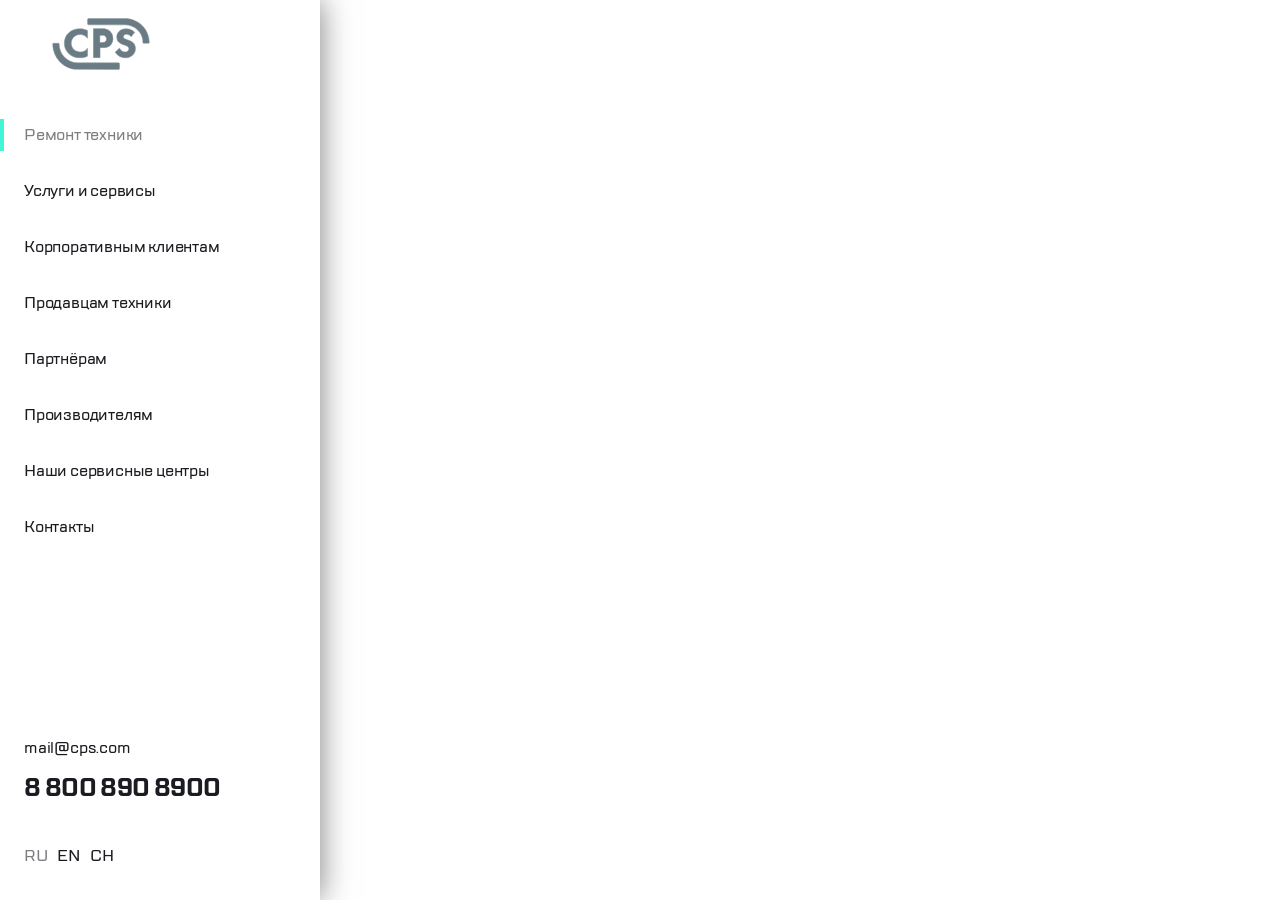
<file: task_4-1-3.html>
<!DOCTYPE html>
<html lang="ru">
  <head>
    <meta charset="UTF-8" />
    <meta name="viewport" content="width=device-width, initial-scale=1.0" />
    <link rel="stylesheet" href="TTLakes/stylesheet.css" />
    <link rel="stylesheet" href="task_4-1-3_styles.css" />
    <title>Mobile Menu</title>
  </head>
  <body>
    <div class="global-container">
      <div class="upper-container">
        <a href="#" class="upper-container__x-button">
          <img src="images/x-button.svg" alt="" />
        </a>
        <a href="#" class="upper-container__logo-img">
          <img src="images/logo.svg" alt="" />
        </a>
        <a href="#">
          <img src="images/search.svg" alt="" />
        </a>
      </div>

      <div class="main-content">
        <ul class="main-content__menu-list">
          <li class="main-content__menu-list--repair">
            <a href="#">Ремонт техники</a>
          </li>
          <li>
            <a href="#">Услуги и сервисы</a>
          </li>
          <li>
            <a href="#">Корпоративным клиентам</a>
          </li>
          <li>
            <a href="#">Продавцам техники</a>
          </li>
          <li>
            <a href="#">Партнёрам</a>
          </li>
          <li>
            <a href="#">Производителям</a>
          </li>
          <li>
            <a href="#">Наши сервисные центры</a>
          </li>
          <li>
            <a href="#">Контакты</a>
          </li>
        </ul>
      </div>

      <div class="bottom-container">
        <div class="bottom-container__icon-buttons">
          <a href="#"><img src="images/call.svg" alt="" /></a>
          <a href="#"><img src="images/chat.svg" alt="" /></a>
          <a href="#"><img src="images/profile.svg" alt="" /></a>
        </div>
        <p class="bottom-container__e-mail">
          <a href="mailto:mail@cps.com">mail@cps.com</a>
        </p>
        <p class="bottom-container__phone-number">
          <a href="tel:+78008908900">8 800 890 8900</a>
        </p>
        <p class="bottom-container__select-language">
          <span class="bottom-container__select-language--russian"
            ><a href="#">RU</a></span
          >
          <span class="bottom-container__select-language--english"
            ><a href="#">EN</a></span
          >
          <span class="bottom-container__select-language--chinese"
            ><a href="#">CH</a></span
          >
        </p>
      </div>
    </div>
  </body>
</html>
</file>
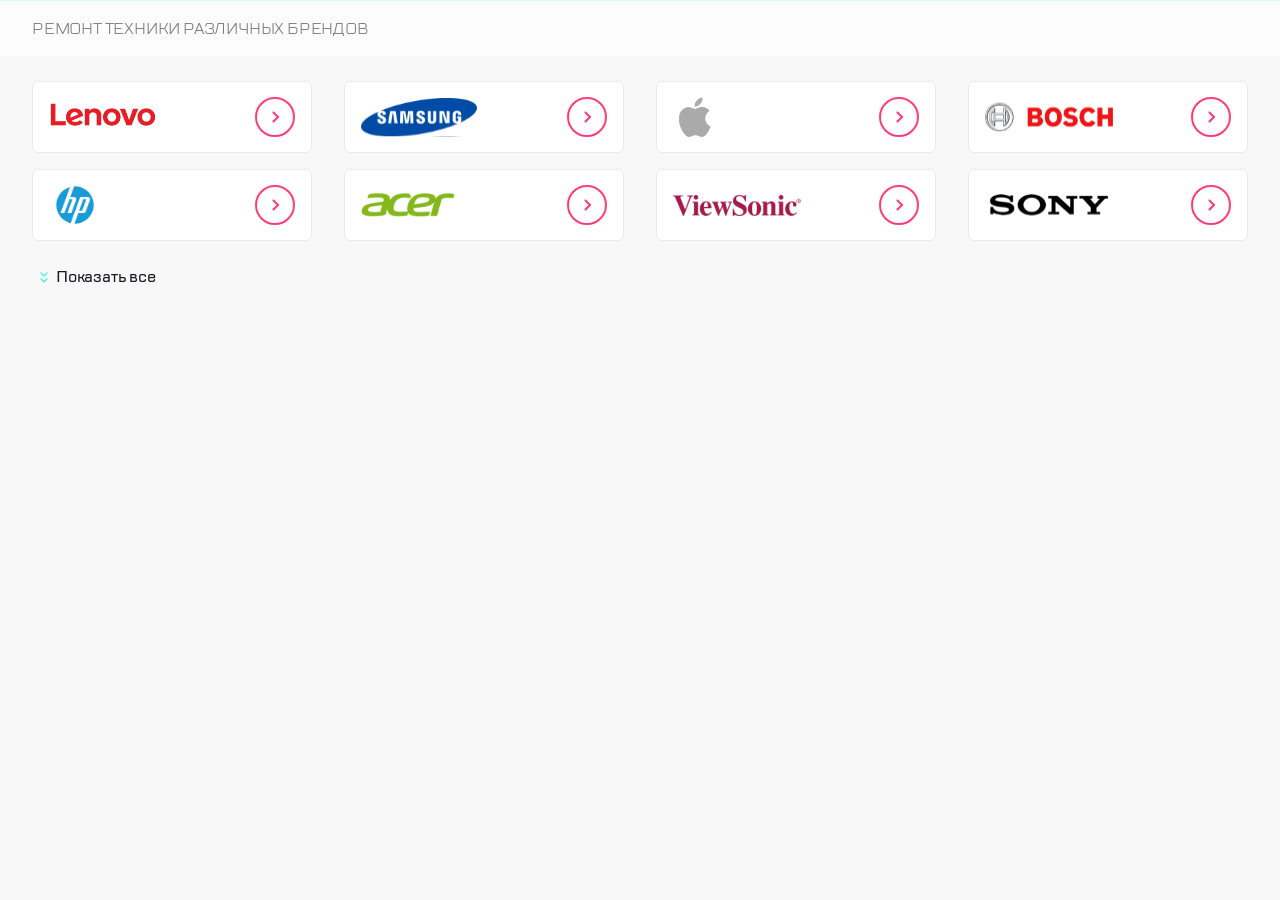
<file: task_5-1-3.html>
<!DOCTYPE html>
<html lang="ru">
  <head>
    <meta charset="UTF-8" />
    <meta name="viewport" content="width=device-width, initial-scale=1.0" />
    <title>Slider</title>
    <link
      rel="stylesheet"
      href="https://cdn.jsdelivr.net/npm/swiper@11/swiper-bundle.min.css"
    />
    <link rel="stylesheet" href="TTLakes/stylesheet.css" />
    <link rel="stylesheet" href="task_5-1-3_styles.css" />
  </head>
  <body>
    <header>РЕМОНТ ТЕХНИКИ РАЗЛИЧНЫХ БРЕНДОВ</header>

    <div class="swiper swiper-copy">
      <div class="swiper-wrapper swiper-wrapper-copy grid-container">
        <div class="swiper-slide swiper-slide-copy">
          <a href=""><img src="logos/lenovo.svg" alt="" /></a>
          <a href=""><img src="logos/go.svg" alt="" /></a>
        </div>
        <div class="swiper-slide swiper-slide-copy">
          <a href=""><img src="logos/samsung.svg" alt="" /></a>
          <a href=""><img src="logos/go.svg" alt="" /></a>
        </div>
        <div class="swiper-slide swiper-slide-copy">
          <a href=""><img src="logos/apple.svg" alt="" /></a>
          <a href=""><img src="logos/go.svg" alt="" /></a>
        </div>
        <div class="swiper-slide swiper-slide-copy">
          <a href=""><img src="logos/bosch.svg" alt="" /></a>
          <a href=""><img src="logos/go.svg" alt="" /></a>
        </div>
        <div class="swiper-slide swiper-slide-copy">
          <a href=""><img src="logos/hp.svg" alt="" /></a>
          <a href=""><img src="logos/go.svg" alt="" /></a>
        </div>
        <div class="swiper-slide swiper-slide-copy">
          <a href=""><img src="logos/acer.svg" alt="" /></a>
          <a href=""><img src="logos/go.svg" alt="" /></a>
        </div>
        <div class="swiper-slide swiper-slide-copy">
          <a href=""><img src="logos/viewsonic.svg" alt="" /></a>
          <a href=""><img src="logos/go.svg" alt="" /></a>
        </div>
        <div class="swiper-slide swiper-slide-copy">
          <a href=""><img src="logos/sony.svg" alt="" /></a>
          <a href=""><img src="logos/go.svg" alt="" /></a>
        </div>
        <div class="swiper-slide swiper-slide-copy">
          <a href=""><img src="logos/lenovo.svg" alt="" /></a>
          <a href=""><img src="logos/go.svg" alt="" /></a>
        </div>
        <div class="swiper-slide swiper-slide-copy">
          <a href=""><img src="logos/samsung.svg" alt="" /></a>
          <a href=""><img src="logos/go.svg" alt="" /></a>
        </div>
        <div class="swiper-slide swiper-slide-copy">
          <a href=""><img src="logos/apple.svg" alt="" /></a>
          <a href=""><img src="logos/go.svg" alt="" /></a>
        </div>
      </div>
      <div class="fade">
        <img height="72px" src="logos/fade_copy.png" alt="" />
      </div>
      <div class="swiper-pagination"></div>
    </div>
    <div class="show-more-wrapper">
      <img src="logos/expand.svg" alt="" />
      <a class="show-more" href="">Показать все</a>
    </div>
    <script src="https://cdn.jsdelivr.net/npm/swiper@11/swiper-bundle.min.js"></script>
    <script src="task_5-1-3_script-1.js"></script>
    <script src="task_5-1-3_script-2.js"></script>
  </body>
</html>
</file>
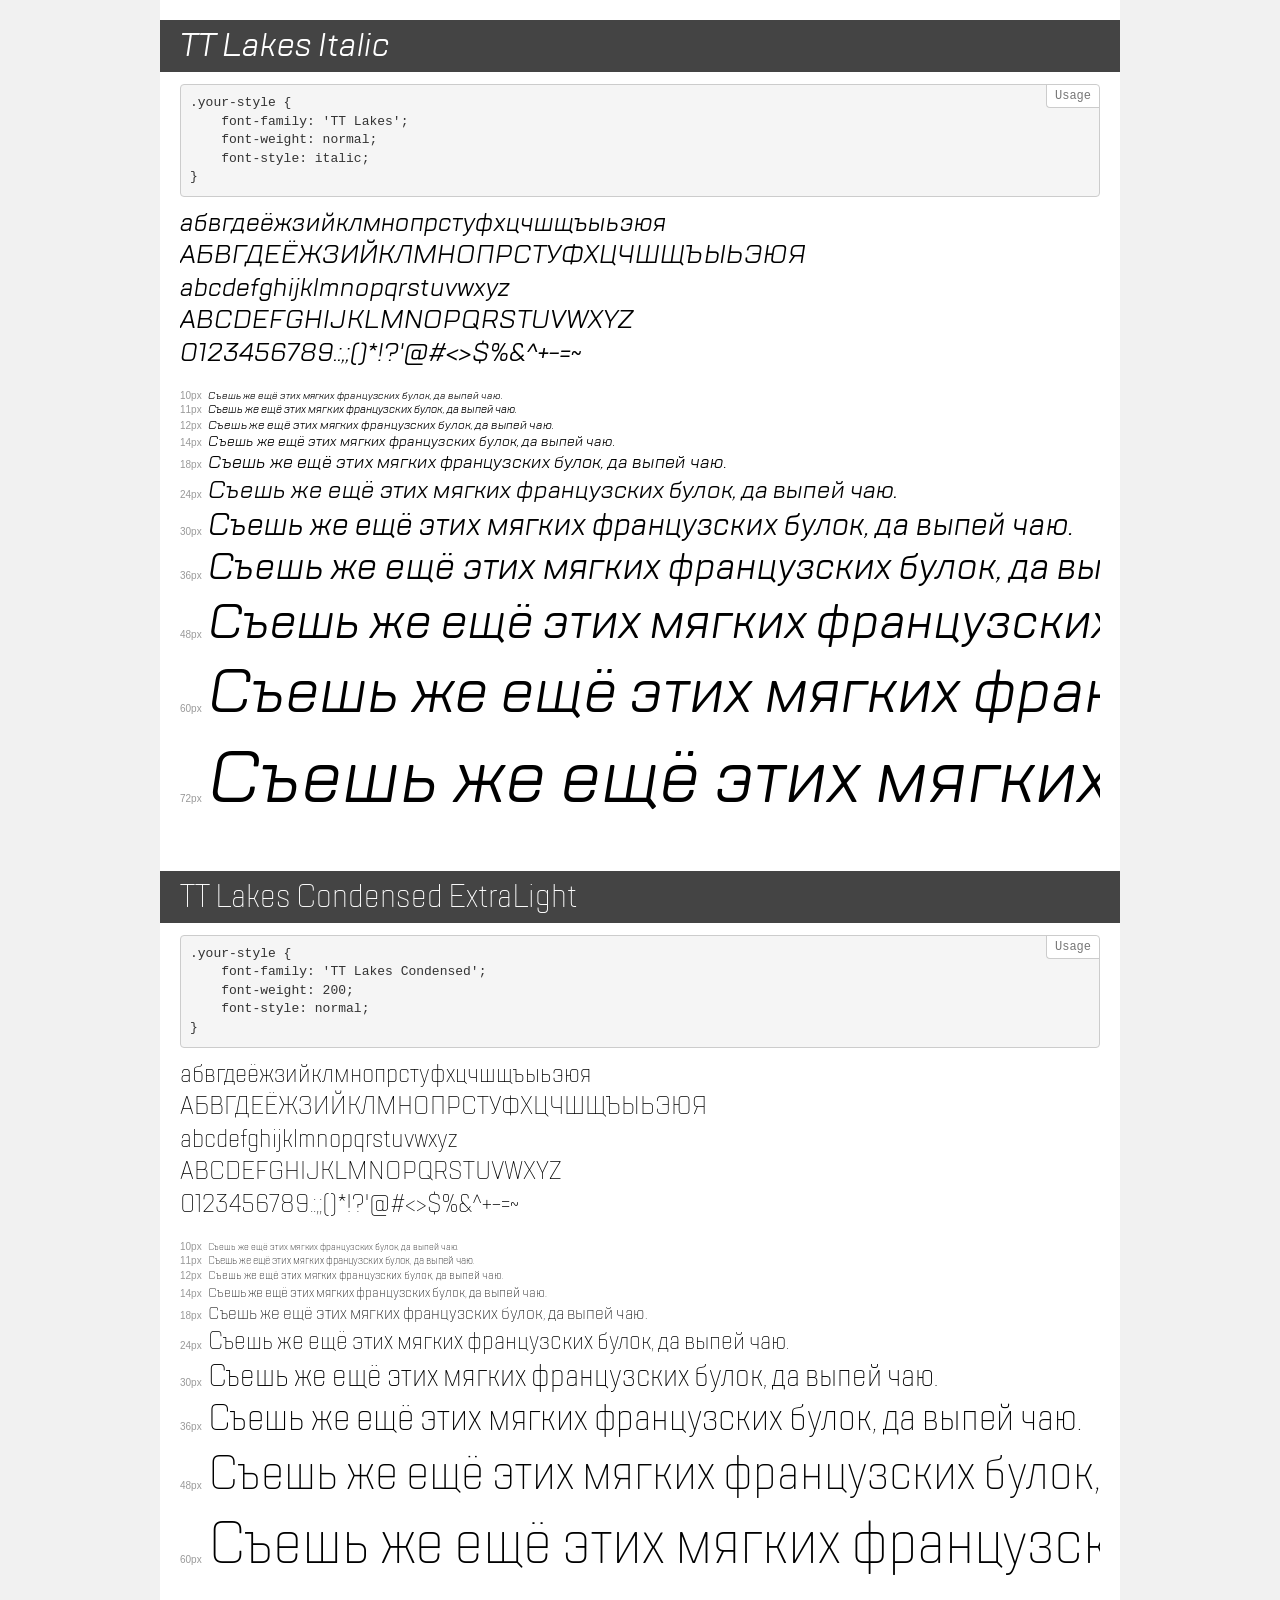
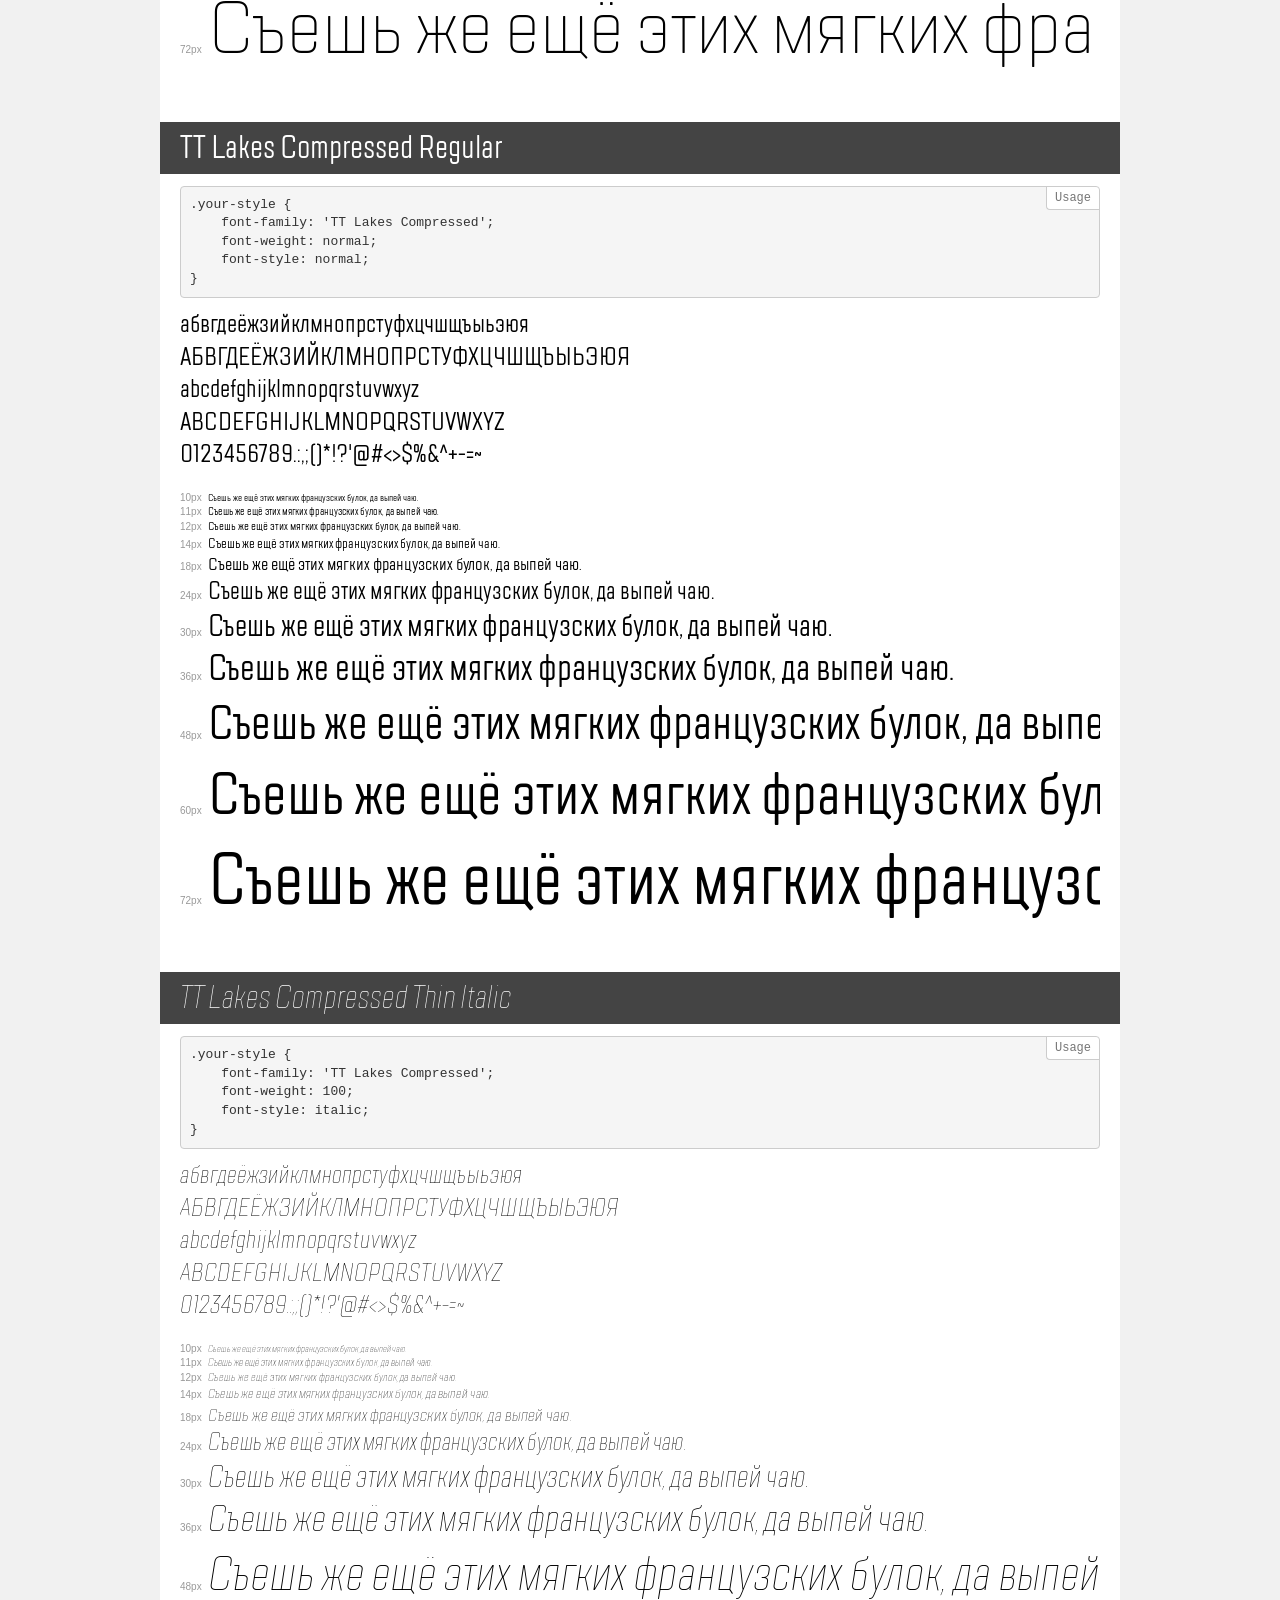
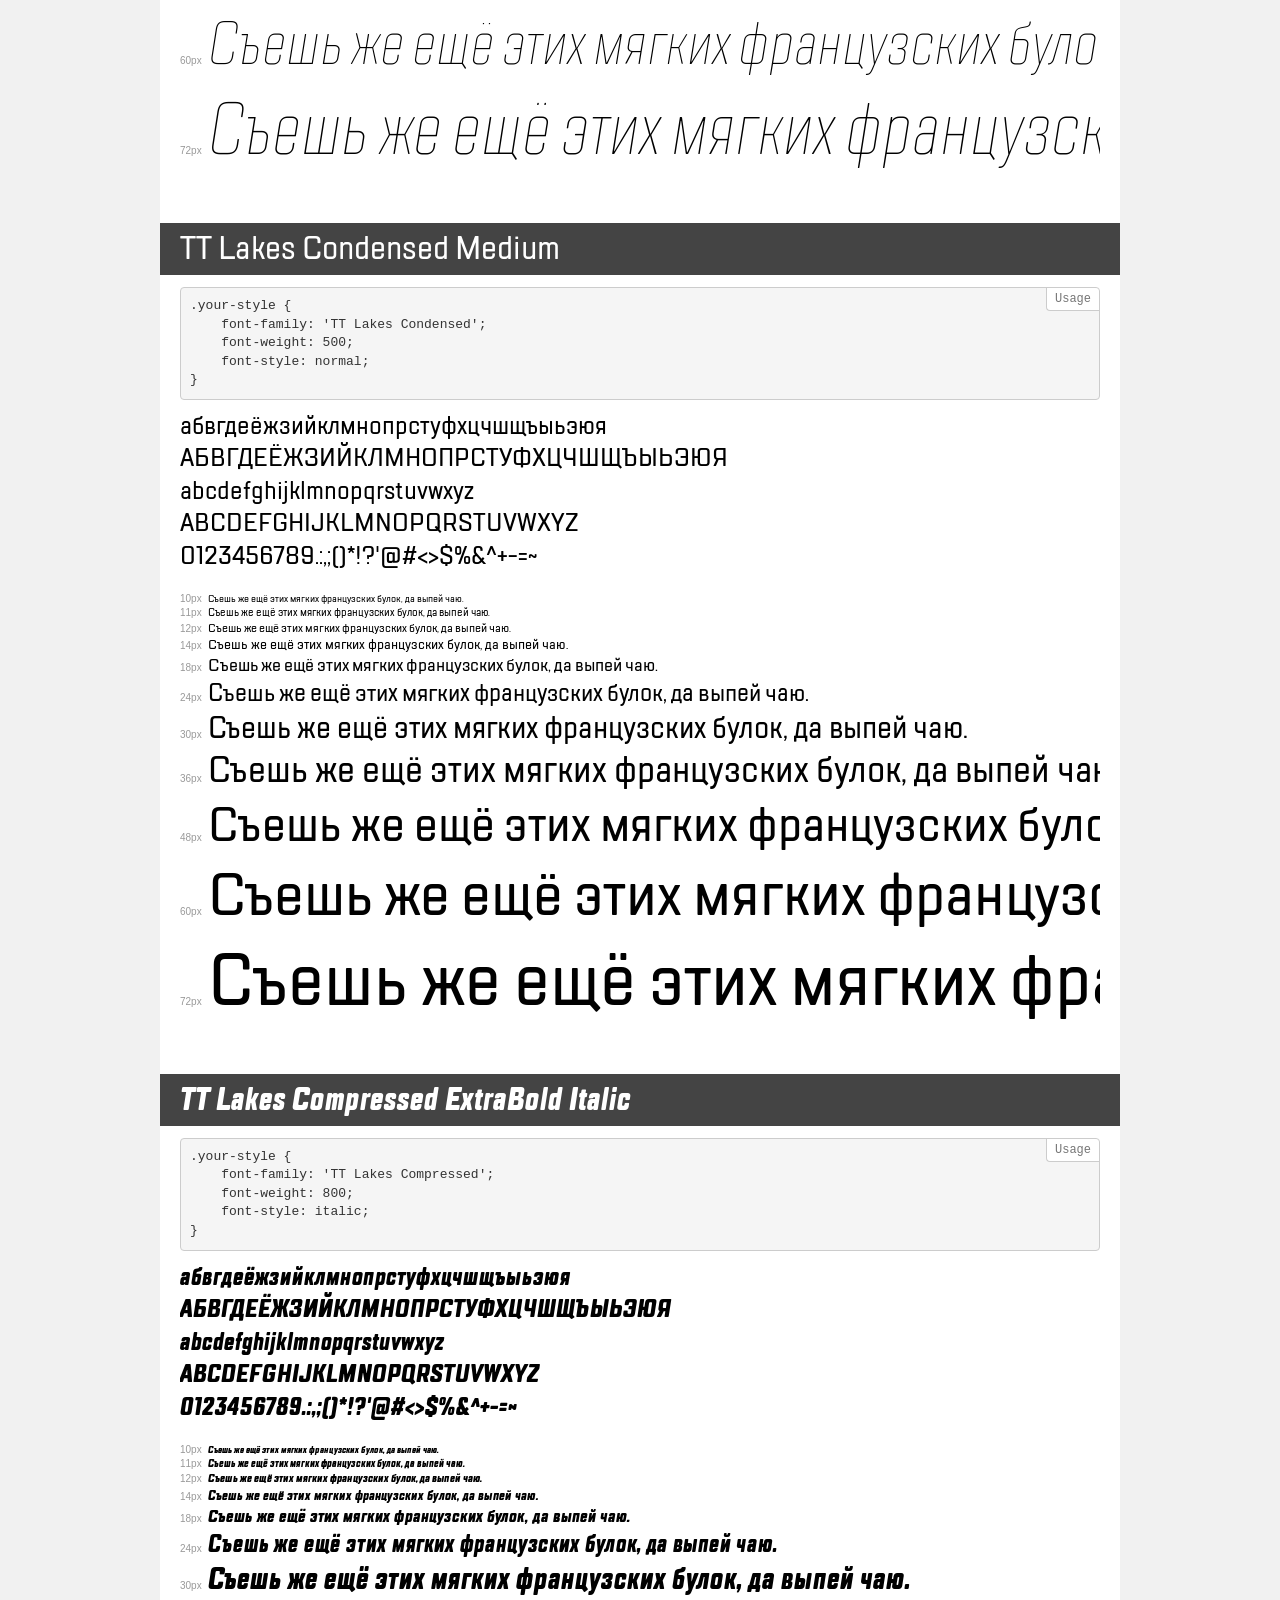
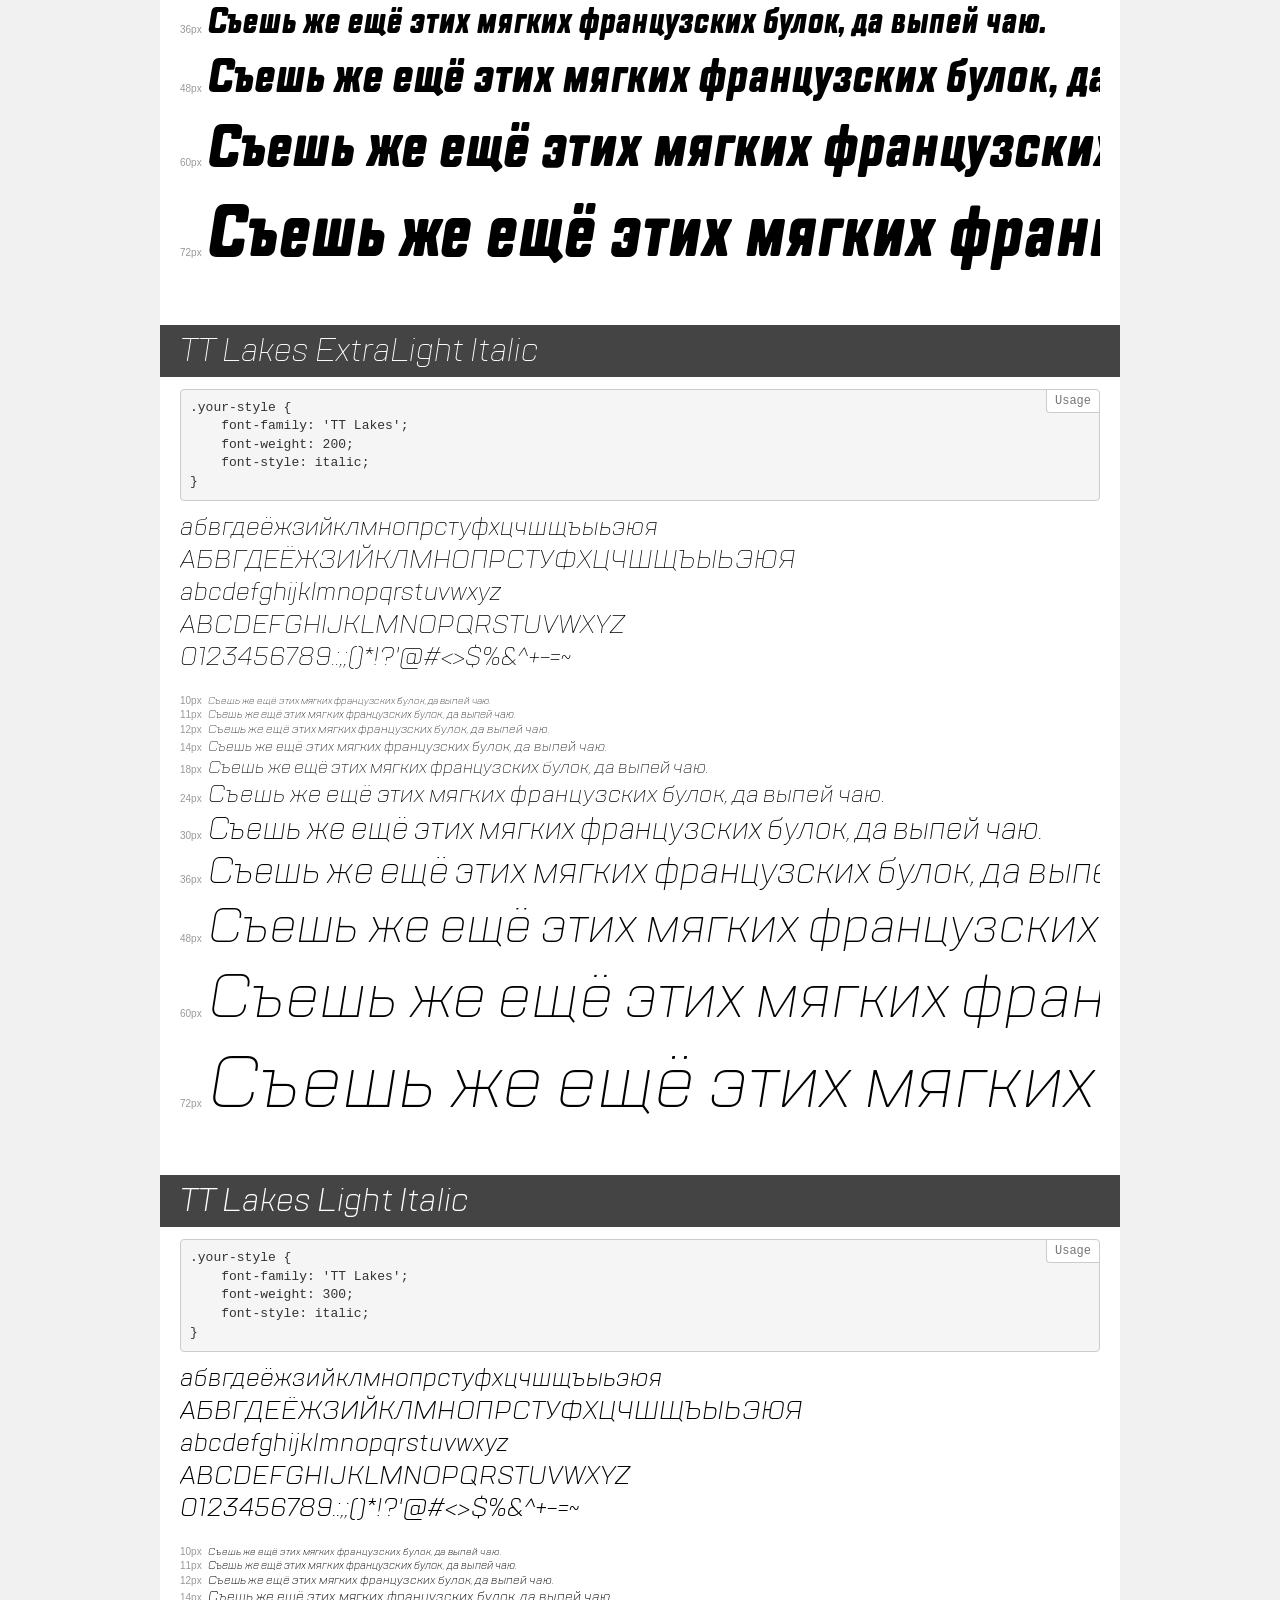
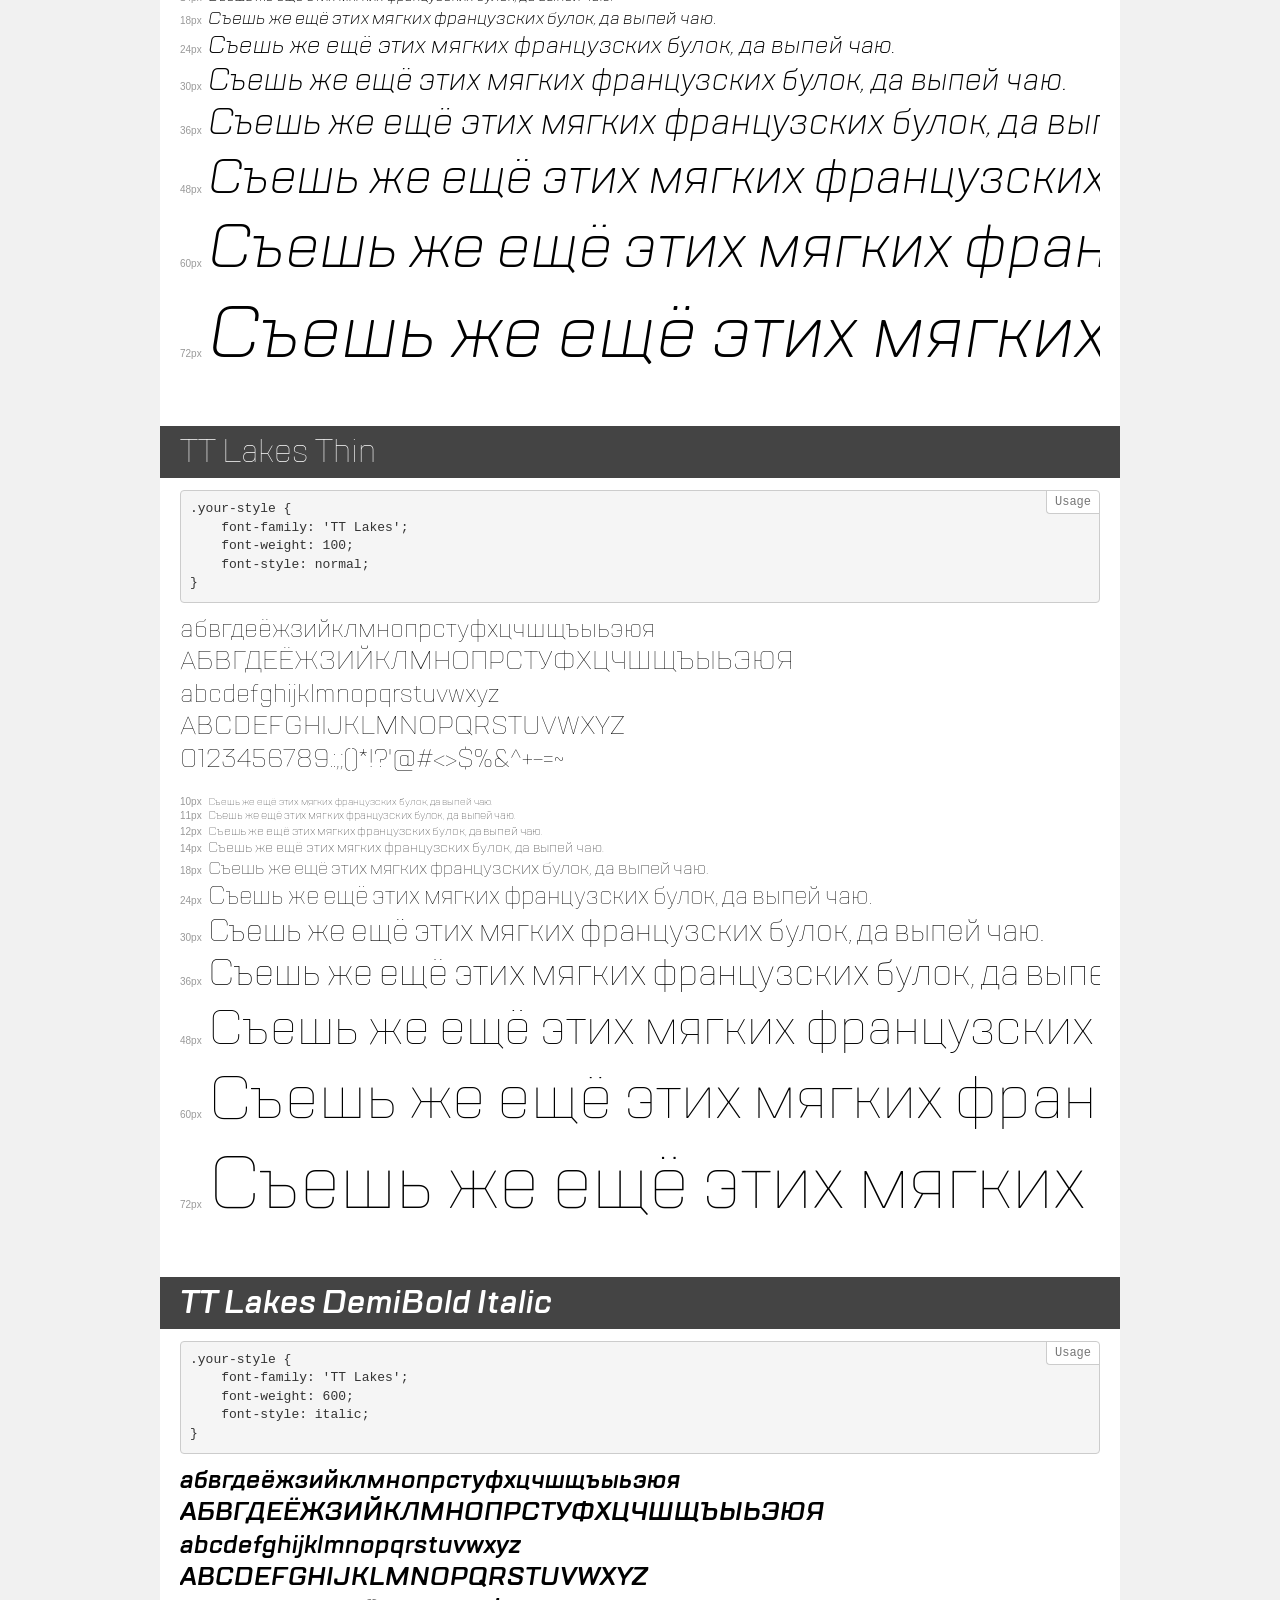
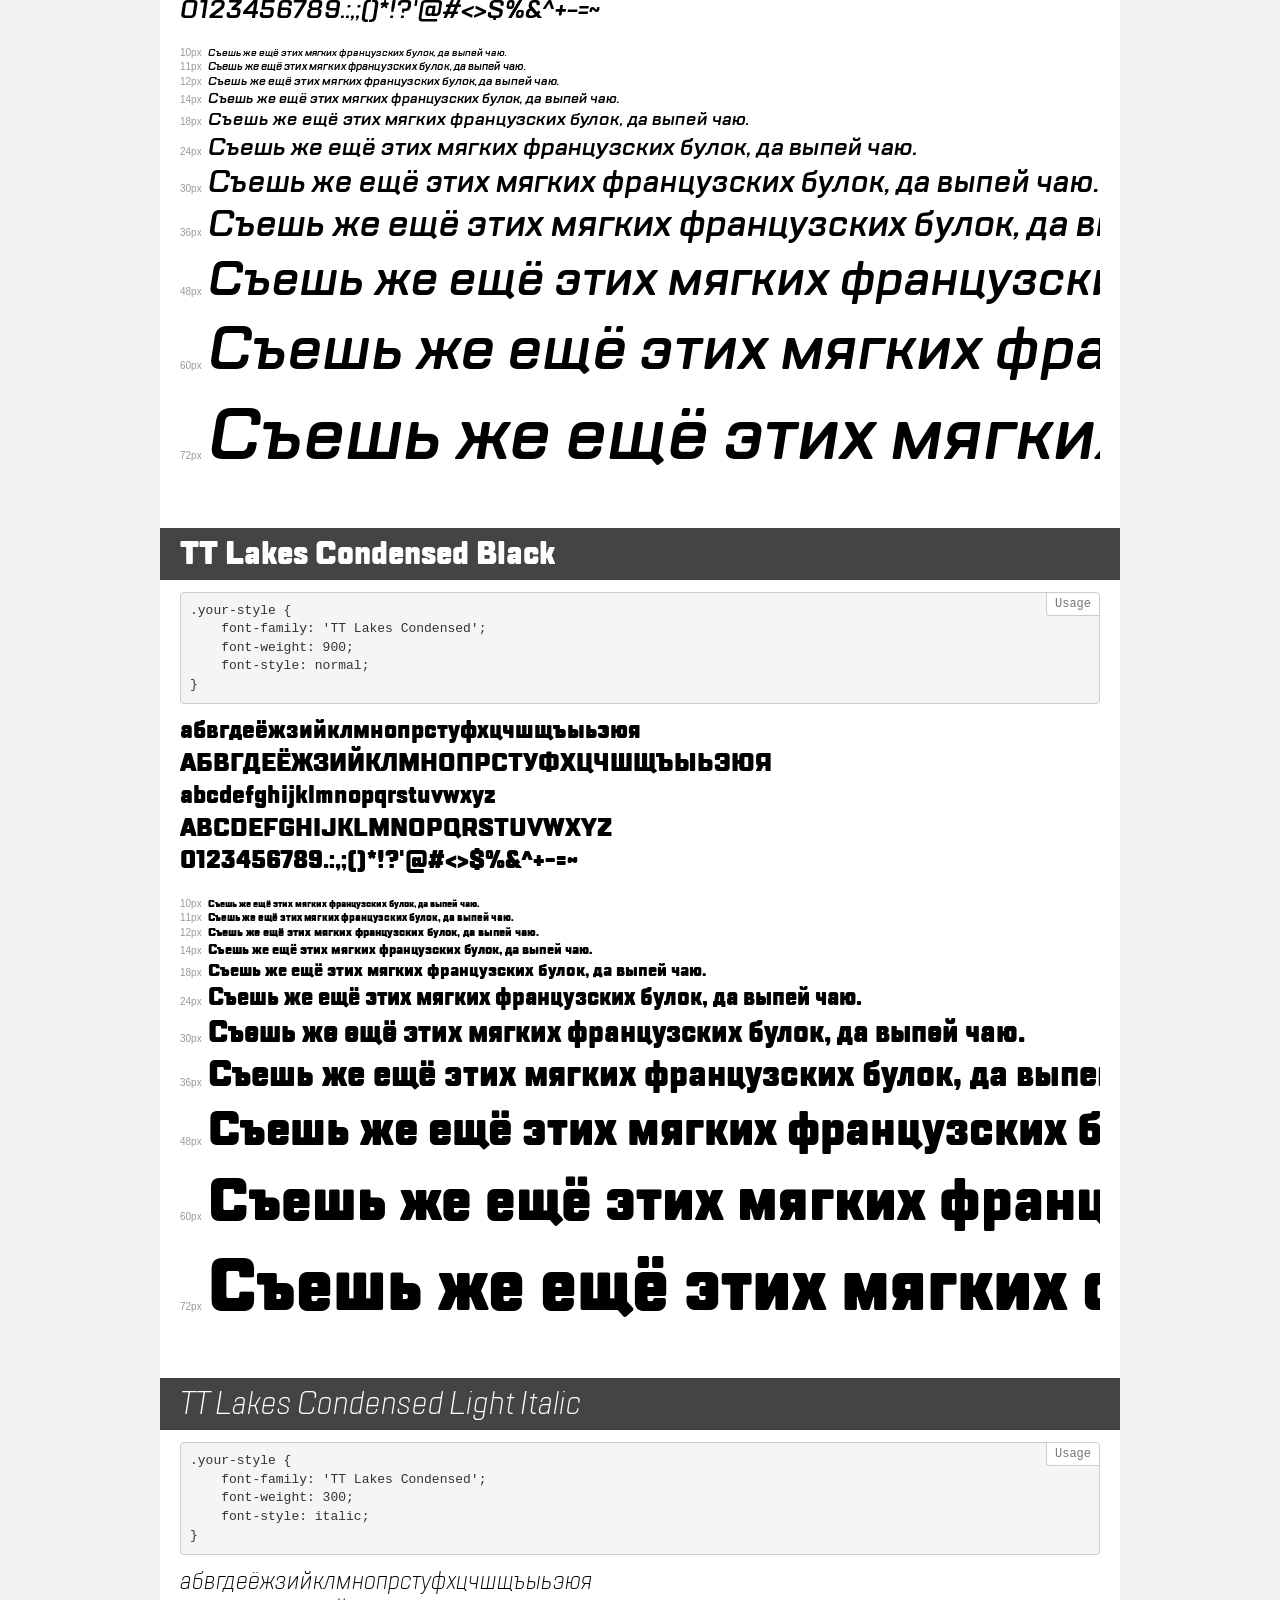
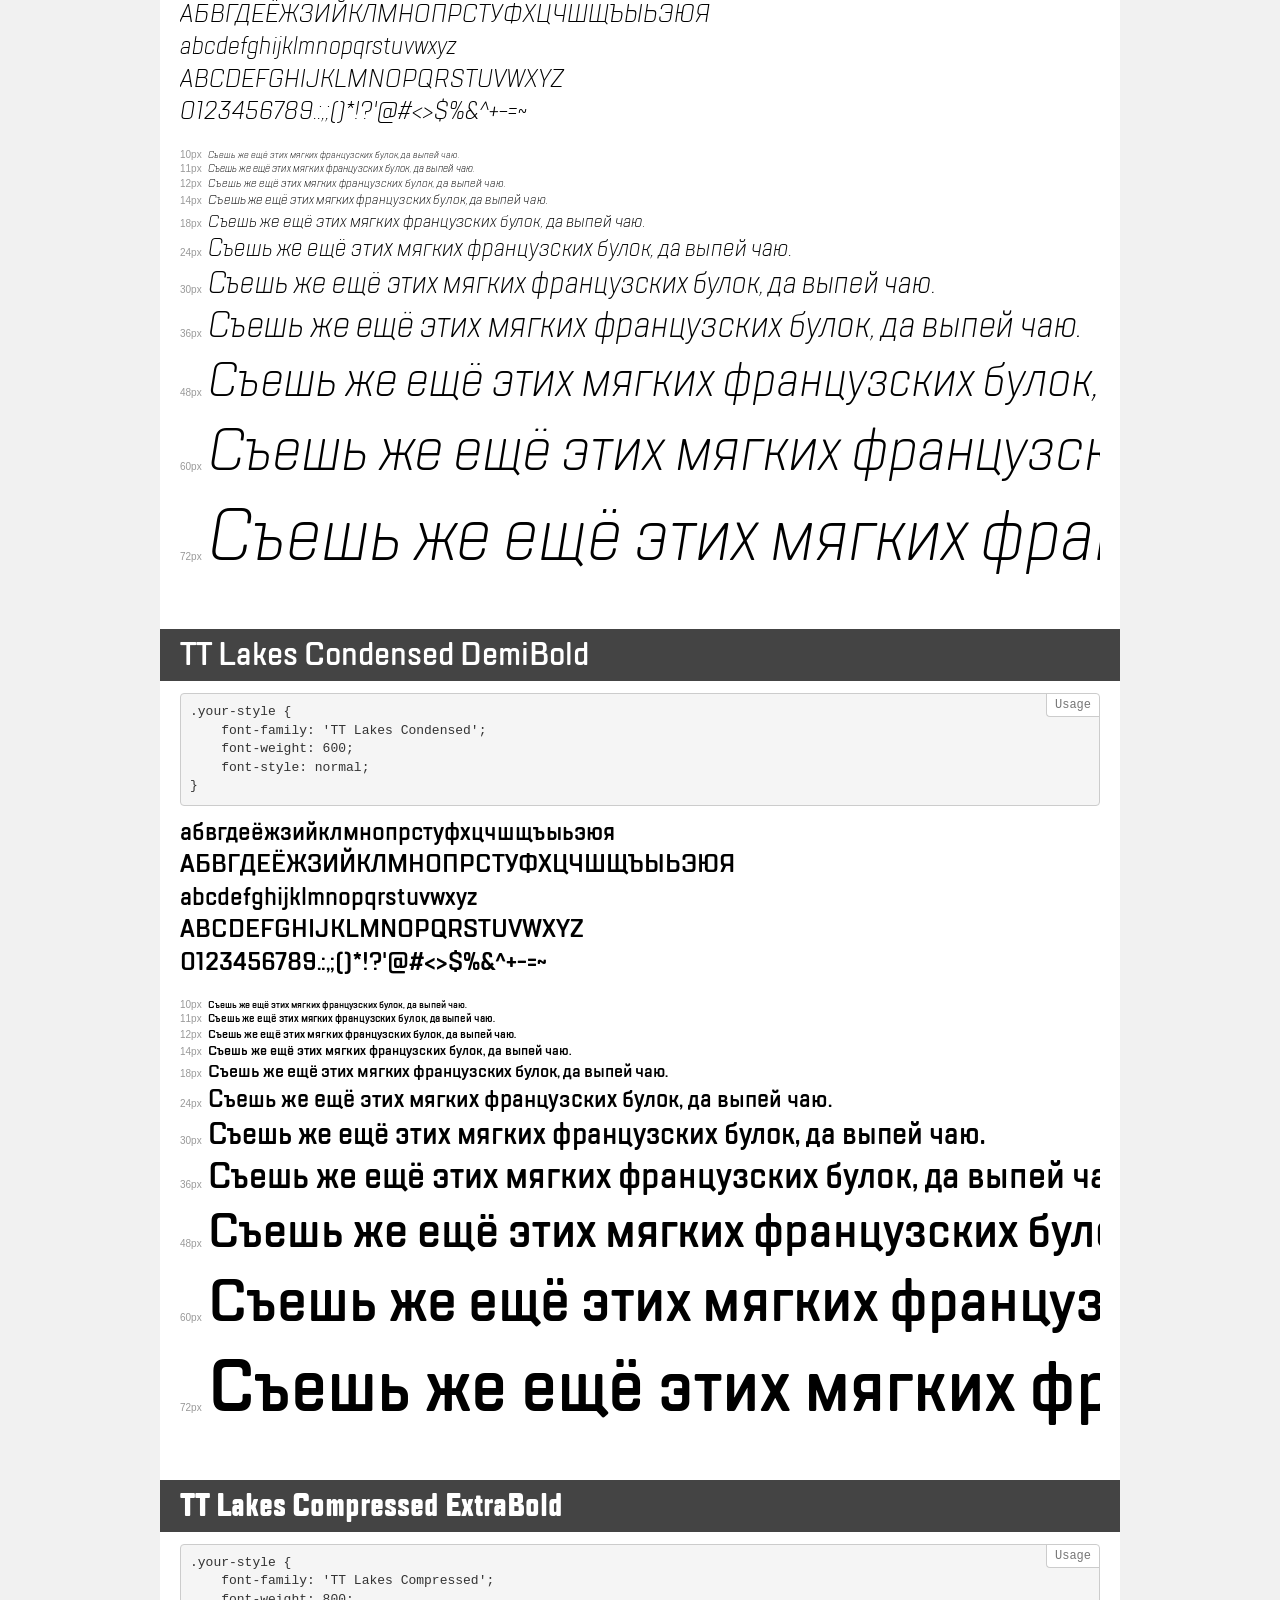
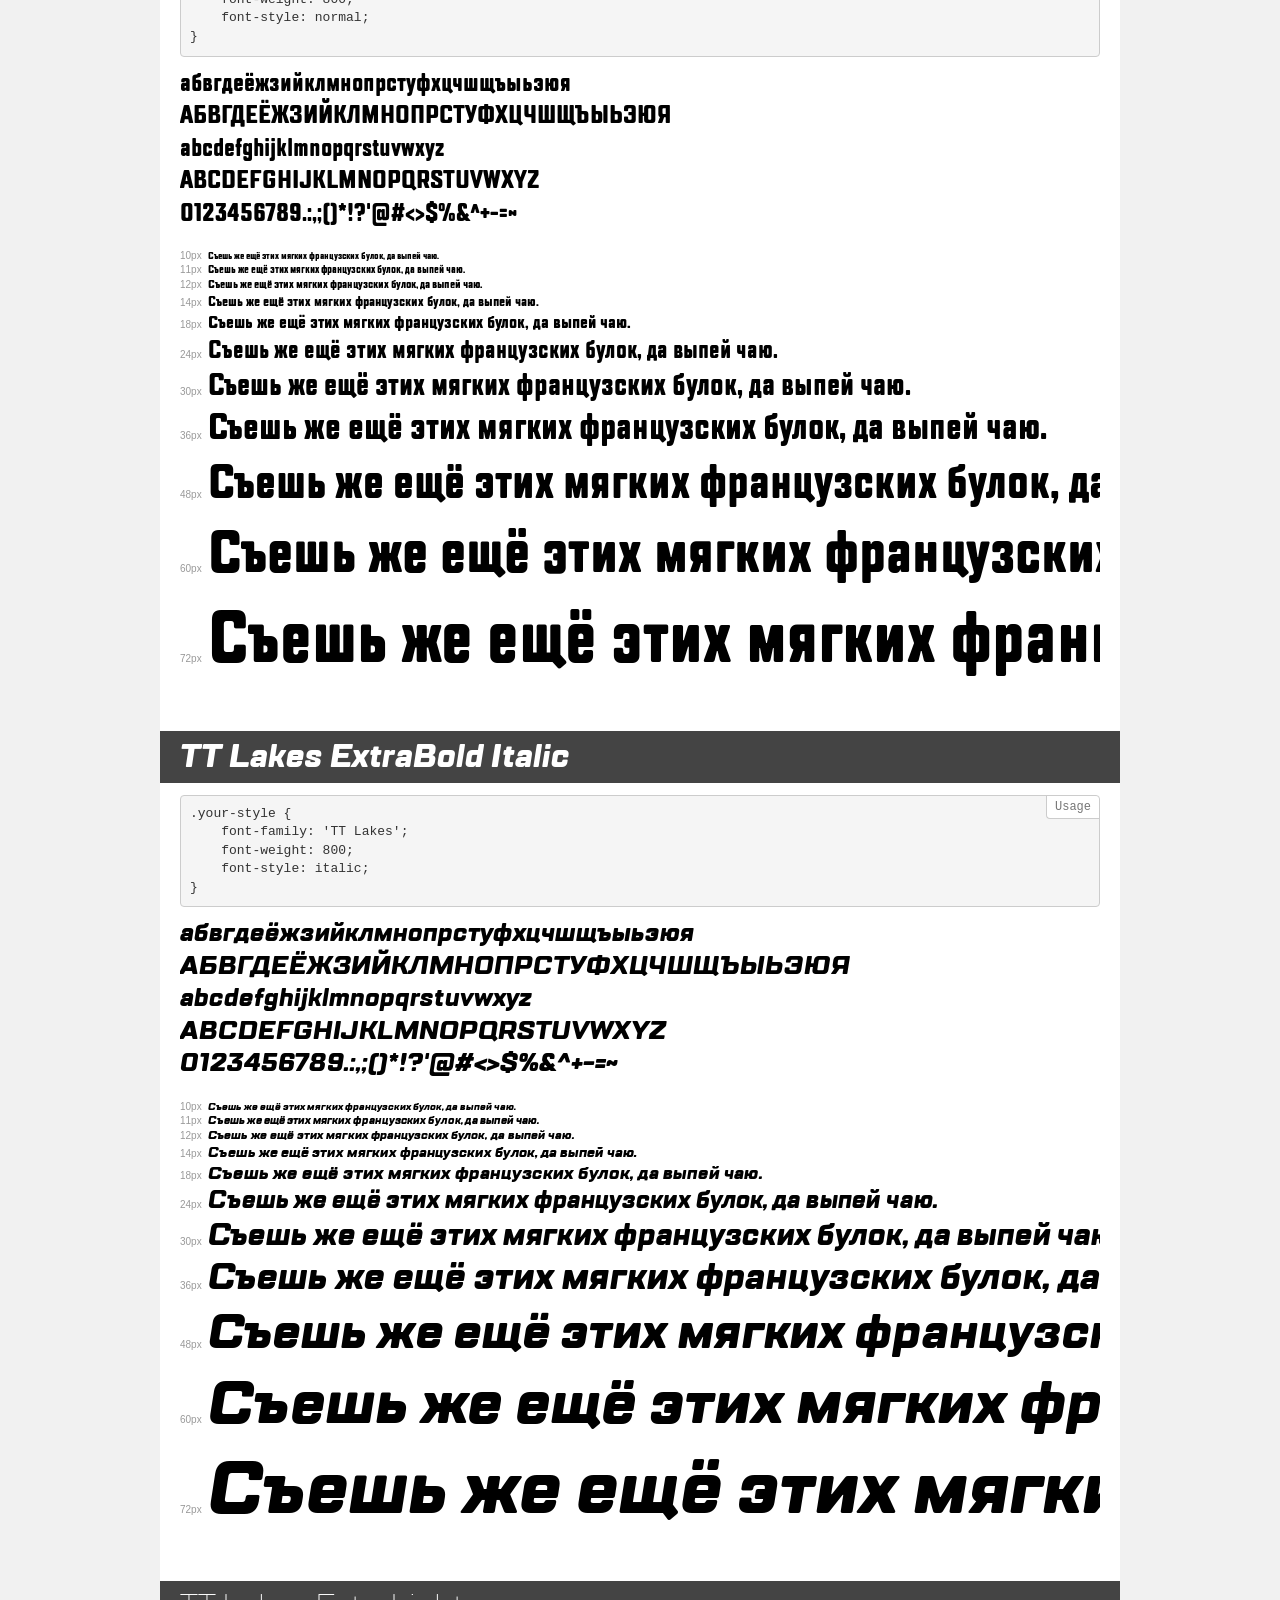
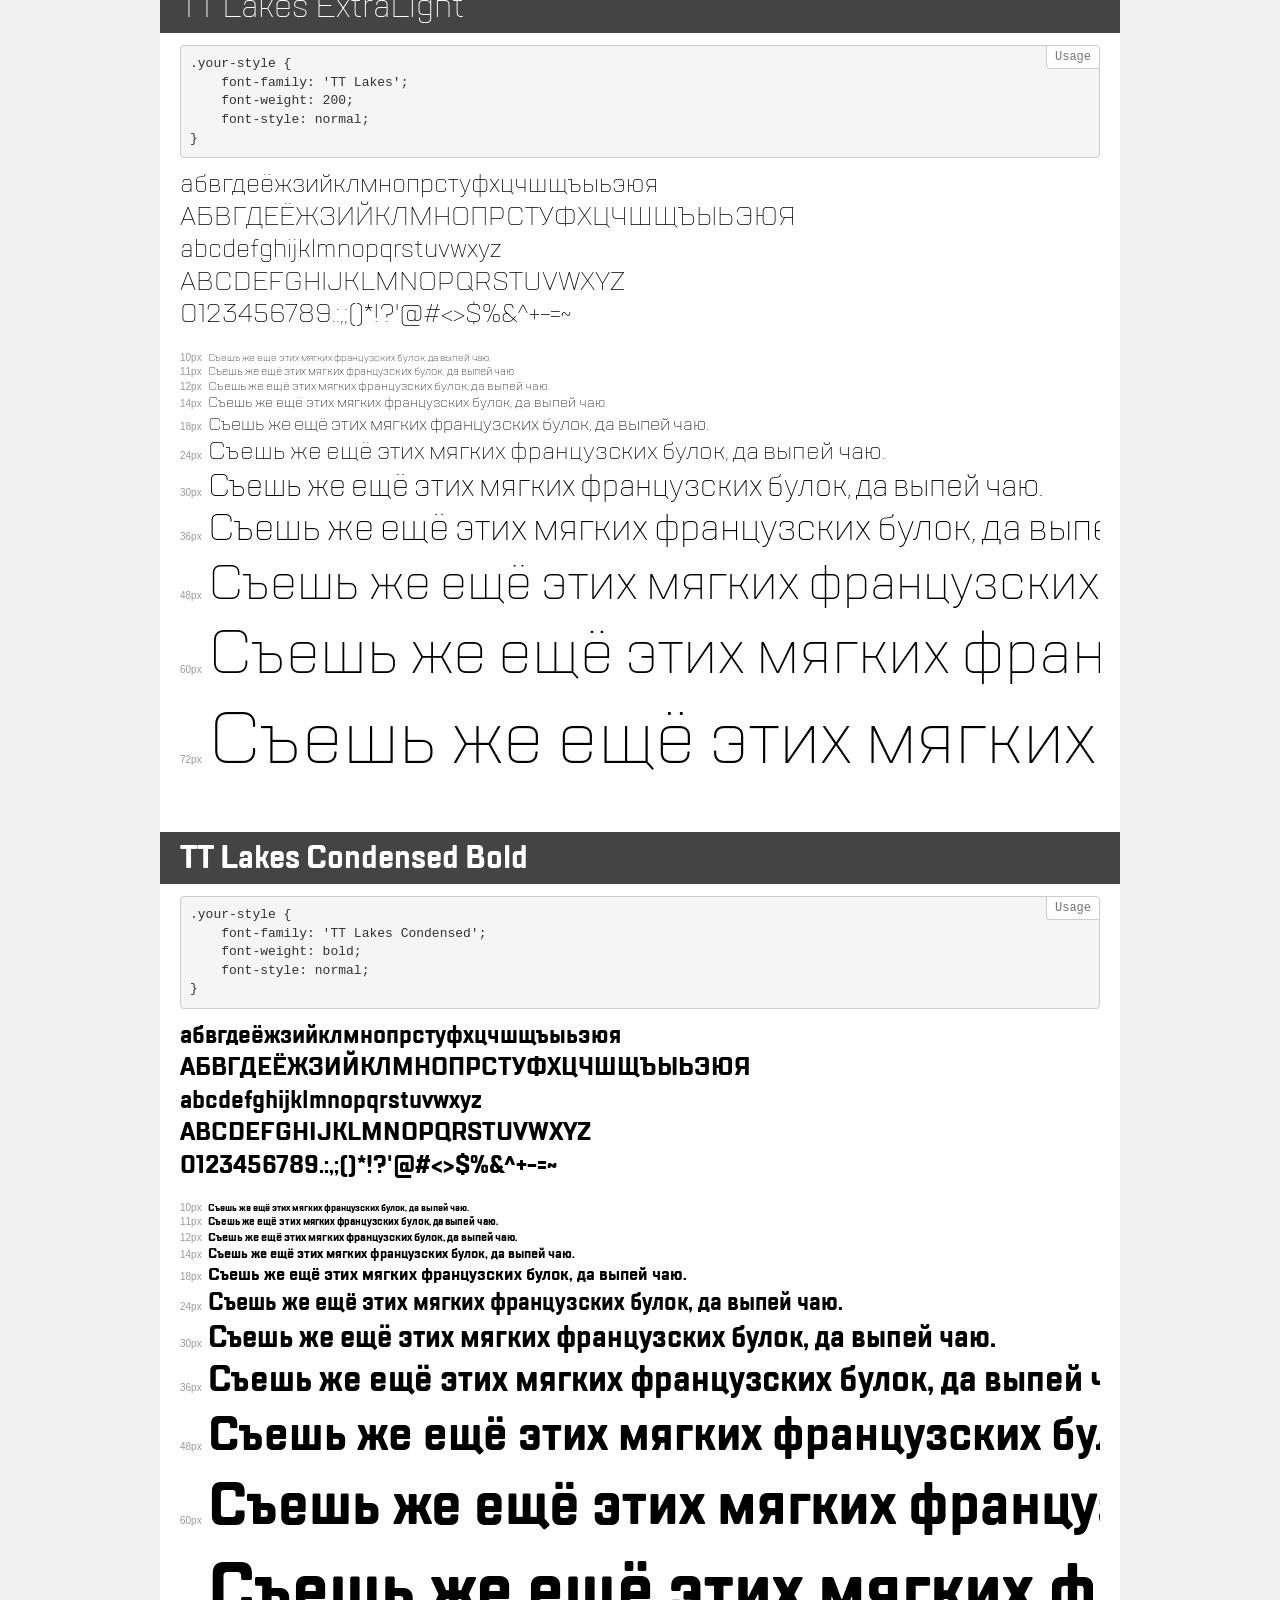
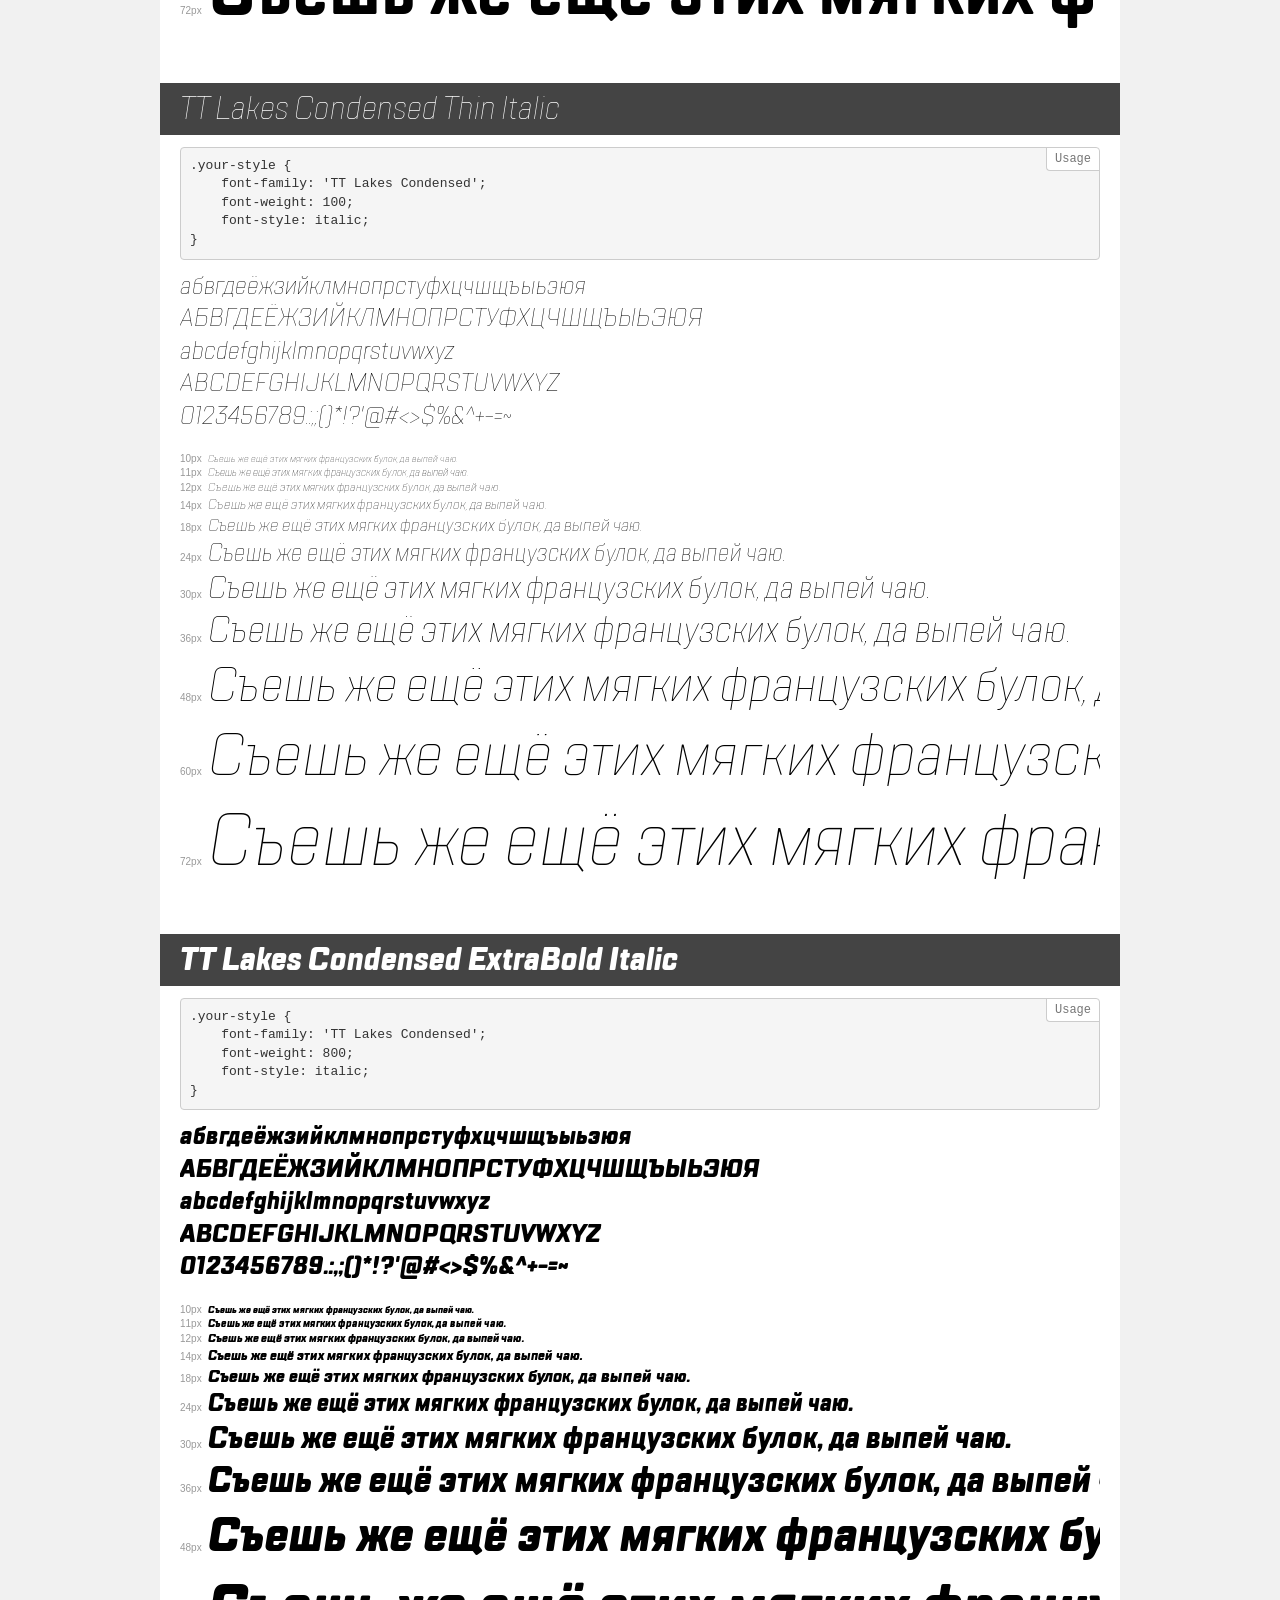
<file: TTLakes/demo.html>
<!DOCTYPE html>
<html>
<head>
    <meta charset="utf-8">
    <meta http-equiv="X-UA-Compatible" content="IE=edge">
    <meta name="viewport" content="width=device-width, initial-scale=1">
    <meta name="robots" content="noindex, noarchive">
    <meta name="format-detection" content="telephone=no">
    <title>Transfonter demo</title>
    <link href="stylesheet.css" rel="stylesheet">
    <style>
        /*
        http://meyerweb.com/eric/tools/css/reset/
        v2.0 | 20110126
        License: none (public domain)
        */
        html, body, div, span, applet, object, iframe,
        h1, h2, h3, h4, h5, h6, p, blockquote, pre,
        a, abbr, acronym, address, big, cite, code,
        del, dfn, em, img, ins, kbd, q, s, samp,
        small, strike, strong, sub, sup, tt, var,
        b, u, i, center,
        dl, dt, dd, ol, ul, li,
        fieldset, form, label, legend,
        table, caption, tbody, tfoot, thead, tr, th, td,
        article, aside, canvas, details, embed,
        figure, figcaption, footer, header, hgroup,
        menu, nav, output, ruby, section, summary,
        time, mark, audio, video {
            margin: 0;
            padding: 0;
            border: 0;
            font-size: 100%;
            font: inherit;
            vertical-align: baseline;
        }
        /* HTML5 display-role reset for older browsers */
        article, aside, details, figcaption, figure,
        footer, header, hgroup, menu, nav, section {
            display: block;
        }
        body {
            line-height: 1;
        }
        ol, ul {
            list-style: none;
        }
        blockquote, q {
            quotes: none;
        }
        blockquote:before, blockquote:after,
        q:before, q:after {
            content: '';
            content: none;
        }
        table {
            border-collapse: collapse;
            border-spacing: 0;
        }
        /* common styles */
        body {
            background: #f1f1f1;
            color: #000;
        }
        .page {
            background: #fff;
            width: 920px;
            margin: 0 auto;
            padding: 20px 20px 0 20px;
            overflow: hidden;
        }
        .font-container {
            overflow-x: auto;
            overflow-y: hidden;
            margin-bottom: 40px;
            line-height: 1.3;
            white-space: nowrap;
            padding-bottom: 5px;
        }
        h1 {
            position: relative;
            background: #444;
            font-size: 32px;
            color: #fff;
            padding: 10px 20px;
            margin: 0 -20px 12px -20px;
        }
        .letters {
            font-size: 25px;
            margin-bottom: 20px;
        }
        .s10:before {
            content: '10px';
        }
        .s11:before {
            content: '11px';
        }
        .s12:before {
            content: '12px';
        }
        .s14:before {
            content: '14px';
        }
        .s18:before {
            content: '18px';
        }
        .s24:before {
            content: '24px';
        }
        .s30:before {
            content: '30px';
        }
        .s36:before {
            content: '36px';
        }
        .s48:before {
            content: '48px';
        }
        .s60:before {
            content: '60px';
        }
        .s72:before {
            content: '72px';
        }
        .s10:before, .s11:before, .s12:before, .s14:before,
        .s18:before, .s24:before, .s30:before, .s36:before,
        .s48:before, .s60:before, .s72:before {
            font-family: Arial, sans-serif;
            font-size: 10px;
            font-weight: normal;
            font-style: normal;
            color: #999;
            padding-right: 6px;
        }
        pre {
            display: block;
            position: relative;
            padding: 9px;
            margin: 0 0 10px;
            font-family: Monaco, Menlo, Consolas, "Courier New", monospace !important;
            font-size: 13px;
            line-height: 1.428571429;
            color: #333;
            font-weight: normal !important;
            font-style: normal !important;
            background-color: #f5f5f5;
            border: 1px solid #ccc;
            overflow-x: auto;
            border-radius: 4px;
        }
        pre:after {
            display: block;
            position: absolute;
            right: 0;
            top: 0;
            content: 'Usage';
            line-height: 1;
            padding: 5px 8px;
            font-size: 12px;
            color: #767676;
            background-color: #fff;
            border: 1px solid #ccc;
            border-right: none;
            border-top: none;
            border-radius: 0 4px 0 4px;
            z-index: 10;
        }
        /* responsive */
        @media (max-width: 959px) {
            .page {
                width: auto;
                margin: 0;
            }
        }
    </style>
</head>
<body>
<div class="page">
    <div class="demo" style="font-family: 'TT Lakes'; font-weight: normal; font-style: italic;">
        <h1>TT Lakes Italic</h1>
        <pre>.your-style {
    font-family: 'TT Lakes';
    font-weight: normal;
    font-style: italic;
}</pre>
        <div class="font-container">
            <p class="letters">
                абвгдеёжзийклмнопрстуфхцчшщъыьэюя<br>
АБВГДЕЁЖЗИЙКЛМНОПРСТУФХЦЧШЩЪЫЬЭЮЯ<br>
abcdefghijklmnopqrstuvwxyz<br>
ABCDEFGHIJKLMNOPQRSTUVWXYZ<br>
                0123456789.:,;()*!?'@#<>$%&^+-=~
            </p>
            <p class="s10" style="font-size: 10px;">Съешь же ещё этих мягких французских булок, да выпей чаю.</p>
            <p class="s11" style="font-size: 11px;">Съешь же ещё этих мягких французских булок, да выпей чаю.</p>
            <p class="s12" style="font-size: 12px;">Съешь же ещё этих мягких французских булок, да выпей чаю.</p>
            <p class="s14" style="font-size: 14px;">Съешь же ещё этих мягких французских булок, да выпей чаю.</p>
            <p class="s18" style="font-size: 18px;">Съешь же ещё этих мягких французских булок, да выпей чаю.</p>
            <p class="s24" style="font-size: 24px;">Съешь же ещё этих мягких французских булок, да выпей чаю.</p>
            <p class="s30" style="font-size: 30px;">Съешь же ещё этих мягких французских булок, да выпей чаю.</p>
            <p class="s36" style="font-size: 36px;">Съешь же ещё этих мягких французских булок, да выпей чаю.</p>
            <p class="s48" style="font-size: 48px;">Съешь же ещё этих мягких французских булок, да выпей чаю.</p>
            <p class="s60" style="font-size: 60px;">Съешь же ещё этих мягких французских булок, да выпей чаю.</p>
            <p class="s72" style="font-size: 72px;">Съешь же ещё этих мягких французских булок, да выпей чаю.</p>
        </div>
    </div>
    <div class="demo" style="font-family: 'TT Lakes Condensed'; font-weight: 200; font-style: normal;">
        <h1>TT Lakes Condensed ExtraLight</h1>
        <pre>.your-style {
    font-family: 'TT Lakes Condensed';
    font-weight: 200;
    font-style: normal;
}</pre>
        <div class="font-container">
            <p class="letters">
                абвгдеёжзийклмнопрстуфхцчшщъыьэюя<br>
АБВГДЕЁЖЗИЙКЛМНОПРСТУФХЦЧШЩЪЫЬЭЮЯ<br>
abcdefghijklmnopqrstuvwxyz<br>
ABCDEFGHIJKLMNOPQRSTUVWXYZ<br>
                0123456789.:,;()*!?'@#<>$%&^+-=~
            </p>
            <p class="s10" style="font-size: 10px;">Съешь же ещё этих мягких французских булок, да выпей чаю.</p>
            <p class="s11" style="font-size: 11px;">Съешь же ещё этих мягких французских булок, да выпей чаю.</p>
            <p class="s12" style="font-size: 12px;">Съешь же ещё этих мягких французских булок, да выпей чаю.</p>
            <p class="s14" style="font-size: 14px;">Съешь же ещё этих мягких французских булок, да выпей чаю.</p>
            <p class="s18" style="font-size: 18px;">Съешь же ещё этих мягких французских булок, да выпей чаю.</p>
            <p class="s24" style="font-size: 24px;">Съешь же ещё этих мягких французских булок, да выпей чаю.</p>
            <p class="s30" style="font-size: 30px;">Съешь же ещё этих мягких французских булок, да выпей чаю.</p>
            <p class="s36" style="font-size: 36px;">Съешь же ещё этих мягких французских булок, да выпей чаю.</p>
            <p class="s48" style="font-size: 48px;">Съешь же ещё этих мягких французских булок, да выпей чаю.</p>
            <p class="s60" style="font-size: 60px;">Съешь же ещё этих мягких французских булок, да выпей чаю.</p>
            <p class="s72" style="font-size: 72px;">Съешь же ещё этих мягких французских булок, да выпей чаю.</p>
        </div>
    </div>
    <div class="demo" style="font-family: 'TT Lakes Compressed'; font-weight: normal; font-style: normal;">
        <h1>TT Lakes Compressed Regular</h1>
        <pre>.your-style {
    font-family: 'TT Lakes Compressed';
    font-weight: normal;
    font-style: normal;
}</pre>
        <div class="font-container">
            <p class="letters">
                абвгдеёжзийклмнопрстуфхцчшщъыьэюя<br>
АБВГДЕЁЖЗИЙКЛМНОПРСТУФХЦЧШЩЪЫЬЭЮЯ<br>
abcdefghijklmnopqrstuvwxyz<br>
ABCDEFGHIJKLMNOPQRSTUVWXYZ<br>
                0123456789.:,;()*!?'@#<>$%&^+-=~
            </p>
            <p class="s10" style="font-size: 10px;">Съешь же ещё этих мягких французских булок, да выпей чаю.</p>
            <p class="s11" style="font-size: 11px;">Съешь же ещё этих мягких французских булок, да выпей чаю.</p>
            <p class="s12" style="font-size: 12px;">Съешь же ещё этих мягких французских булок, да выпей чаю.</p>
            <p class="s14" style="font-size: 14px;">Съешь же ещё этих мягких французских булок, да выпей чаю.</p>
            <p class="s18" style="font-size: 18px;">Съешь же ещё этих мягких французских булок, да выпей чаю.</p>
            <p class="s24" style="font-size: 24px;">Съешь же ещё этих мягких французских булок, да выпей чаю.</p>
            <p class="s30" style="font-size: 30px;">Съешь же ещё этих мягких французских булок, да выпей чаю.</p>
            <p class="s36" style="font-size: 36px;">Съешь же ещё этих мягких французских булок, да выпей чаю.</p>
            <p class="s48" style="font-size: 48px;">Съешь же ещё этих мягких французских булок, да выпей чаю.</p>
            <p class="s60" style="font-size: 60px;">Съешь же ещё этих мягких французских булок, да выпей чаю.</p>
            <p class="s72" style="font-size: 72px;">Съешь же ещё этих мягких французских булок, да выпей чаю.</p>
        </div>
    </div>
    <div class="demo" style="font-family: 'TT Lakes Compressed'; font-weight: 100; font-style: italic;">
        <h1>TT Lakes Compressed Thin Italic</h1>
        <pre>.your-style {
    font-family: 'TT Lakes Compressed';
    font-weight: 100;
    font-style: italic;
}</pre>
        <div class="font-container">
            <p class="letters">
                абвгдеёжзийклмнопрстуфхцчшщъыьэюя<br>
АБВГДЕЁЖЗИЙКЛМНОПРСТУФХЦЧШЩЪЫЬЭЮЯ<br>
abcdefghijklmnopqrstuvwxyz<br>
ABCDEFGHIJKLMNOPQRSTUVWXYZ<br>
                0123456789.:,;()*!?'@#<>$%&^+-=~
            </p>
            <p class="s10" style="font-size: 10px;">Съешь же ещё этих мягких французских булок, да выпей чаю.</p>
            <p class="s11" style="font-size: 11px;">Съешь же ещё этих мягких французских булок, да выпей чаю.</p>
            <p class="s12" style="font-size: 12px;">Съешь же ещё этих мягких французских булок, да выпей чаю.</p>
            <p class="s14" style="font-size: 14px;">Съешь же ещё этих мягких французских булок, да выпей чаю.</p>
            <p class="s18" style="font-size: 18px;">Съешь же ещё этих мягких французских булок, да выпей чаю.</p>
            <p class="s24" style="font-size: 24px;">Съешь же ещё этих мягких французских булок, да выпей чаю.</p>
            <p class="s30" style="font-size: 30px;">Съешь же ещё этих мягких французских булок, да выпей чаю.</p>
            <p class="s36" style="font-size: 36px;">Съешь же ещё этих мягких французских булок, да выпей чаю.</p>
            <p class="s48" style="font-size: 48px;">Съешь же ещё этих мягких французских булок, да выпей чаю.</p>
            <p class="s60" style="font-size: 60px;">Съешь же ещё этих мягких французских булок, да выпей чаю.</p>
            <p class="s72" style="font-size: 72px;">Съешь же ещё этих мягких французских булок, да выпей чаю.</p>
        </div>
    </div>
    <div class="demo" style="font-family: 'TT Lakes Condensed'; font-weight: 500; font-style: normal;">
        <h1>TT Lakes Condensed Medium</h1>
        <pre>.your-style {
    font-family: 'TT Lakes Condensed';
    font-weight: 500;
    font-style: normal;
}</pre>
        <div class="font-container">
            <p class="letters">
                абвгдеёжзийклмнопрстуфхцчшщъыьэюя<br>
АБВГДЕЁЖЗИЙКЛМНОПРСТУФХЦЧШЩЪЫЬЭЮЯ<br>
abcdefghijklmnopqrstuvwxyz<br>
ABCDEFGHIJKLMNOPQRSTUVWXYZ<br>
                0123456789.:,;()*!?'@#<>$%&^+-=~
            </p>
            <p class="s10" style="font-size: 10px;">Съешь же ещё этих мягких французских булок, да выпей чаю.</p>
            <p class="s11" style="font-size: 11px;">Съешь же ещё этих мягких французских булок, да выпей чаю.</p>
            <p class="s12" style="font-size: 12px;">Съешь же ещё этих мягких французских булок, да выпей чаю.</p>
            <p class="s14" style="font-size: 14px;">Съешь же ещё этих мягких французских булок, да выпей чаю.</p>
            <p class="s18" style="font-size: 18px;">Съешь же ещё этих мягких французских булок, да выпей чаю.</p>
            <p class="s24" style="font-size: 24px;">Съешь же ещё этих мягких французских булок, да выпей чаю.</p>
            <p class="s30" style="font-size: 30px;">Съешь же ещё этих мягких французских булок, да выпей чаю.</p>
            <p class="s36" style="font-size: 36px;">Съешь же ещё этих мягких французских булок, да выпей чаю.</p>
            <p class="s48" style="font-size: 48px;">Съешь же ещё этих мягких французских булок, да выпей чаю.</p>
            <p class="s60" style="font-size: 60px;">Съешь же ещё этих мягких французских булок, да выпей чаю.</p>
            <p class="s72" style="font-size: 72px;">Съешь же ещё этих мягких французских булок, да выпей чаю.</p>
        </div>
    </div>
    <div class="demo" style="font-family: 'TT Lakes Compressed'; font-weight: 800; font-style: italic;">
        <h1>TT Lakes Compressed ExtraBold Italic</h1>
        <pre>.your-style {
    font-family: 'TT Lakes Compressed';
    font-weight: 800;
    font-style: italic;
}</pre>
        <div class="font-container">
            <p class="letters">
                абвгдеёжзийклмнопрстуфхцчшщъыьэюя<br>
АБВГДЕЁЖЗИЙКЛМНОПРСТУФХЦЧШЩЪЫЬЭЮЯ<br>
abcdefghijklmnopqrstuvwxyz<br>
ABCDEFGHIJKLMNOPQRSTUVWXYZ<br>
                0123456789.:,;()*!?'@#<>$%&^+-=~
            </p>
            <p class="s10" style="font-size: 10px;">Съешь же ещё этих мягких французских булок, да выпей чаю.</p>
            <p class="s11" style="font-size: 11px;">Съешь же ещё этих мягких французских булок, да выпей чаю.</p>
            <p class="s12" style="font-size: 12px;">Съешь же ещё этих мягких французских булок, да выпей чаю.</p>
            <p class="s14" style="font-size: 14px;">Съешь же ещё этих мягких французских булок, да выпей чаю.</p>
            <p class="s18" style="font-size: 18px;">Съешь же ещё этих мягких французских булок, да выпей чаю.</p>
            <p class="s24" style="font-size: 24px;">Съешь же ещё этих мягких французских булок, да выпей чаю.</p>
            <p class="s30" style="font-size: 30px;">Съешь же ещё этих мягких французских булок, да выпей чаю.</p>
            <p class="s36" style="font-size: 36px;">Съешь же ещё этих мягких французских булок, да выпей чаю.</p>
            <p class="s48" style="font-size: 48px;">Съешь же ещё этих мягких французских булок, да выпей чаю.</p>
            <p class="s60" style="font-size: 60px;">Съешь же ещё этих мягких французских булок, да выпей чаю.</p>
            <p class="s72" style="font-size: 72px;">Съешь же ещё этих мягких французских булок, да выпей чаю.</p>
        </div>
    </div>
    <div class="demo" style="font-family: 'TT Lakes'; font-weight: 200; font-style: italic;">
        <h1>TT Lakes ExtraLight Italic</h1>
        <pre>.your-style {
    font-family: 'TT Lakes';
    font-weight: 200;
    font-style: italic;
}</pre>
        <div class="font-container">
            <p class="letters">
                абвгдеёжзийклмнопрстуфхцчшщъыьэюя<br>
АБВГДЕЁЖЗИЙКЛМНОПРСТУФХЦЧШЩЪЫЬЭЮЯ<br>
abcdefghijklmnopqrstuvwxyz<br>
ABCDEFGHIJKLMNOPQRSTUVWXYZ<br>
                0123456789.:,;()*!?'@#<>$%&^+-=~
            </p>
            <p class="s10" style="font-size: 10px;">Съешь же ещё этих мягких французских булок, да выпей чаю.</p>
            <p class="s11" style="font-size: 11px;">Съешь же ещё этих мягких французских булок, да выпей чаю.</p>
            <p class="s12" style="font-size: 12px;">Съешь же ещё этих мягких французских булок, да выпей чаю.</p>
            <p class="s14" style="font-size: 14px;">Съешь же ещё этих мягких французских булок, да выпей чаю.</p>
            <p class="s18" style="font-size: 18px;">Съешь же ещё этих мягких французских булок, да выпей чаю.</p>
            <p class="s24" style="font-size: 24px;">Съешь же ещё этих мягких французских булок, да выпей чаю.</p>
            <p class="s30" style="font-size: 30px;">Съешь же ещё этих мягких французских булок, да выпей чаю.</p>
            <p class="s36" style="font-size: 36px;">Съешь же ещё этих мягких французских булок, да выпей чаю.</p>
            <p class="s48" style="font-size: 48px;">Съешь же ещё этих мягких французских булок, да выпей чаю.</p>
            <p class="s60" style="font-size: 60px;">Съешь же ещё этих мягких французских булок, да выпей чаю.</p>
            <p class="s72" style="font-size: 72px;">Съешь же ещё этих мягких французских булок, да выпей чаю.</p>
        </div>
    </div>
    <div class="demo" style="font-family: 'TT Lakes'; font-weight: 300; font-style: italic;">
        <h1>TT Lakes Light Italic</h1>
        <pre>.your-style {
    font-family: 'TT Lakes';
    font-weight: 300;
    font-style: italic;
}</pre>
        <div class="font-container">
            <p class="letters">
                абвгдеёжзийклмнопрстуфхцчшщъыьэюя<br>
АБВГДЕЁЖЗИЙКЛМНОПРСТУФХЦЧШЩЪЫЬЭЮЯ<br>
abcdefghijklmnopqrstuvwxyz<br>
ABCDEFGHIJKLMNOPQRSTUVWXYZ<br>
                0123456789.:,;()*!?'@#<>$%&^+-=~
            </p>
            <p class="s10" style="font-size: 10px;">Съешь же ещё этих мягких французских булок, да выпей чаю.</p>
            <p class="s11" style="font-size: 11px;">Съешь же ещё этих мягких французских булок, да выпей чаю.</p>
            <p class="s12" style="font-size: 12px;">Съешь же ещё этих мягких французских булок, да выпей чаю.</p>
            <p class="s14" style="font-size: 14px;">Съешь же ещё этих мягких французских булок, да выпей чаю.</p>
            <p class="s18" style="font-size: 18px;">Съешь же ещё этих мягких французских булок, да выпей чаю.</p>
            <p class="s24" style="font-size: 24px;">Съешь же ещё этих мягких французских булок, да выпей чаю.</p>
            <p class="s30" style="font-size: 30px;">Съешь же ещё этих мягких французских булок, да выпей чаю.</p>
            <p class="s36" style="font-size: 36px;">Съешь же ещё этих мягких французских булок, да выпей чаю.</p>
            <p class="s48" style="font-size: 48px;">Съешь же ещё этих мягких французских булок, да выпей чаю.</p>
            <p class="s60" style="font-size: 60px;">Съешь же ещё этих мягких французских булок, да выпей чаю.</p>
            <p class="s72" style="font-size: 72px;">Съешь же ещё этих мягких французских булок, да выпей чаю.</p>
        </div>
    </div>
    <div class="demo" style="font-family: 'TT Lakes'; font-weight: 100; font-style: normal;">
        <h1>TT Lakes Thin</h1>
        <pre>.your-style {
    font-family: 'TT Lakes';
    font-weight: 100;
    font-style: normal;
}</pre>
        <div class="font-container">
            <p class="letters">
                абвгдеёжзийклмнопрстуфхцчшщъыьэюя<br>
АБВГДЕЁЖЗИЙКЛМНОПРСТУФХЦЧШЩЪЫЬЭЮЯ<br>
abcdefghijklmnopqrstuvwxyz<br>
ABCDEFGHIJKLMNOPQRSTUVWXYZ<br>
                0123456789.:,;()*!?'@#<>$%&^+-=~
            </p>
            <p class="s10" style="font-size: 10px;">Съешь же ещё этих мягких французских булок, да выпей чаю.</p>
            <p class="s11" style="font-size: 11px;">Съешь же ещё этих мягких французских булок, да выпей чаю.</p>
            <p class="s12" style="font-size: 12px;">Съешь же ещё этих мягких французских булок, да выпей чаю.</p>
            <p class="s14" style="font-size: 14px;">Съешь же ещё этих мягких французских булок, да выпей чаю.</p>
            <p class="s18" style="font-size: 18px;">Съешь же ещё этих мягких французских булок, да выпей чаю.</p>
            <p class="s24" style="font-size: 24px;">Съешь же ещё этих мягких французских булок, да выпей чаю.</p>
            <p class="s30" style="font-size: 30px;">Съешь же ещё этих мягких французских булок, да выпей чаю.</p>
            <p class="s36" style="font-size: 36px;">Съешь же ещё этих мягких французских булок, да выпей чаю.</p>
            <p class="s48" style="font-size: 48px;">Съешь же ещё этих мягких французских булок, да выпей чаю.</p>
            <p class="s60" style="font-size: 60px;">Съешь же ещё этих мягких французских булок, да выпей чаю.</p>
            <p class="s72" style="font-size: 72px;">Съешь же ещё этих мягких французских булок, да выпей чаю.</p>
        </div>
    </div>
    <div class="demo" style="font-family: 'TT Lakes'; font-weight: 600; font-style: italic;">
        <h1>TT Lakes DemiBold Italic</h1>
        <pre>.your-style {
    font-family: 'TT Lakes';
    font-weight: 600;
    font-style: italic;
}</pre>
        <div class="font-container">
            <p class="letters">
                абвгдеёжзийклмнопрстуфхцчшщъыьэюя<br>
АБВГДЕЁЖЗИЙКЛМНОПРСТУФХЦЧШЩЪЫЬЭЮЯ<br>
abcdefghijklmnopqrstuvwxyz<br>
ABCDEFGHIJKLMNOPQRSTUVWXYZ<br>
                0123456789.:,;()*!?'@#<>$%&^+-=~
            </p>
            <p class="s10" style="font-size: 10px;">Съешь же ещё этих мягких французских булок, да выпей чаю.</p>
            <p class="s11" style="font-size: 11px;">Съешь же ещё этих мягких французских булок, да выпей чаю.</p>
            <p class="s12" style="font-size: 12px;">Съешь же ещё этих мягких французских булок, да выпей чаю.</p>
            <p class="s14" style="font-size: 14px;">Съешь же ещё этих мягких французских булок, да выпей чаю.</p>
            <p class="s18" style="font-size: 18px;">Съешь же ещё этих мягких французских булок, да выпей чаю.</p>
            <p class="s24" style="font-size: 24px;">Съешь же ещё этих мягких французских булок, да выпей чаю.</p>
            <p class="s30" style="font-size: 30px;">Съешь же ещё этих мягких французских булок, да выпей чаю.</p>
            <p class="s36" style="font-size: 36px;">Съешь же ещё этих мягких французских булок, да выпей чаю.</p>
            <p class="s48" style="font-size: 48px;">Съешь же ещё этих мягких французских булок, да выпей чаю.</p>
            <p class="s60" style="font-size: 60px;">Съешь же ещё этих мягких французских булок, да выпей чаю.</p>
            <p class="s72" style="font-size: 72px;">Съешь же ещё этих мягких французских булок, да выпей чаю.</p>
        </div>
    </div>
    <div class="demo" style="font-family: 'TT Lakes Condensed'; font-weight: 900; font-style: normal;">
        <h1>TT Lakes Condensed Black</h1>
        <pre>.your-style {
    font-family: 'TT Lakes Condensed';
    font-weight: 900;
    font-style: normal;
}</pre>
        <div class="font-container">
            <p class="letters">
                абвгдеёжзийклмнопрстуфхцчшщъыьэюя<br>
АБВГДЕЁЖЗИЙКЛМНОПРСТУФХЦЧШЩЪЫЬЭЮЯ<br>
abcdefghijklmnopqrstuvwxyz<br>
ABCDEFGHIJKLMNOPQRSTUVWXYZ<br>
                0123456789.:,;()*!?'@#<>$%&^+-=~
            </p>
            <p class="s10" style="font-size: 10px;">Съешь же ещё этих мягких французских булок, да выпей чаю.</p>
            <p class="s11" style="font-size: 11px;">Съешь же ещё этих мягких французских булок, да выпей чаю.</p>
            <p class="s12" style="font-size: 12px;">Съешь же ещё этих мягких французских булок, да выпей чаю.</p>
            <p class="s14" style="font-size: 14px;">Съешь же ещё этих мягких французских булок, да выпей чаю.</p>
            <p class="s18" style="font-size: 18px;">Съешь же ещё этих мягких французских булок, да выпей чаю.</p>
            <p class="s24" style="font-size: 24px;">Съешь же ещё этих мягких французских булок, да выпей чаю.</p>
            <p class="s30" style="font-size: 30px;">Съешь же ещё этих мягких французских булок, да выпей чаю.</p>
            <p class="s36" style="font-size: 36px;">Съешь же ещё этих мягких французских булок, да выпей чаю.</p>
            <p class="s48" style="font-size: 48px;">Съешь же ещё этих мягких французских булок, да выпей чаю.</p>
            <p class="s60" style="font-size: 60px;">Съешь же ещё этих мягких французских булок, да выпей чаю.</p>
            <p class="s72" style="font-size: 72px;">Съешь же ещё этих мягких французских булок, да выпей чаю.</p>
        </div>
    </div>
    <div class="demo" style="font-family: 'TT Lakes Condensed'; font-weight: 300; font-style: italic;">
        <h1>TT Lakes Condensed Light Italic</h1>
        <pre>.your-style {
    font-family: 'TT Lakes Condensed';
    font-weight: 300;
    font-style: italic;
}</pre>
        <div class="font-container">
            <p class="letters">
                абвгдеёжзийклмнопрстуфхцчшщъыьэюя<br>
АБВГДЕЁЖЗИЙКЛМНОПРСТУФХЦЧШЩЪЫЬЭЮЯ<br>
abcdefghijklmnopqrstuvwxyz<br>
ABCDEFGHIJKLMNOPQRSTUVWXYZ<br>
                0123456789.:,;()*!?'@#<>$%&^+-=~
            </p>
            <p class="s10" style="font-size: 10px;">Съешь же ещё этих мягких французских булок, да выпей чаю.</p>
            <p class="s11" style="font-size: 11px;">Съешь же ещё этих мягких французских булок, да выпей чаю.</p>
            <p class="s12" style="font-size: 12px;">Съешь же ещё этих мягких французских булок, да выпей чаю.</p>
            <p class="s14" style="font-size: 14px;">Съешь же ещё этих мягких французских булок, да выпей чаю.</p>
            <p class="s18" style="font-size: 18px;">Съешь же ещё этих мягких французских булок, да выпей чаю.</p>
            <p class="s24" style="font-size: 24px;">Съешь же ещё этих мягких французских булок, да выпей чаю.</p>
            <p class="s30" style="font-size: 30px;">Съешь же ещё этих мягких французских булок, да выпей чаю.</p>
            <p class="s36" style="font-size: 36px;">Съешь же ещё этих мягких французских булок, да выпей чаю.</p>
            <p class="s48" style="font-size: 48px;">Съешь же ещё этих мягких французских булок, да выпей чаю.</p>
            <p class="s60" style="font-size: 60px;">Съешь же ещё этих мягких французских булок, да выпей чаю.</p>
            <p class="s72" style="font-size: 72px;">Съешь же ещё этих мягких французских булок, да выпей чаю.</p>
        </div>
    </div>
    <div class="demo" style="font-family: 'TT Lakes Condensed'; font-weight: 600; font-style: normal;">
        <h1>TT Lakes Condensed DemiBold</h1>
        <pre>.your-style {
    font-family: 'TT Lakes Condensed';
    font-weight: 600;
    font-style: normal;
}</pre>
        <div class="font-container">
            <p class="letters">
                абвгдеёжзийклмнопрстуфхцчшщъыьэюя<br>
АБВГДЕЁЖЗИЙКЛМНОПРСТУФХЦЧШЩЪЫЬЭЮЯ<br>
abcdefghijklmnopqrstuvwxyz<br>
ABCDEFGHIJKLMNOPQRSTUVWXYZ<br>
                0123456789.:,;()*!?'@#<>$%&^+-=~
            </p>
            <p class="s10" style="font-size: 10px;">Съешь же ещё этих мягких французских булок, да выпей чаю.</p>
            <p class="s11" style="font-size: 11px;">Съешь же ещё этих мягких французских булок, да выпей чаю.</p>
            <p class="s12" style="font-size: 12px;">Съешь же ещё этих мягких французских булок, да выпей чаю.</p>
            <p class="s14" style="font-size: 14px;">Съешь же ещё этих мягких французских булок, да выпей чаю.</p>
            <p class="s18" style="font-size: 18px;">Съешь же ещё этих мягких французских булок, да выпей чаю.</p>
            <p class="s24" style="font-size: 24px;">Съешь же ещё этих мягких французских булок, да выпей чаю.</p>
            <p class="s30" style="font-size: 30px;">Съешь же ещё этих мягких французских булок, да выпей чаю.</p>
            <p class="s36" style="font-size: 36px;">Съешь же ещё этих мягких французских булок, да выпей чаю.</p>
            <p class="s48" style="font-size: 48px;">Съешь же ещё этих мягких французских булок, да выпей чаю.</p>
            <p class="s60" style="font-size: 60px;">Съешь же ещё этих мягких французских булок, да выпей чаю.</p>
            <p class="s72" style="font-size: 72px;">Съешь же ещё этих мягких французских булок, да выпей чаю.</p>
        </div>
    </div>
    <div class="demo" style="font-family: 'TT Lakes Compressed'; font-weight: 800; font-style: normal;">
        <h1>TT Lakes Compressed ExtraBold</h1>
        <pre>.your-style {
    font-family: 'TT Lakes Compressed';
    font-weight: 800;
    font-style: normal;
}</pre>
        <div class="font-container">
            <p class="letters">
                абвгдеёжзийклмнопрстуфхцчшщъыьэюя<br>
АБВГДЕЁЖЗИЙКЛМНОПРСТУФХЦЧШЩЪЫЬЭЮЯ<br>
abcdefghijklmnopqrstuvwxyz<br>
ABCDEFGHIJKLMNOPQRSTUVWXYZ<br>
                0123456789.:,;()*!?'@#<>$%&^+-=~
            </p>
            <p class="s10" style="font-size: 10px;">Съешь же ещё этих мягких французских булок, да выпей чаю.</p>
            <p class="s11" style="font-size: 11px;">Съешь же ещё этих мягких французских булок, да выпей чаю.</p>
            <p class="s12" style="font-size: 12px;">Съешь же ещё этих мягких французских булок, да выпей чаю.</p>
            <p class="s14" style="font-size: 14px;">Съешь же ещё этих мягких французских булок, да выпей чаю.</p>
            <p class="s18" style="font-size: 18px;">Съешь же ещё этих мягких французских булок, да выпей чаю.</p>
            <p class="s24" style="font-size: 24px;">Съешь же ещё этих мягких французских булок, да выпей чаю.</p>
            <p class="s30" style="font-size: 30px;">Съешь же ещё этих мягких французских булок, да выпей чаю.</p>
            <p class="s36" style="font-size: 36px;">Съешь же ещё этих мягких французских булок, да выпей чаю.</p>
            <p class="s48" style="font-size: 48px;">Съешь же ещё этих мягких французских булок, да выпей чаю.</p>
            <p class="s60" style="font-size: 60px;">Съешь же ещё этих мягких французских булок, да выпей чаю.</p>
            <p class="s72" style="font-size: 72px;">Съешь же ещё этих мягких французских булок, да выпей чаю.</p>
        </div>
    </div>
    <div class="demo" style="font-family: 'TT Lakes'; font-weight: 800; font-style: italic;">
        <h1>TT Lakes ExtraBold Italic</h1>
        <pre>.your-style {
    font-family: 'TT Lakes';
    font-weight: 800;
    font-style: italic;
}</pre>
        <div class="font-container">
            <p class="letters">
                абвгдеёжзийклмнопрстуфхцчшщъыьэюя<br>
АБВГДЕЁЖЗИЙКЛМНОПРСТУФХЦЧШЩЪЫЬЭЮЯ<br>
abcdefghijklmnopqrstuvwxyz<br>
ABCDEFGHIJKLMNOPQRSTUVWXYZ<br>
                0123456789.:,;()*!?'@#<>$%&^+-=~
            </p>
            <p class="s10" style="font-size: 10px;">Съешь же ещё этих мягких французских булок, да выпей чаю.</p>
            <p class="s11" style="font-size: 11px;">Съешь же ещё этих мягких французских булок, да выпей чаю.</p>
            <p class="s12" style="font-size: 12px;">Съешь же ещё этих мягких французских булок, да выпей чаю.</p>
            <p class="s14" style="font-size: 14px;">Съешь же ещё этих мягких французских булок, да выпей чаю.</p>
            <p class="s18" style="font-size: 18px;">Съешь же ещё этих мягких французских булок, да выпей чаю.</p>
            <p class="s24" style="font-size: 24px;">Съешь же ещё этих мягких французских булок, да выпей чаю.</p>
            <p class="s30" style="font-size: 30px;">Съешь же ещё этих мягких французских булок, да выпей чаю.</p>
            <p class="s36" style="font-size: 36px;">Съешь же ещё этих мягких французских булок, да выпей чаю.</p>
            <p class="s48" style="font-size: 48px;">Съешь же ещё этих мягких французских булок, да выпей чаю.</p>
            <p class="s60" style="font-size: 60px;">Съешь же ещё этих мягких французских булок, да выпей чаю.</p>
            <p class="s72" style="font-size: 72px;">Съешь же ещё этих мягких французских булок, да выпей чаю.</p>
        </div>
    </div>
    <div class="demo" style="font-family: 'TT Lakes'; font-weight: 200; font-style: normal;">
        <h1>TT Lakes ExtraLight</h1>
        <pre>.your-style {
    font-family: 'TT Lakes';
    font-weight: 200;
    font-style: normal;
}</pre>
        <div class="font-container">
            <p class="letters">
                абвгдеёжзийклмнопрстуфхцчшщъыьэюя<br>
АБВГДЕЁЖЗИЙКЛМНОПРСТУФХЦЧШЩЪЫЬЭЮЯ<br>
abcdefghijklmnopqrstuvwxyz<br>
ABCDEFGHIJKLMNOPQRSTUVWXYZ<br>
                0123456789.:,;()*!?'@#<>$%&^+-=~
            </p>
            <p class="s10" style="font-size: 10px;">Съешь же ещё этих мягких французских булок, да выпей чаю.</p>
            <p class="s11" style="font-size: 11px;">Съешь же ещё этих мягких французских булок, да выпей чаю.</p>
            <p class="s12" style="font-size: 12px;">Съешь же ещё этих мягких французских булок, да выпей чаю.</p>
            <p class="s14" style="font-size: 14px;">Съешь же ещё этих мягких французских булок, да выпей чаю.</p>
            <p class="s18" style="font-size: 18px;">Съешь же ещё этих мягких французских булок, да выпей чаю.</p>
            <p class="s24" style="font-size: 24px;">Съешь же ещё этих мягких французских булок, да выпей чаю.</p>
            <p class="s30" style="font-size: 30px;">Съешь же ещё этих мягких французских булок, да выпей чаю.</p>
            <p class="s36" style="font-size: 36px;">Съешь же ещё этих мягких французских булок, да выпей чаю.</p>
            <p class="s48" style="font-size: 48px;">Съешь же ещё этих мягких французских булок, да выпей чаю.</p>
            <p class="s60" style="font-size: 60px;">Съешь же ещё этих мягких французских булок, да выпей чаю.</p>
            <p class="s72" style="font-size: 72px;">Съешь же ещё этих мягких французских булок, да выпей чаю.</p>
        </div>
    </div>
    <div class="demo" style="font-family: 'TT Lakes Condensed'; font-weight: bold; font-style: normal;">
        <h1>TT Lakes Condensed Bold</h1>
        <pre>.your-style {
    font-family: 'TT Lakes Condensed';
    font-weight: bold;
    font-style: normal;
}</pre>
        <div class="font-container">
            <p class="letters">
                абвгдеёжзийклмнопрстуфхцчшщъыьэюя<br>
АБВГДЕЁЖЗИЙКЛМНОПРСТУФХЦЧШЩЪЫЬЭЮЯ<br>
abcdefghijklmnopqrstuvwxyz<br>
ABCDEFGHIJKLMNOPQRSTUVWXYZ<br>
                0123456789.:,;()*!?'@#<>$%&^+-=~
            </p>
            <p class="s10" style="font-size: 10px;">Съешь же ещё этих мягких французских булок, да выпей чаю.</p>
            <p class="s11" style="font-size: 11px;">Съешь же ещё этих мягких французских булок, да выпей чаю.</p>
            <p class="s12" style="font-size: 12px;">Съешь же ещё этих мягких французских булок, да выпей чаю.</p>
            <p class="s14" style="font-size: 14px;">Съешь же ещё этих мягких французских булок, да выпей чаю.</p>
            <p class="s18" style="font-size: 18px;">Съешь же ещё этих мягких французских булок, да выпей чаю.</p>
            <p class="s24" style="font-size: 24px;">Съешь же ещё этих мягких французских булок, да выпей чаю.</p>
            <p class="s30" style="font-size: 30px;">Съешь же ещё этих мягких французских булок, да выпей чаю.</p>
            <p class="s36" style="font-size: 36px;">Съешь же ещё этих мягких французских булок, да выпей чаю.</p>
            <p class="s48" style="font-size: 48px;">Съешь же ещё этих мягких французских булок, да выпей чаю.</p>
            <p class="s60" style="font-size: 60px;">Съешь же ещё этих мягких французских булок, да выпей чаю.</p>
            <p class="s72" style="font-size: 72px;">Съешь же ещё этих мягких французских булок, да выпей чаю.</p>
        </div>
    </div>
    <div class="demo" style="font-family: 'TT Lakes Condensed'; font-weight: 100; font-style: italic;">
        <h1>TT Lakes Condensed Thin Italic</h1>
        <pre>.your-style {
    font-family: 'TT Lakes Condensed';
    font-weight: 100;
    font-style: italic;
}</pre>
        <div class="font-container">
            <p class="letters">
                абвгдеёжзийклмнопрстуфхцчшщъыьэюя<br>
АБВГДЕЁЖЗИЙКЛМНОПРСТУФХЦЧШЩЪЫЬЭЮЯ<br>
abcdefghijklmnopqrstuvwxyz<br>
ABCDEFGHIJKLMNOPQRSTUVWXYZ<br>
                0123456789.:,;()*!?'@#<>$%&^+-=~
            </p>
            <p class="s10" style="font-size: 10px;">Съешь же ещё этих мягких французских булок, да выпей чаю.</p>
            <p class="s11" style="font-size: 11px;">Съешь же ещё этих мягких французских булок, да выпей чаю.</p>
            <p class="s12" style="font-size: 12px;">Съешь же ещё этих мягких французских булок, да выпей чаю.</p>
            <p class="s14" style="font-size: 14px;">Съешь же ещё этих мягких французских булок, да выпей чаю.</p>
            <p class="s18" style="font-size: 18px;">Съешь же ещё этих мягких французских булок, да выпей чаю.</p>
            <p class="s24" style="font-size: 24px;">Съешь же ещё этих мягких французских булок, да выпей чаю.</p>
            <p class="s30" style="font-size: 30px;">Съешь же ещё этих мягких французских булок, да выпей чаю.</p>
            <p class="s36" style="font-size: 36px;">Съешь же ещё этих мягких французских булок, да выпей чаю.</p>
            <p class="s48" style="font-size: 48px;">Съешь же ещё этих мягких французских булок, да выпей чаю.</p>
            <p class="s60" style="font-size: 60px;">Съешь же ещё этих мягких французских булок, да выпей чаю.</p>
            <p class="s72" style="font-size: 72px;">Съешь же ещё этих мягких французских булок, да выпей чаю.</p>
        </div>
    </div>
    <div class="demo" style="font-family: 'TT Lakes Condensed'; font-weight: 800; font-style: italic;">
        <h1>TT Lakes Condensed ExtraBold Italic</h1>
        <pre>.your-style {
    font-family: 'TT Lakes Condensed';
    font-weight: 800;
    font-style: italic;
}</pre>
        <div class="font-container">
            <p class="letters">
                абвгдеёжзийклмнопрстуфхцчшщъыьэюя<br>
АБВГДЕЁЖЗИЙКЛМНОПРСТУФХЦЧШЩЪЫЬЭЮЯ<br>
abcdefghijklmnopqrstuvwxyz<br>
ABCDEFGHIJKLMNOPQRSTUVWXYZ<br>
                0123456789.:,;()*!?'@#<>$%&^+-=~
            </p>
            <p class="s10" style="font-size: 10px;">Съешь же ещё этих мягких французских булок, да выпей чаю.</p>
            <p class="s11" style="font-size: 11px;">Съешь же ещё этих мягких французских булок, да выпей чаю.</p>
            <p class="s12" style="font-size: 12px;">Съешь же ещё этих мягких французских булок, да выпей чаю.</p>
            <p class="s14" style="font-size: 14px;">Съешь же ещё этих мягких французских булок, да выпей чаю.</p>
            <p class="s18" style="font-size: 18px;">Съешь же ещё этих мягких французских булок, да выпей чаю.</p>
            <p class="s24" style="font-size: 24px;">Съешь же ещё этих мягких французских булок, да выпей чаю.</p>
            <p class="s30" style="font-size: 30px;">Съешь же ещё этих мягких французских булок, да выпей чаю.</p>
            <p class="s36" style="font-size: 36px;">Съешь же ещё этих мягких французских булок, да выпей чаю.</p>
            <p class="s48" style="font-size: 48px;">Съешь же ещё этих мягких французских булок, да выпей чаю.</p>
            <p class="s60" style="font-size: 60px;">Съешь же ещё этих мягких французских булок, да выпей чаю.</p>
            <p class="s72" style="font-size: 72px;">Съешь же ещё этих мягких французских булок, да выпей чаю.</p>
        </div>
    </div>
    <div class="demo" style="font-family: 'TT Lakes Compressed'; font-weight: 500; font-style: normal;">
        <h1>TT Lakes Compressed Medium</h1>
        <pre>.your-style {
    font-family: 'TT Lakes Compressed';
    font-weight: 500;
    font-style: normal;
}</pre>
        <div class="font-container">
            <p class="letters">
                абвгдеёжзийклмнопрстуфхцчшщъыьэюя<br>
АБВГДЕЁЖЗИЙКЛМНОПРСТУФХЦЧШЩЪЫЬЭЮЯ<br>
abcdefghijklmnopqrstuvwxyz<br>
ABCDEFGHIJKLMNOPQRSTUVWXYZ<br>
                0123456789.:,;()*!?'@#<>$%&^+-=~
            </p>
            <p class="s10" style="font-size: 10px;">Съешь же ещё этих мягких французских булок, да выпей чаю.</p>
            <p class="s11" style="font-size: 11px;">Съешь же ещё этих мягких французских булок, да выпей чаю.</p>
            <p class="s12" style="font-size: 12px;">Съешь же ещё этих мягких французских булок, да выпей чаю.</p>
            <p class="s14" style="font-size: 14px;">Съешь же ещё этих мягких французских булок, да выпей чаю.</p>
            <p class="s18" style="font-size: 18px;">Съешь же ещё этих мягких французских булок, да выпей чаю.</p>
            <p class="s24" style="font-size: 24px;">Съешь же ещё этих мягких французских булок, да выпей чаю.</p>
            <p class="s30" style="font-size: 30px;">Съешь же ещё этих мягких французских булок, да выпей чаю.</p>
            <p class="s36" style="font-size: 36px;">Съешь же ещё этих мягких французских булок, да выпей чаю.</p>
            <p class="s48" style="font-size: 48px;">Съешь же ещё этих мягких французских булок, да выпей чаю.</p>
            <p class="s60" style="font-size: 60px;">Съешь же ещё этих мягких французских булок, да выпей чаю.</p>
            <p class="s72" style="font-size: 72px;">Съешь же ещё этих мягких французских булок, да выпей чаю.</p>
        </div>
    </div>
    <div class="demo" style="font-family: 'TT Lakes Condensed'; font-weight: 100; font-style: normal;">
        <h1>TT Lakes Condensed Thin</h1>
        <pre>.your-style {
    font-family: 'TT Lakes Condensed';
    font-weight: 100;
    font-style: normal;
}</pre>
        <div class="font-container">
            <p class="letters">
                абвгдеёжзийклмнопрстуфхцчшщъыьэюя<br>
АБВГДЕЁЖЗИЙКЛМНОПРСТУФХЦЧШЩЪЫЬЭЮЯ<br>
abcdefghijklmnopqrstuvwxyz<br>
ABCDEFGHIJKLMNOPQRSTUVWXYZ<br>
                0123456789.:,;()*!?'@#<>$%&^+-=~
            </p>
            <p class="s10" style="font-size: 10px;">Съешь же ещё этих мягких французских булок, да выпей чаю.</p>
            <p class="s11" style="font-size: 11px;">Съешь же ещё этих мягких французских булок, да выпей чаю.</p>
            <p class="s12" style="font-size: 12px;">Съешь же ещё этих мягких французских булок, да выпей чаю.</p>
            <p class="s14" style="font-size: 14px;">Съешь же ещё этих мягких французских булок, да выпей чаю.</p>
            <p class="s18" style="font-size: 18px;">Съешь же ещё этих мягких французских булок, да выпей чаю.</p>
            <p class="s24" style="font-size: 24px;">Съешь же ещё этих мягких французских булок, да выпей чаю.</p>
            <p class="s30" style="font-size: 30px;">Съешь же ещё этих мягких французских булок, да выпей чаю.</p>
            <p class="s36" style="font-size: 36px;">Съешь же ещё этих мягких французских булок, да выпей чаю.</p>
            <p class="s48" style="font-size: 48px;">Съешь же ещё этих мягких французских булок, да выпей чаю.</p>
            <p class="s60" style="font-size: 60px;">Съешь же ещё этих мягких французских булок, да выпей чаю.</p>
            <p class="s72" style="font-size: 72px;">Съешь же ещё этих мягких французских булок, да выпей чаю.</p>
        </div>
    </div>
    <div class="demo" style="font-family: 'TT Lakes Compressed'; font-weight: normal; font-style: italic;">
        <h1>TT Lakes Compressed Italic</h1>
        <pre>.your-style {
    font-family: 'TT Lakes Compressed';
    font-weight: normal;
    font-style: italic;
}</pre>
        <div class="font-container">
            <p class="letters">
                абвгдеёжзийклмнопрстуфхцчшщъыьэюя<br>
АБВГДЕЁЖЗИЙКЛМНОПРСТУФХЦЧШЩЪЫЬЭЮЯ<br>
abcdefghijklmnopqrstuvwxyz<br>
ABCDEFGHIJKLMNOPQRSTUVWXYZ<br>
                0123456789.:,;()*!?'@#<>$%&^+-=~
            </p>
            <p class="s10" style="font-size: 10px;">Съешь же ещё этих мягких французских булок, да выпей чаю.</p>
            <p class="s11" style="font-size: 11px;">Съешь же ещё этих мягких французских булок, да выпей чаю.</p>
            <p class="s12" style="font-size: 12px;">Съешь же ещё этих мягких французских булок, да выпей чаю.</p>
            <p class="s14" style="font-size: 14px;">Съешь же ещё этих мягких французских булок, да выпей чаю.</p>
            <p class="s18" style="font-size: 18px;">Съешь же ещё этих мягких французских булок, да выпей чаю.</p>
            <p class="s24" style="font-size: 24px;">Съешь же ещё этих мягких французских булок, да выпей чаю.</p>
            <p class="s30" style="font-size: 30px;">Съешь же ещё этих мягких французских булок, да выпей чаю.</p>
            <p class="s36" style="font-size: 36px;">Съешь же ещё этих мягких французских булок, да выпей чаю.</p>
            <p class="s48" style="font-size: 48px;">Съешь же ещё этих мягких французских булок, да выпей чаю.</p>
            <p class="s60" style="font-size: 60px;">Съешь же ещё этих мягких французских булок, да выпей чаю.</p>
            <p class="s72" style="font-size: 72px;">Съешь же ещё этих мягких французских булок, да выпей чаю.</p>
        </div>
    </div>
    <div class="demo" style="font-family: 'TT Lakes Compressed'; font-weight: 300; font-style: normal;">
        <h1>TT Lakes Compressed Light</h1>
        <pre>.your-style {
    font-family: 'TT Lakes Compressed';
    font-weight: 300;
    font-style: normal;
}</pre>
        <div class="font-container">
            <p class="letters">
                абвгдеёжзийклмнопрстуфхцчшщъыьэюя<br>
АБВГДЕЁЖЗИЙКЛМНОПРСТУФХЦЧШЩЪЫЬЭЮЯ<br>
abcdefghijklmnopqrstuvwxyz<br>
ABCDEFGHIJKLMNOPQRSTUVWXYZ<br>
                0123456789.:,;()*!?'@#<>$%&^+-=~
            </p>
            <p class="s10" style="font-size: 10px;">Съешь же ещё этих мягких французских булок, да выпей чаю.</p>
            <p class="s11" style="font-size: 11px;">Съешь же ещё этих мягких французских булок, да выпей чаю.</p>
            <p class="s12" style="font-size: 12px;">Съешь же ещё этих мягких французских булок, да выпей чаю.</p>
            <p class="s14" style="font-size: 14px;">Съешь же ещё этих мягких французских булок, да выпей чаю.</p>
            <p class="s18" style="font-size: 18px;">Съешь же ещё этих мягких французских булок, да выпей чаю.</p>
            <p class="s24" style="font-size: 24px;">Съешь же ещё этих мягких французских булок, да выпей чаю.</p>
            <p class="s30" style="font-size: 30px;">Съешь же ещё этих мягких французских булок, да выпей чаю.</p>
            <p class="s36" style="font-size: 36px;">Съешь же ещё этих мягких французских булок, да выпей чаю.</p>
            <p class="s48" style="font-size: 48px;">Съешь же ещё этих мягких французских булок, да выпей чаю.</p>
            <p class="s60" style="font-size: 60px;">Съешь же ещё этих мягких французских булок, да выпей чаю.</p>
            <p class="s72" style="font-size: 72px;">Съешь же ещё этих мягких французских булок, да выпей чаю.</p>
        </div>
    </div>
    <div class="demo" style="font-family: 'TT Lakes Compressed'; font-weight: 300; font-style: italic;">
        <h1>TT Lakes Compressed Light Italic</h1>
        <pre>.your-style {
    font-family: 'TT Lakes Compressed';
    font-weight: 300;
    font-style: italic;
}</pre>
        <div class="font-container">
            <p class="letters">
                абвгдеёжзийклмнопрстуфхцчшщъыьэюя<br>
АБВГДЕЁЖЗИЙКЛМНОПРСТУФХЦЧШЩЪЫЬЭЮЯ<br>
abcdefghijklmnopqrstuvwxyz<br>
ABCDEFGHIJKLMNOPQRSTUVWXYZ<br>
                0123456789.:,;()*!?'@#<>$%&^+-=~
            </p>
            <p class="s10" style="font-size: 10px;">Съешь же ещё этих мягких французских булок, да выпей чаю.</p>
            <p class="s11" style="font-size: 11px;">Съешь же ещё этих мягких французских булок, да выпей чаю.</p>
            <p class="s12" style="font-size: 12px;">Съешь же ещё этих мягких французских булок, да выпей чаю.</p>
            <p class="s14" style="font-size: 14px;">Съешь же ещё этих мягких французских булок, да выпей чаю.</p>
            <p class="s18" style="font-size: 18px;">Съешь же ещё этих мягких французских булок, да выпей чаю.</p>
            <p class="s24" style="font-size: 24px;">Съешь же ещё этих мягких французских булок, да выпей чаю.</p>
            <p class="s30" style="font-size: 30px;">Съешь же ещё этих мягких французских булок, да выпей чаю.</p>
            <p class="s36" style="font-size: 36px;">Съешь же ещё этих мягких французских булок, да выпей чаю.</p>
            <p class="s48" style="font-size: 48px;">Съешь же ещё этих мягких французских булок, да выпей чаю.</p>
            <p class="s60" style="font-size: 60px;">Съешь же ещё этих мягких французских булок, да выпей чаю.</p>
            <p class="s72" style="font-size: 72px;">Съешь же ещё этих мягких французских булок, да выпей чаю.</p>
        </div>
    </div>
    <div class="demo" style="font-family: 'TT Lakes Condensed'; font-weight: normal; font-style: normal;">
        <h1>TT Lakes Condensed Regular</h1>
        <pre>.your-style {
    font-family: 'TT Lakes Condensed';
    font-weight: normal;
    font-style: normal;
}</pre>
        <div class="font-container">
            <p class="letters">
                абвгдеёжзийклмнопрстуфхцчшщъыьэюя<br>
АБВГДЕЁЖЗИЙКЛМНОПРСТУФХЦЧШЩЪЫЬЭЮЯ<br>
abcdefghijklmnopqrstuvwxyz<br>
ABCDEFGHIJKLMNOPQRSTUVWXYZ<br>
                0123456789.:,;()*!?'@#<>$%&^+-=~
            </p>
            <p class="s10" style="font-size: 10px;">Съешь же ещё этих мягких французских булок, да выпей чаю.</p>
            <p class="s11" style="font-size: 11px;">Съешь же ещё этих мягких французских булок, да выпей чаю.</p>
            <p class="s12" style="font-size: 12px;">Съешь же ещё этих мягких французских булок, да выпей чаю.</p>
            <p class="s14" style="font-size: 14px;">Съешь же ещё этих мягких французских булок, да выпей чаю.</p>
            <p class="s18" style="font-size: 18px;">Съешь же ещё этих мягких французских булок, да выпей чаю.</p>
            <p class="s24" style="font-size: 24px;">Съешь же ещё этих мягких французских булок, да выпей чаю.</p>
            <p class="s30" style="font-size: 30px;">Съешь же ещё этих мягких французских булок, да выпей чаю.</p>
            <p class="s36" style="font-size: 36px;">Съешь же ещё этих мягких французских булок, да выпей чаю.</p>
            <p class="s48" style="font-size: 48px;">Съешь же ещё этих мягких французских булок, да выпей чаю.</p>
            <p class="s60" style="font-size: 60px;">Съешь же ещё этих мягких французских булок, да выпей чаю.</p>
            <p class="s72" style="font-size: 72px;">Съешь же ещё этих мягких французских булок, да выпей чаю.</p>
        </div>
    </div>
    <div class="demo" style="font-family: 'TT Lakes Condensed'; font-weight: 300; font-style: normal;">
        <h1>TT Lakes Condensed Light</h1>
        <pre>.your-style {
    font-family: 'TT Lakes Condensed';
    font-weight: 300;
    font-style: normal;
}</pre>
        <div class="font-container">
            <p class="letters">
                абвгдеёжзийклмнопрстуфхцчшщъыьэюя<br>
АБВГДЕЁЖЗИЙКЛМНОПРСТУФХЦЧШЩЪЫЬЭЮЯ<br>
abcdefghijklmnopqrstuvwxyz<br>
ABCDEFGHIJKLMNOPQRSTUVWXYZ<br>
                0123456789.:,;()*!?'@#<>$%&^+-=~
            </p>
            <p class="s10" style="font-size: 10px;">Съешь же ещё этих мягких французских булок, да выпей чаю.</p>
            <p class="s11" style="font-size: 11px;">Съешь же ещё этих мягких французских булок, да выпей чаю.</p>
            <p class="s12" style="font-size: 12px;">Съешь же ещё этих мягких французских булок, да выпей чаю.</p>
            <p class="s14" style="font-size: 14px;">Съешь же ещё этих мягких французских булок, да выпей чаю.</p>
            <p class="s18" style="font-size: 18px;">Съешь же ещё этих мягких французских булок, да выпей чаю.</p>
            <p class="s24" style="font-size: 24px;">Съешь же ещё этих мягких французских булок, да выпей чаю.</p>
            <p class="s30" style="font-size: 30px;">Съешь же ещё этих мягких французских булок, да выпей чаю.</p>
            <p class="s36" style="font-size: 36px;">Съешь же ещё этих мягких французских булок, да выпей чаю.</p>
            <p class="s48" style="font-size: 48px;">Съешь же ещё этих мягких французских булок, да выпей чаю.</p>
            <p class="s60" style="font-size: 60px;">Съешь же ещё этих мягких французских булок, да выпей чаю.</p>
            <p class="s72" style="font-size: 72px;">Съешь же ещё этих мягких французских булок, да выпей чаю.</p>
        </div>
    </div>
    <div class="demo" style="font-family: 'TT Lakes'; font-weight: bold; font-style: normal;">
        <h1>TT Lakes Bold</h1>
        <pre>.your-style {
    font-family: 'TT Lakes';
    font-weight: bold;
    font-style: normal;
}</pre>
        <div class="font-container">
            <p class="letters">
                абвгдеёжзийклмнопрстуфхцчшщъыьэюя<br>
АБВГДЕЁЖЗИЙКЛМНОПРСТУФХЦЧШЩЪЫЬЭЮЯ<br>
abcdefghijklmnopqrstuvwxyz<br>
ABCDEFGHIJKLMNOPQRSTUVWXYZ<br>
                0123456789.:,;()*!?'@#<>$%&^+-=~
            </p>
            <p class="s10" style="font-size: 10px;">Съешь же ещё этих мягких французских булок, да выпей чаю.</p>
            <p class="s11" style="font-size: 11px;">Съешь же ещё этих мягких французских булок, да выпей чаю.</p>
            <p class="s12" style="font-size: 12px;">Съешь же ещё этих мягких французских булок, да выпей чаю.</p>
            <p class="s14" style="font-size: 14px;">Съешь же ещё этих мягких французских булок, да выпей чаю.</p>
            <p class="s18" style="font-size: 18px;">Съешь же ещё этих мягких французских булок, да выпей чаю.</p>
            <p class="s24" style="font-size: 24px;">Съешь же ещё этих мягких французских булок, да выпей чаю.</p>
            <p class="s30" style="font-size: 30px;">Съешь же ещё этих мягких французских булок, да выпей чаю.</p>
            <p class="s36" style="font-size: 36px;">Съешь же ещё этих мягких французских булок, да выпей чаю.</p>
            <p class="s48" style="font-size: 48px;">Съешь же ещё этих мягких французских булок, да выпей чаю.</p>
            <p class="s60" style="font-size: 60px;">Съешь же ещё этих мягких французских булок, да выпей чаю.</p>
            <p class="s72" style="font-size: 72px;">Съешь же ещё этих мягких французских булок, да выпей чаю.</p>
        </div>
    </div>
    <div class="demo" style="font-family: 'TT Lakes'; font-weight: 600; font-style: normal;">
        <h1>TT Lakes DemiBold</h1>
        <pre>.your-style {
    font-family: 'TT Lakes';
    font-weight: 600;
    font-style: normal;
}</pre>
        <div class="font-container">
            <p class="letters">
                абвгдеёжзийклмнопрстуфхцчшщъыьэюя<br>
АБВГДЕЁЖЗИЙКЛМНОПРСТУФХЦЧШЩЪЫЬЭЮЯ<br>
abcdefghijklmnopqrstuvwxyz<br>
ABCDEFGHIJKLMNOPQRSTUVWXYZ<br>
                0123456789.:,;()*!?'@#<>$%&^+-=~
            </p>
            <p class="s10" style="font-size: 10px;">Съешь же ещё этих мягких французских булок, да выпей чаю.</p>
            <p class="s11" style="font-size: 11px;">Съешь же ещё этих мягких французских булок, да выпей чаю.</p>
            <p class="s12" style="font-size: 12px;">Съешь же ещё этих мягких французских булок, да выпей чаю.</p>
            <p class="s14" style="font-size: 14px;">Съешь же ещё этих мягких французских булок, да выпей чаю.</p>
            <p class="s18" style="font-size: 18px;">Съешь же ещё этих мягких французских булок, да выпей чаю.</p>
            <p class="s24" style="font-size: 24px;">Съешь же ещё этих мягких французских булок, да выпей чаю.</p>
            <p class="s30" style="font-size: 30px;">Съешь же ещё этих мягких французских булок, да выпей чаю.</p>
            <p class="s36" style="font-size: 36px;">Съешь же ещё этих мягких французских булок, да выпей чаю.</p>
            <p class="s48" style="font-size: 48px;">Съешь же ещё этих мягких французских булок, да выпей чаю.</p>
            <p class="s60" style="font-size: 60px;">Съешь же ещё этих мягких французских булок, да выпей чаю.</p>
            <p class="s72" style="font-size: 72px;">Съешь же ещё этих мягких французских булок, да выпей чаю.</p>
        </div>
    </div>
    <div class="demo" style="font-family: 'TT Lakes Compressed'; font-weight: 100; font-style: normal;">
        <h1>TT Lakes Compressed Thin</h1>
        <pre>.your-style {
    font-family: 'TT Lakes Compressed';
    font-weight: 100;
    font-style: normal;
}</pre>
        <div class="font-container">
            <p class="letters">
                абвгдеёжзийклмнопрстуфхцчшщъыьэюя<br>
АБВГДЕЁЖЗИЙКЛМНОПРСТУФХЦЧШЩЪЫЬЭЮЯ<br>
abcdefghijklmnopqrstuvwxyz<br>
ABCDEFGHIJKLMNOPQRSTUVWXYZ<br>
                0123456789.:,;()*!?'@#<>$%&^+-=~
            </p>
            <p class="s10" style="font-size: 10px;">Съешь же ещё этих мягких французских булок, да выпей чаю.</p>
            <p class="s11" style="font-size: 11px;">Съешь же ещё этих мягких французских булок, да выпей чаю.</p>
            <p class="s12" style="font-size: 12px;">Съешь же ещё этих мягких французских булок, да выпей чаю.</p>
            <p class="s14" style="font-size: 14px;">Съешь же ещё этих мягких французских булок, да выпей чаю.</p>
            <p class="s18" style="font-size: 18px;">Съешь же ещё этих мягких французских булок, да выпей чаю.</p>
            <p class="s24" style="font-size: 24px;">Съешь же ещё этих мягких французских булок, да выпей чаю.</p>
            <p class="s30" style="font-size: 30px;">Съешь же ещё этих мягких французских булок, да выпей чаю.</p>
            <p class="s36" style="font-size: 36px;">Съешь же ещё этих мягких французских булок, да выпей чаю.</p>
            <p class="s48" style="font-size: 48px;">Съешь же ещё этих мягких французских булок, да выпей чаю.</p>
            <p class="s60" style="font-size: 60px;">Съешь же ещё этих мягких французских булок, да выпей чаю.</p>
            <p class="s72" style="font-size: 72px;">Съешь же ещё этих мягких французских булок, да выпей чаю.</p>
        </div>
    </div>
    <div class="demo" style="font-family: 'TT Lakes'; font-weight: 900; font-style: normal;">
        <h1>TT Lakes Black</h1>
        <pre>.your-style {
    font-family: 'TT Lakes';
    font-weight: 900;
    font-style: normal;
}</pre>
        <div class="font-container">
            <p class="letters">
                абвгдеёжзийклмнопрстуфхцчшщъыьэюя<br>
АБВГДЕЁЖЗИЙКЛМНОПРСТУФХЦЧШЩЪЫЬЭЮЯ<br>
abcdefghijklmnopqrstuvwxyz<br>
ABCDEFGHIJKLMNOPQRSTUVWXYZ<br>
                0123456789.:,;()*!?'@#<>$%&^+-=~
            </p>
            <p class="s10" style="font-size: 10px;">Съешь же ещё этих мягких французских булок, да выпей чаю.</p>
            <p class="s11" style="font-size: 11px;">Съешь же ещё этих мягких французских булок, да выпей чаю.</p>
            <p class="s12" style="font-size: 12px;">Съешь же ещё этих мягких французских булок, да выпей чаю.</p>
            <p class="s14" style="font-size: 14px;">Съешь же ещё этих мягких французских булок, да выпей чаю.</p>
            <p class="s18" style="font-size: 18px;">Съешь же ещё этих мягких французских булок, да выпей чаю.</p>
            <p class="s24" style="font-size: 24px;">Съешь же ещё этих мягких французских булок, да выпей чаю.</p>
            <p class="s30" style="font-size: 30px;">Съешь же ещё этих мягких французских булок, да выпей чаю.</p>
            <p class="s36" style="font-size: 36px;">Съешь же ещё этих мягких французских булок, да выпей чаю.</p>
            <p class="s48" style="font-size: 48px;">Съешь же ещё этих мягких французских булок, да выпей чаю.</p>
            <p class="s60" style="font-size: 60px;">Съешь же ещё этих мягких французских булок, да выпей чаю.</p>
            <p class="s72" style="font-size: 72px;">Съешь же ещё этих мягких французских булок, да выпей чаю.</p>
        </div>
    </div>
    <div class="demo" style="font-family: 'TT Lakes'; font-weight: 500; font-style: italic;">
        <h1>TT Lakes Medium Italic</h1>
        <pre>.your-style {
    font-family: 'TT Lakes';
    font-weight: 500;
    font-style: italic;
}</pre>
        <div class="font-container">
            <p class="letters">
                абвгдеёжзийклмнопрстуфхцчшщъыьэюя<br>
АБВГДЕЁЖЗИЙКЛМНОПРСТУФХЦЧШЩЪЫЬЭЮЯ<br>
abcdefghijklmnopqrstuvwxyz<br>
ABCDEFGHIJKLMNOPQRSTUVWXYZ<br>
                0123456789.:,;()*!?'@#<>$%&^+-=~
            </p>
            <p class="s10" style="font-size: 10px;">Съешь же ещё этих мягких французских булок, да выпей чаю.</p>
            <p class="s11" style="font-size: 11px;">Съешь же ещё этих мягких французских булок, да выпей чаю.</p>
            <p class="s12" style="font-size: 12px;">Съешь же ещё этих мягких французских булок, да выпей чаю.</p>
            <p class="s14" style="font-size: 14px;">Съешь же ещё этих мягких французских булок, да выпей чаю.</p>
            <p class="s18" style="font-size: 18px;">Съешь же ещё этих мягких французских булок, да выпей чаю.</p>
            <p class="s24" style="font-size: 24px;">Съешь же ещё этих мягких французских булок, да выпей чаю.</p>
            <p class="s30" style="font-size: 30px;">Съешь же ещё этих мягких французских булок, да выпей чаю.</p>
            <p class="s36" style="font-size: 36px;">Съешь же ещё этих мягких французских булок, да выпей чаю.</p>
            <p class="s48" style="font-size: 48px;">Съешь же ещё этих мягких французских булок, да выпей чаю.</p>
            <p class="s60" style="font-size: 60px;">Съешь же ещё этих мягких французских булок, да выпей чаю.</p>
            <p class="s72" style="font-size: 72px;">Съешь же ещё этих мягких французских булок, да выпей чаю.</p>
        </div>
    </div>
    <div class="demo" style="font-family: 'TT Lakes Condensed'; font-weight: 800; font-style: normal;">
        <h1>TT Lakes Condensed ExtraBold</h1>
        <pre>.your-style {
    font-family: 'TT Lakes Condensed';
    font-weight: 800;
    font-style: normal;
}</pre>
        <div class="font-container">
            <p class="letters">
                абвгдеёжзийклмнопрстуфхцчшщъыьэюя<br>
АБВГДЕЁЖЗИЙКЛМНОПРСТУФХЦЧШЩЪЫЬЭЮЯ<br>
abcdefghijklmnopqrstuvwxyz<br>
ABCDEFGHIJKLMNOPQRSTUVWXYZ<br>
                0123456789.:,;()*!?'@#<>$%&^+-=~
            </p>
            <p class="s10" style="font-size: 10px;">Съешь же ещё этих мягких французских булок, да выпей чаю.</p>
            <p class="s11" style="font-size: 11px;">Съешь же ещё этих мягких французских булок, да выпей чаю.</p>
            <p class="s12" style="font-size: 12px;">Съешь же ещё этих мягких французских булок, да выпей чаю.</p>
            <p class="s14" style="font-size: 14px;">Съешь же ещё этих мягких французских булок, да выпей чаю.</p>
            <p class="s18" style="font-size: 18px;">Съешь же ещё этих мягких французских булок, да выпей чаю.</p>
            <p class="s24" style="font-size: 24px;">Съешь же ещё этих мягких французских булок, да выпей чаю.</p>
            <p class="s30" style="font-size: 30px;">Съешь же ещё этих мягких французских булок, да выпей чаю.</p>
            <p class="s36" style="font-size: 36px;">Съешь же ещё этих мягких французских булок, да выпей чаю.</p>
            <p class="s48" style="font-size: 48px;">Съешь же ещё этих мягких французских булок, да выпей чаю.</p>
            <p class="s60" style="font-size: 60px;">Съешь же ещё этих мягких французских булок, да выпей чаю.</p>
            <p class="s72" style="font-size: 72px;">Съешь же ещё этих мягких французских булок, да выпей чаю.</p>
        </div>
    </div>
    <div class="demo" style="font-family: 'TT Lakes Condensed'; font-weight: 200; font-style: italic;">
        <h1>TT Lakes Condensed ExtraLight Italic</h1>
        <pre>.your-style {
    font-family: 'TT Lakes Condensed';
    font-weight: 200;
    font-style: italic;
}</pre>
        <div class="font-container">
            <p class="letters">
                абвгдеёжзийклмнопрстуфхцчшщъыьэюя<br>
АБВГДЕЁЖЗИЙКЛМНОПРСТУФХЦЧШЩЪЫЬЭЮЯ<br>
abcdefghijklmnopqrstuvwxyz<br>
ABCDEFGHIJKLMNOPQRSTUVWXYZ<br>
                0123456789.:,;()*!?'@#<>$%&^+-=~
            </p>
            <p class="s10" style="font-size: 10px;">Съешь же ещё этих мягких французских булок, да выпей чаю.</p>
            <p class="s11" style="font-size: 11px;">Съешь же ещё этих мягких французских булок, да выпей чаю.</p>
            <p class="s12" style="font-size: 12px;">Съешь же ещё этих мягких французских булок, да выпей чаю.</p>
            <p class="s14" style="font-size: 14px;">Съешь же ещё этих мягких французских булок, да выпей чаю.</p>
            <p class="s18" style="font-size: 18px;">Съешь же ещё этих мягких французских булок, да выпей чаю.</p>
            <p class="s24" style="font-size: 24px;">Съешь же ещё этих мягких французских булок, да выпей чаю.</p>
            <p class="s30" style="font-size: 30px;">Съешь же ещё этих мягких французских булок, да выпей чаю.</p>
            <p class="s36" style="font-size: 36px;">Съешь же ещё этих мягких французских булок, да выпей чаю.</p>
            <p class="s48" style="font-size: 48px;">Съешь же ещё этих мягких французских булок, да выпей чаю.</p>
            <p class="s60" style="font-size: 60px;">Съешь же ещё этих мягких французских булок, да выпей чаю.</p>
            <p class="s72" style="font-size: 72px;">Съешь же ещё этих мягких французских булок, да выпей чаю.</p>
        </div>
    </div>
    <div class="demo" style="font-family: 'TT Lakes'; font-weight: 500; font-style: normal;">
        <h1>TT Lakes Medium</h1>
        <pre>.your-style {
    font-family: 'TT Lakes';
    font-weight: 500;
    font-style: normal;
}</pre>
        <div class="font-container">
            <p class="letters">
                абвгдеёжзийклмнопрстуфхцчшщъыьэюя<br>
АБВГДЕЁЖЗИЙКЛМНОПРСТУФХЦЧШЩЪЫЬЭЮЯ<br>
abcdefghijklmnopqrstuvwxyz<br>
ABCDEFGHIJKLMNOPQRSTUVWXYZ<br>
                0123456789.:,;()*!?'@#<>$%&^+-=~
            </p>
            <p class="s10" style="font-size: 10px;">Съешь же ещё этих мягких французских булок, да выпей чаю.</p>
            <p class="s11" style="font-size: 11px;">Съешь же ещё этих мягких французских булок, да выпей чаю.</p>
            <p class="s12" style="font-size: 12px;">Съешь же ещё этих мягких французских булок, да выпей чаю.</p>
            <p class="s14" style="font-size: 14px;">Съешь же ещё этих мягких французских булок, да выпей чаю.</p>
            <p class="s18" style="font-size: 18px;">Съешь же ещё этих мягких французских булок, да выпей чаю.</p>
            <p class="s24" style="font-size: 24px;">Съешь же ещё этих мягких французских булок, да выпей чаю.</p>
            <p class="s30" style="font-size: 30px;">Съешь же ещё этих мягких французских булок, да выпей чаю.</p>
            <p class="s36" style="font-size: 36px;">Съешь же ещё этих мягких французских булок, да выпей чаю.</p>
            <p class="s48" style="font-size: 48px;">Съешь же ещё этих мягких французских булок, да выпей чаю.</p>
            <p class="s60" style="font-size: 60px;">Съешь же ещё этих мягких французских булок, да выпей чаю.</p>
            <p class="s72" style="font-size: 72px;">Съешь же ещё этих мягких французских булок, да выпей чаю.</p>
        </div>
    </div>
    <div class="demo" style="font-family: 'TT Lakes Condensed'; font-weight: 600; font-style: italic;">
        <h1>TT Lakes Condensed DemiBold Italic</h1>
        <pre>.your-style {
    font-family: 'TT Lakes Condensed';
    font-weight: 600;
    font-style: italic;
}</pre>
        <div class="font-container">
            <p class="letters">
                абвгдеёжзийклмнопрстуфхцчшщъыьэюя<br>
АБВГДЕЁЖЗИЙКЛМНОПРСТУФХЦЧШЩЪЫЬЭЮЯ<br>
abcdefghijklmnopqrstuvwxyz<br>
ABCDEFGHIJKLMNOPQRSTUVWXYZ<br>
                0123456789.:,;()*!?'@#<>$%&^+-=~
            </p>
            <p class="s10" style="font-size: 10px;">Съешь же ещё этих мягких французских булок, да выпей чаю.</p>
            <p class="s11" style="font-size: 11px;">Съешь же ещё этих мягких французских булок, да выпей чаю.</p>
            <p class="s12" style="font-size: 12px;">Съешь же ещё этих мягких французских булок, да выпей чаю.</p>
            <p class="s14" style="font-size: 14px;">Съешь же ещё этих мягких французских булок, да выпей чаю.</p>
            <p class="s18" style="font-size: 18px;">Съешь же ещё этих мягких французских булок, да выпей чаю.</p>
            <p class="s24" style="font-size: 24px;">Съешь же ещё этих мягких французских булок, да выпей чаю.</p>
            <p class="s30" style="font-size: 30px;">Съешь же ещё этих мягких французских булок, да выпей чаю.</p>
            <p class="s36" style="font-size: 36px;">Съешь же ещё этих мягких французских булок, да выпей чаю.</p>
            <p class="s48" style="font-size: 48px;">Съешь же ещё этих мягких французских булок, да выпей чаю.</p>
            <p class="s60" style="font-size: 60px;">Съешь же ещё этих мягких французских булок, да выпей чаю.</p>
            <p class="s72" style="font-size: 72px;">Съешь же ещё этих мягких французских булок, да выпей чаю.</p>
        </div>
    </div>
    <div class="demo" style="font-family: 'TT Lakes Compressed'; font-weight: bold; font-style: italic;">
        <h1>TT Lakes Compressed Bold Italic</h1>
        <pre>.your-style {
    font-family: 'TT Lakes Compressed';
    font-weight: bold;
    font-style: italic;
}</pre>
        <div class="font-container">
            <p class="letters">
                абвгдеёжзийклмнопрстуфхцчшщъыьэюя<br>
АБВГДЕЁЖЗИЙКЛМНОПРСТУФХЦЧШЩЪЫЬЭЮЯ<br>
abcdefghijklmnopqrstuvwxyz<br>
ABCDEFGHIJKLMNOPQRSTUVWXYZ<br>
                0123456789.:,;()*!?'@#<>$%&^+-=~
            </p>
            <p class="s10" style="font-size: 10px;">Съешь же ещё этих мягких французских булок, да выпей чаю.</p>
            <p class="s11" style="font-size: 11px;">Съешь же ещё этих мягких французских булок, да выпей чаю.</p>
            <p class="s12" style="font-size: 12px;">Съешь же ещё этих мягких французских булок, да выпей чаю.</p>
            <p class="s14" style="font-size: 14px;">Съешь же ещё этих мягких французских булок, да выпей чаю.</p>
            <p class="s18" style="font-size: 18px;">Съешь же ещё этих мягких французских булок, да выпей чаю.</p>
            <p class="s24" style="font-size: 24px;">Съешь же ещё этих мягких французских булок, да выпей чаю.</p>
            <p class="s30" style="font-size: 30px;">Съешь же ещё этих мягких французских булок, да выпей чаю.</p>
            <p class="s36" style="font-size: 36px;">Съешь же ещё этих мягких французских булок, да выпей чаю.</p>
            <p class="s48" style="font-size: 48px;">Съешь же ещё этих мягких французских булок, да выпей чаю.</p>
            <p class="s60" style="font-size: 60px;">Съешь же ещё этих мягких французских булок, да выпей чаю.</p>
            <p class="s72" style="font-size: 72px;">Съешь же ещё этих мягких французских булок, да выпей чаю.</p>
        </div>
    </div>
    <div class="demo" style="font-family: 'TT Lakes Compressed'; font-weight: 200; font-style: italic;">
        <h1>TT Lakes Compressed ExtraLight Italic</h1>
        <pre>.your-style {
    font-family: 'TT Lakes Compressed';
    font-weight: 200;
    font-style: italic;
}</pre>
        <div class="font-container">
            <p class="letters">
                абвгдеёжзийклмнопрстуфхцчшщъыьэюя<br>
АБВГДЕЁЖЗИЙКЛМНОПРСТУФХЦЧШЩЪЫЬЭЮЯ<br>
abcdefghijklmnopqrstuvwxyz<br>
ABCDEFGHIJKLMNOPQRSTUVWXYZ<br>
                0123456789.:,;()*!?'@#<>$%&^+-=~
            </p>
            <p class="s10" style="font-size: 10px;">Съешь же ещё этих мягких французских булок, да выпей чаю.</p>
            <p class="s11" style="font-size: 11px;">Съешь же ещё этих мягких французских булок, да выпей чаю.</p>
            <p class="s12" style="font-size: 12px;">Съешь же ещё этих мягких французских булок, да выпей чаю.</p>
            <p class="s14" style="font-size: 14px;">Съешь же ещё этих мягких французских булок, да выпей чаю.</p>
            <p class="s18" style="font-size: 18px;">Съешь же ещё этих мягких французских булок, да выпей чаю.</p>
            <p class="s24" style="font-size: 24px;">Съешь же ещё этих мягких французских булок, да выпей чаю.</p>
            <p class="s30" style="font-size: 30px;">Съешь же ещё этих мягких французских булок, да выпей чаю.</p>
            <p class="s36" style="font-size: 36px;">Съешь же ещё этих мягких французских булок, да выпей чаю.</p>
            <p class="s48" style="font-size: 48px;">Съешь же ещё этих мягких французских булок, да выпей чаю.</p>
            <p class="s60" style="font-size: 60px;">Съешь же ещё этих мягких французских булок, да выпей чаю.</p>
            <p class="s72" style="font-size: 72px;">Съешь же ещё этих мягких французских булок, да выпей чаю.</p>
        </div>
    </div>
    <div class="demo" style="font-family: 'TT Lakes'; font-weight: normal; font-style: normal;">
        <h1>TT Lakes Regular</h1>
        <pre>.your-style {
    font-family: 'TT Lakes';
    font-weight: normal;
    font-style: normal;
}</pre>
        <div class="font-container">
            <p class="letters">
                абвгдеёжзийклмнопрстуфхцчшщъыьэюя<br>
АБВГДЕЁЖЗИЙКЛМНОПРСТУФХЦЧШЩЪЫЬЭЮЯ<br>
abcdefghijklmnopqrstuvwxyz<br>
ABCDEFGHIJKLMNOPQRSTUVWXYZ<br>
                0123456789.:,;()*!?'@#<>$%&^+-=~
            </p>
            <p class="s10" style="font-size: 10px;">Съешь же ещё этих мягких французских булок, да выпей чаю.</p>
            <p class="s11" style="font-size: 11px;">Съешь же ещё этих мягких французских булок, да выпей чаю.</p>
            <p class="s12" style="font-size: 12px;">Съешь же ещё этих мягких французских булок, да выпей чаю.</p>
            <p class="s14" style="font-size: 14px;">Съешь же ещё этих мягких французских булок, да выпей чаю.</p>
            <p class="s18" style="font-size: 18px;">Съешь же ещё этих мягких французских булок, да выпей чаю.</p>
            <p class="s24" style="font-size: 24px;">Съешь же ещё этих мягких французских булок, да выпей чаю.</p>
            <p class="s30" style="font-size: 30px;">Съешь же ещё этих мягких французских булок, да выпей чаю.</p>
            <p class="s36" style="font-size: 36px;">Съешь же ещё этих мягких французских булок, да выпей чаю.</p>
            <p class="s48" style="font-size: 48px;">Съешь же ещё этих мягких французских булок, да выпей чаю.</p>
            <p class="s60" style="font-size: 60px;">Съешь же ещё этих мягких французских булок, да выпей чаю.</p>
            <p class="s72" style="font-size: 72px;">Съешь же ещё этих мягких французских булок, да выпей чаю.</p>
        </div>
    </div>
    <div class="demo" style="font-family: 'TT Lakes'; font-weight: bold; font-style: italic;">
        <h1>TT Lakes Bold Italic</h1>
        <pre>.your-style {
    font-family: 'TT Lakes';
    font-weight: bold;
    font-style: italic;
}</pre>
        <div class="font-container">
            <p class="letters">
                абвгдеёжзийклмнопрстуфхцчшщъыьэюя<br>
АБВГДЕЁЖЗИЙКЛМНОПРСТУФХЦЧШЩЪЫЬЭЮЯ<br>
abcdefghijklmnopqrstuvwxyz<br>
ABCDEFGHIJKLMNOPQRSTUVWXYZ<br>
                0123456789.:,;()*!?'@#<>$%&^+-=~
            </p>
            <p class="s10" style="font-size: 10px;">Съешь же ещё этих мягких французских булок, да выпей чаю.</p>
            <p class="s11" style="font-size: 11px;">Съешь же ещё этих мягких французских булок, да выпей чаю.</p>
            <p class="s12" style="font-size: 12px;">Съешь же ещё этих мягких французских булок, да выпей чаю.</p>
            <p class="s14" style="font-size: 14px;">Съешь же ещё этих мягких французских булок, да выпей чаю.</p>
            <p class="s18" style="font-size: 18px;">Съешь же ещё этих мягких французских булок, да выпей чаю.</p>
            <p class="s24" style="font-size: 24px;">Съешь же ещё этих мягких французских булок, да выпей чаю.</p>
            <p class="s30" style="font-size: 30px;">Съешь же ещё этих мягких французских булок, да выпей чаю.</p>
            <p class="s36" style="font-size: 36px;">Съешь же ещё этих мягких французских булок, да выпей чаю.</p>
            <p class="s48" style="font-size: 48px;">Съешь же ещё этих мягких французских булок, да выпей чаю.</p>
            <p class="s60" style="font-size: 60px;">Съешь же ещё этих мягких французских булок, да выпей чаю.</p>
            <p class="s72" style="font-size: 72px;">Съешь же ещё этих мягких французских булок, да выпей чаю.</p>
        </div>
    </div>
    <div class="demo" style="font-family: 'TT Lakes Condensed'; font-weight: 500; font-style: italic;">
        <h1>TT Lakes Condensed Medium Italic</h1>
        <pre>.your-style {
    font-family: 'TT Lakes Condensed';
    font-weight: 500;
    font-style: italic;
}</pre>
        <div class="font-container">
            <p class="letters">
                абвгдеёжзийклмнопрстуфхцчшщъыьэюя<br>
АБВГДЕЁЖЗИЙКЛМНОПРСТУФХЦЧШЩЪЫЬЭЮЯ<br>
abcdefghijklmnopqrstuvwxyz<br>
ABCDEFGHIJKLMNOPQRSTUVWXYZ<br>
                0123456789.:,;()*!?'@#<>$%&^+-=~
            </p>
            <p class="s10" style="font-size: 10px;">Съешь же ещё этих мягких французских булок, да выпей чаю.</p>
            <p class="s11" style="font-size: 11px;">Съешь же ещё этих мягких французских булок, да выпей чаю.</p>
            <p class="s12" style="font-size: 12px;">Съешь же ещё этих мягких французских булок, да выпей чаю.</p>
            <p class="s14" style="font-size: 14px;">Съешь же ещё этих мягких французских булок, да выпей чаю.</p>
            <p class="s18" style="font-size: 18px;">Съешь же ещё этих мягких французских булок, да выпей чаю.</p>
            <p class="s24" style="font-size: 24px;">Съешь же ещё этих мягких французских булок, да выпей чаю.</p>
            <p class="s30" style="font-size: 30px;">Съешь же ещё этих мягких французских булок, да выпей чаю.</p>
            <p class="s36" style="font-size: 36px;">Съешь же ещё этих мягких французских булок, да выпей чаю.</p>
            <p class="s48" style="font-size: 48px;">Съешь же ещё этих мягких французских булок, да выпей чаю.</p>
            <p class="s60" style="font-size: 60px;">Съешь же ещё этих мягких французских булок, да выпей чаю.</p>
            <p class="s72" style="font-size: 72px;">Съешь же ещё этих мягких французских булок, да выпей чаю.</p>
        </div>
    </div>
    <div class="demo" style="font-family: 'TT Lakes Condensed'; font-weight: normal; font-style: italic;">
        <h1>TT Lakes Condensed Italic</h1>
        <pre>.your-style {
    font-family: 'TT Lakes Condensed';
    font-weight: normal;
    font-style: italic;
}</pre>
        <div class="font-container">
            <p class="letters">
                абвгдеёжзийклмнопрстуфхцчшщъыьэюя<br>
АБВГДЕЁЖЗИЙКЛМНОПРСТУФХЦЧШЩЪЫЬЭЮЯ<br>
abcdefghijklmnopqrstuvwxyz<br>
ABCDEFGHIJKLMNOPQRSTUVWXYZ<br>
                0123456789.:,;()*!?'@#<>$%&^+-=~
            </p>
            <p class="s10" style="font-size: 10px;">Съешь же ещё этих мягких французских булок, да выпей чаю.</p>
            <p class="s11" style="font-size: 11px;">Съешь же ещё этих мягких французских булок, да выпей чаю.</p>
            <p class="s12" style="font-size: 12px;">Съешь же ещё этих мягких французских булок, да выпей чаю.</p>
            <p class="s14" style="font-size: 14px;">Съешь же ещё этих мягких французских булок, да выпей чаю.</p>
            <p class="s18" style="font-size: 18px;">Съешь же ещё этих мягких французских булок, да выпей чаю.</p>
            <p class="s24" style="font-size: 24px;">Съешь же ещё этих мягких французских булок, да выпей чаю.</p>
            <p class="s30" style="font-size: 30px;">Съешь же ещё этих мягких французских булок, да выпей чаю.</p>
            <p class="s36" style="font-size: 36px;">Съешь же ещё этих мягких французских булок, да выпей чаю.</p>
            <p class="s48" style="font-size: 48px;">Съешь же ещё этих мягких французских булок, да выпей чаю.</p>
            <p class="s60" style="font-size: 60px;">Съешь же ещё этих мягких французских булок, да выпей чаю.</p>
            <p class="s72" style="font-size: 72px;">Съешь же ещё этих мягких французских булок, да выпей чаю.</p>
        </div>
    </div>
    <div class="demo" style="font-family: 'TT Lakes'; font-weight: 100; font-style: italic;">
        <h1>TT Lakes Thin Italic</h1>
        <pre>.your-style {
    font-family: 'TT Lakes';
    font-weight: 100;
    font-style: italic;
}</pre>
        <div class="font-container">
            <p class="letters">
                абвгдеёжзийклмнопрстуфхцчшщъыьэюя<br>
АБВГДЕЁЖЗИЙКЛМНОПРСТУФХЦЧШЩЪЫЬЭЮЯ<br>
abcdefghijklmnopqrstuvwxyz<br>
ABCDEFGHIJKLMNOPQRSTUVWXYZ<br>
                0123456789.:,;()*!?'@#<>$%&^+-=~
            </p>
            <p class="s10" style="font-size: 10px;">Съешь же ещё этих мягких французских булок, да выпей чаю.</p>
            <p class="s11" style="font-size: 11px;">Съешь же ещё этих мягких французских булок, да выпей чаю.</p>
            <p class="s12" style="font-size: 12px;">Съешь же ещё этих мягких французских булок, да выпей чаю.</p>
            <p class="s14" style="font-size: 14px;">Съешь же ещё этих мягких французских булок, да выпей чаю.</p>
            <p class="s18" style="font-size: 18px;">Съешь же ещё этих мягких французских булок, да выпей чаю.</p>
            <p class="s24" style="font-size: 24px;">Съешь же ещё этих мягких французских булок, да выпей чаю.</p>
            <p class="s30" style="font-size: 30px;">Съешь же ещё этих мягких французских булок, да выпей чаю.</p>
            <p class="s36" style="font-size: 36px;">Съешь же ещё этих мягких французских булок, да выпей чаю.</p>
            <p class="s48" style="font-size: 48px;">Съешь же ещё этих мягких французских булок, да выпей чаю.</p>
            <p class="s60" style="font-size: 60px;">Съешь же ещё этих мягких французских булок, да выпей чаю.</p>
            <p class="s72" style="font-size: 72px;">Съешь же ещё этих мягких французских булок, да выпей чаю.</p>
        </div>
    </div>
    <div class="demo" style="font-family: 'TT Lakes Compressed'; font-weight: 600; font-style: normal;">
        <h1>TT Lakes Compressed DemiBold</h1>
        <pre>.your-style {
    font-family: 'TT Lakes Compressed';
    font-weight: 600;
    font-style: normal;
}</pre>
        <div class="font-container">
            <p class="letters">
                абвгдеёжзийклмнопрстуфхцчшщъыьэюя<br>
АБВГДЕЁЖЗИЙКЛМНОПРСТУФХЦЧШЩЪЫЬЭЮЯ<br>
abcdefghijklmnopqrstuvwxyz<br>
ABCDEFGHIJKLMNOPQRSTUVWXYZ<br>
                0123456789.:,;()*!?'@#<>$%&^+-=~
            </p>
            <p class="s10" style="font-size: 10px;">Съешь же ещё этих мягких французских булок, да выпей чаю.</p>
            <p class="s11" style="font-size: 11px;">Съешь же ещё этих мягких французских булок, да выпей чаю.</p>
            <p class="s12" style="font-size: 12px;">Съешь же ещё этих мягких французских булок, да выпей чаю.</p>
            <p class="s14" style="font-size: 14px;">Съешь же ещё этих мягких французских булок, да выпей чаю.</p>
            <p class="s18" style="font-size: 18px;">Съешь же ещё этих мягких французских булок, да выпей чаю.</p>
            <p class="s24" style="font-size: 24px;">Съешь же ещё этих мягких французских булок, да выпей чаю.</p>
            <p class="s30" style="font-size: 30px;">Съешь же ещё этих мягких французских булок, да выпей чаю.</p>
            <p class="s36" style="font-size: 36px;">Съешь же ещё этих мягких французских булок, да выпей чаю.</p>
            <p class="s48" style="font-size: 48px;">Съешь же ещё этих мягких французских булок, да выпей чаю.</p>
            <p class="s60" style="font-size: 60px;">Съешь же ещё этих мягких французских булок, да выпей чаю.</p>
            <p class="s72" style="font-size: 72px;">Съешь же ещё этих мягких французских булок, да выпей чаю.</p>
        </div>
    </div>
    <div class="demo" style="font-family: 'TT Lakes'; font-weight: 900; font-style: italic;">
        <h1>TT Lakes Black Italic</h1>
        <pre>.your-style {
    font-family: 'TT Lakes';
    font-weight: 900;
    font-style: italic;
}</pre>
        <div class="font-container">
            <p class="letters">
                абвгдеёжзийклмнопрстуфхцчшщъыьэюя<br>
АБВГДЕЁЖЗИЙКЛМНОПРСТУФХЦЧШЩЪЫЬЭЮЯ<br>
abcdefghijklmnopqrstuvwxyz<br>
ABCDEFGHIJKLMNOPQRSTUVWXYZ<br>
                0123456789.:,;()*!?'@#<>$%&^+-=~
            </p>
            <p class="s10" style="font-size: 10px;">Съешь же ещё этих мягких французских булок, да выпей чаю.</p>
            <p class="s11" style="font-size: 11px;">Съешь же ещё этих мягких французских булок, да выпей чаю.</p>
            <p class="s12" style="font-size: 12px;">Съешь же ещё этих мягких французских булок, да выпей чаю.</p>
            <p class="s14" style="font-size: 14px;">Съешь же ещё этих мягких французских булок, да выпей чаю.</p>
            <p class="s18" style="font-size: 18px;">Съешь же ещё этих мягких французских булок, да выпей чаю.</p>
            <p class="s24" style="font-size: 24px;">Съешь же ещё этих мягких французских булок, да выпей чаю.</p>
            <p class="s30" style="font-size: 30px;">Съешь же ещё этих мягких французских булок, да выпей чаю.</p>
            <p class="s36" style="font-size: 36px;">Съешь же ещё этих мягких французских булок, да выпей чаю.</p>
            <p class="s48" style="font-size: 48px;">Съешь же ещё этих мягких французских булок, да выпей чаю.</p>
            <p class="s60" style="font-size: 60px;">Съешь же ещё этих мягких французских булок, да выпей чаю.</p>
            <p class="s72" style="font-size: 72px;">Съешь же ещё этих мягких французских булок, да выпей чаю.</p>
        </div>
    </div>
    <div class="demo" style="font-family: 'TT Lakes Compressed'; font-weight: bold; font-style: normal;">
        <h1>TT Lakes Compressed Bold</h1>
        <pre>.your-style {
    font-family: 'TT Lakes Compressed';
    font-weight: bold;
    font-style: normal;
}</pre>
        <div class="font-container">
            <p class="letters">
                абвгдеёжзийклмнопрстуфхцчшщъыьэюя<br>
АБВГДЕЁЖЗИЙКЛМНОПРСТУФХЦЧШЩЪЫЬЭЮЯ<br>
abcdefghijklmnopqrstuvwxyz<br>
ABCDEFGHIJKLMNOPQRSTUVWXYZ<br>
                0123456789.:,;()*!?'@#<>$%&^+-=~
            </p>
            <p class="s10" style="font-size: 10px;">Съешь же ещё этих мягких французских булок, да выпей чаю.</p>
            <p class="s11" style="font-size: 11px;">Съешь же ещё этих мягких французских булок, да выпей чаю.</p>
            <p class="s12" style="font-size: 12px;">Съешь же ещё этих мягких французских булок, да выпей чаю.</p>
            <p class="s14" style="font-size: 14px;">Съешь же ещё этих мягких французских булок, да выпей чаю.</p>
            <p class="s18" style="font-size: 18px;">Съешь же ещё этих мягких французских булок, да выпей чаю.</p>
            <p class="s24" style="font-size: 24px;">Съешь же ещё этих мягких французских булок, да выпей чаю.</p>
            <p class="s30" style="font-size: 30px;">Съешь же ещё этих мягких французских булок, да выпей чаю.</p>
            <p class="s36" style="font-size: 36px;">Съешь же ещё этих мягких французских булок, да выпей чаю.</p>
            <p class="s48" style="font-size: 48px;">Съешь же ещё этих мягких французских булок, да выпей чаю.</p>
            <p class="s60" style="font-size: 60px;">Съешь же ещё этих мягких французских булок, да выпей чаю.</p>
            <p class="s72" style="font-size: 72px;">Съешь же ещё этих мягких французских булок, да выпей чаю.</p>
        </div>
    </div>
    <div class="demo" style="font-family: 'TT Lakes Condensed'; font-weight: 900; font-style: italic;">
        <h1>TT Lakes Condensed Black Italic</h1>
        <pre>.your-style {
    font-family: 'TT Lakes Condensed';
    font-weight: 900;
    font-style: italic;
}</pre>
        <div class="font-container">
            <p class="letters">
                абвгдеёжзийклмнопрстуфхцчшщъыьэюя<br>
АБВГДЕЁЖЗИЙКЛМНОПРСТУФХЦЧШЩЪЫЬЭЮЯ<br>
abcdefghijklmnopqrstuvwxyz<br>
ABCDEFGHIJKLMNOPQRSTUVWXYZ<br>
                0123456789.:,;()*!?'@#<>$%&^+-=~
            </p>
            <p class="s10" style="font-size: 10px;">Съешь же ещё этих мягких французских булок, да выпей чаю.</p>
            <p class="s11" style="font-size: 11px;">Съешь же ещё этих мягких французских булок, да выпей чаю.</p>
            <p class="s12" style="font-size: 12px;">Съешь же ещё этих мягких французских булок, да выпей чаю.</p>
            <p class="s14" style="font-size: 14px;">Съешь же ещё этих мягких французских булок, да выпей чаю.</p>
            <p class="s18" style="font-size: 18px;">Съешь же ещё этих мягких французских булок, да выпей чаю.</p>
            <p class="s24" style="font-size: 24px;">Съешь же ещё этих мягких французских булок, да выпей чаю.</p>
            <p class="s30" style="font-size: 30px;">Съешь же ещё этих мягких французских булок, да выпей чаю.</p>
            <p class="s36" style="font-size: 36px;">Съешь же ещё этих мягких французских булок, да выпей чаю.</p>
            <p class="s48" style="font-size: 48px;">Съешь же ещё этих мягких французских булок, да выпей чаю.</p>
            <p class="s60" style="font-size: 60px;">Съешь же ещё этих мягких французских булок, да выпей чаю.</p>
            <p class="s72" style="font-size: 72px;">Съешь же ещё этих мягких французских булок, да выпей чаю.</p>
        </div>
    </div>
    <div class="demo" style="font-family: 'TT Lakes Compressed'; font-weight: 500; font-style: italic;">
        <h1>TT Lakes Compressed Medium Italic</h1>
        <pre>.your-style {
    font-family: 'TT Lakes Compressed';
    font-weight: 500;
    font-style: italic;
}</pre>
        <div class="font-container">
            <p class="letters">
                абвгдеёжзийклмнопрстуфхцчшщъыьэюя<br>
АБВГДЕЁЖЗИЙКЛМНОПРСТУФХЦЧШЩЪЫЬЭЮЯ<br>
abcdefghijklmnopqrstuvwxyz<br>
ABCDEFGHIJKLMNOPQRSTUVWXYZ<br>
                0123456789.:,;()*!?'@#<>$%&^+-=~
            </p>
            <p class="s10" style="font-size: 10px;">Съешь же ещё этих мягких французских булок, да выпей чаю.</p>
            <p class="s11" style="font-size: 11px;">Съешь же ещё этих мягких французских булок, да выпей чаю.</p>
            <p class="s12" style="font-size: 12px;">Съешь же ещё этих мягких французских булок, да выпей чаю.</p>
            <p class="s14" style="font-size: 14px;">Съешь же ещё этих мягких французских булок, да выпей чаю.</p>
            <p class="s18" style="font-size: 18px;">Съешь же ещё этих мягких французских булок, да выпей чаю.</p>
            <p class="s24" style="font-size: 24px;">Съешь же ещё этих мягких французских булок, да выпей чаю.</p>
            <p class="s30" style="font-size: 30px;">Съешь же ещё этих мягких французских булок, да выпей чаю.</p>
            <p class="s36" style="font-size: 36px;">Съешь же ещё этих мягких французских булок, да выпей чаю.</p>
            <p class="s48" style="font-size: 48px;">Съешь же ещё этих мягких французских булок, да выпей чаю.</p>
            <p class="s60" style="font-size: 60px;">Съешь же ещё этих мягких французских булок, да выпей чаю.</p>
            <p class="s72" style="font-size: 72px;">Съешь же ещё этих мягких французских булок, да выпей чаю.</p>
        </div>
    </div>
    <div class="demo" style="font-family: 'TT Lakes Condensed'; font-weight: bold; font-style: italic;">
        <h1>TT Lakes Condensed Bold Italic</h1>
        <pre>.your-style {
    font-family: 'TT Lakes Condensed';
    font-weight: bold;
    font-style: italic;
}</pre>
        <div class="font-container">
            <p class="letters">
                абвгдеёжзийклмнопрстуфхцчшщъыьэюя<br>
АБВГДЕЁЖЗИЙКЛМНОПРСТУФХЦЧШЩЪЫЬЭЮЯ<br>
abcdefghijklmnopqrstuvwxyz<br>
ABCDEFGHIJKLMNOPQRSTUVWXYZ<br>
                0123456789.:,;()*!?'@#<>$%&^+-=~
            </p>
            <p class="s10" style="font-size: 10px;">Съешь же ещё этих мягких французских булок, да выпей чаю.</p>
            <p class="s11" style="font-size: 11px;">Съешь же ещё этих мягких французских булок, да выпей чаю.</p>
            <p class="s12" style="font-size: 12px;">Съешь же ещё этих мягких французских булок, да выпей чаю.</p>
            <p class="s14" style="font-size: 14px;">Съешь же ещё этих мягких французских булок, да выпей чаю.</p>
            <p class="s18" style="font-size: 18px;">Съешь же ещё этих мягких французских булок, да выпей чаю.</p>
            <p class="s24" style="font-size: 24px;">Съешь же ещё этих мягких французских булок, да выпей чаю.</p>
            <p class="s30" style="font-size: 30px;">Съешь же ещё этих мягких французских булок, да выпей чаю.</p>
            <p class="s36" style="font-size: 36px;">Съешь же ещё этих мягких французских булок, да выпей чаю.</p>
            <p class="s48" style="font-size: 48px;">Съешь же ещё этих мягких французских булок, да выпей чаю.</p>
            <p class="s60" style="font-size: 60px;">Съешь же ещё этих мягких французских булок, да выпей чаю.</p>
            <p class="s72" style="font-size: 72px;">Съешь же ещё этих мягких французских булок, да выпей чаю.</p>
        </div>
    </div>
    <div class="demo" style="font-family: 'TT Lakes Compressed'; font-weight: 200; font-style: normal;">
        <h1>TT Lakes Compressed ExtraLight</h1>
        <pre>.your-style {
    font-family: 'TT Lakes Compressed';
    font-weight: 200;
    font-style: normal;
}</pre>
        <div class="font-container">
            <p class="letters">
                абвгдеёжзийклмнопрстуфхцчшщъыьэюя<br>
АБВГДЕЁЖЗИЙКЛМНОПРСТУФХЦЧШЩЪЫЬЭЮЯ<br>
abcdefghijklmnopqrstuvwxyz<br>
ABCDEFGHIJKLMNOPQRSTUVWXYZ<br>
                0123456789.:,;()*!?'@#<>$%&^+-=~
            </p>
            <p class="s10" style="font-size: 10px;">Съешь же ещё этих мягких французских булок, да выпей чаю.</p>
            <p class="s11" style="font-size: 11px;">Съешь же ещё этих мягких французских булок, да выпей чаю.</p>
            <p class="s12" style="font-size: 12px;">Съешь же ещё этих мягких французских булок, да выпей чаю.</p>
            <p class="s14" style="font-size: 14px;">Съешь же ещё этих мягких французских булок, да выпей чаю.</p>
            <p class="s18" style="font-size: 18px;">Съешь же ещё этих мягких французских булок, да выпей чаю.</p>
            <p class="s24" style="font-size: 24px;">Съешь же ещё этих мягких французских булок, да выпей чаю.</p>
            <p class="s30" style="font-size: 30px;">Съешь же ещё этих мягких французских булок, да выпей чаю.</p>
            <p class="s36" style="font-size: 36px;">Съешь же ещё этих мягких французских булок, да выпей чаю.</p>
            <p class="s48" style="font-size: 48px;">Съешь же ещё этих мягких французских булок, да выпей чаю.</p>
            <p class="s60" style="font-size: 60px;">Съешь же ещё этих мягких французских булок, да выпей чаю.</p>
            <p class="s72" style="font-size: 72px;">Съешь же ещё этих мягких французских булок, да выпей чаю.</p>
        </div>
    </div>
    <div class="demo" style="font-family: 'TT Lakes'; font-weight: 800; font-style: normal;">
        <h1>TT Lakes ExtraBold</h1>
        <pre>.your-style {
    font-family: 'TT Lakes';
    font-weight: 800;
    font-style: normal;
}</pre>
        <div class="font-container">
            <p class="letters">
                абвгдеёжзийклмнопрстуфхцчшщъыьэюя<br>
АБВГДЕЁЖЗИЙКЛМНОПРСТУФХЦЧШЩЪЫЬЭЮЯ<br>
abcdefghijklmnopqrstuvwxyz<br>
ABCDEFGHIJKLMNOPQRSTUVWXYZ<br>
                0123456789.:,;()*!?'@#<>$%&^+-=~
            </p>
            <p class="s10" style="font-size: 10px;">Съешь же ещё этих мягких французских булок, да выпей чаю.</p>
            <p class="s11" style="font-size: 11px;">Съешь же ещё этих мягких французских булок, да выпей чаю.</p>
            <p class="s12" style="font-size: 12px;">Съешь же ещё этих мягких французских булок, да выпей чаю.</p>
            <p class="s14" style="font-size: 14px;">Съешь же ещё этих мягких французских булок, да выпей чаю.</p>
            <p class="s18" style="font-size: 18px;">Съешь же ещё этих мягких французских булок, да выпей чаю.</p>
            <p class="s24" style="font-size: 24px;">Съешь же ещё этих мягких французских булок, да выпей чаю.</p>
            <p class="s30" style="font-size: 30px;">Съешь же ещё этих мягких французских булок, да выпей чаю.</p>
            <p class="s36" style="font-size: 36px;">Съешь же ещё этих мягких французских булок, да выпей чаю.</p>
            <p class="s48" style="font-size: 48px;">Съешь же ещё этих мягких французских булок, да выпей чаю.</p>
            <p class="s60" style="font-size: 60px;">Съешь же ещё этих мягких французских булок, да выпей чаю.</p>
            <p class="s72" style="font-size: 72px;">Съешь же ещё этих мягких французских булок, да выпей чаю.</p>
        </div>
    </div>
    <div class="demo" style="font-family: 'TT Lakes Compressed'; font-weight: 600; font-style: italic;">
        <h1>TT Lakes Compressed DemiBold Italic</h1>
        <pre>.your-style {
    font-family: 'TT Lakes Compressed';
    font-weight: 600;
    font-style: italic;
}</pre>
        <div class="font-container">
            <p class="letters">
                абвгдеёжзийклмнопрстуфхцчшщъыьэюя<br>
АБВГДЕЁЖЗИЙКЛМНОПРСТУФХЦЧШЩЪЫЬЭЮЯ<br>
abcdefghijklmnopqrstuvwxyz<br>
ABCDEFGHIJKLMNOPQRSTUVWXYZ<br>
                0123456789.:,;()*!?'@#<>$%&^+-=~
            </p>
            <p class="s10" style="font-size: 10px;">Съешь же ещё этих мягких французских булок, да выпей чаю.</p>
            <p class="s11" style="font-size: 11px;">Съешь же ещё этих мягких французских булок, да выпей чаю.</p>
            <p class="s12" style="font-size: 12px;">Съешь же ещё этих мягких французских булок, да выпей чаю.</p>
            <p class="s14" style="font-size: 14px;">Съешь же ещё этих мягких французских булок, да выпей чаю.</p>
            <p class="s18" style="font-size: 18px;">Съешь же ещё этих мягких французских булок, да выпей чаю.</p>
            <p class="s24" style="font-size: 24px;">Съешь же ещё этих мягких французских булок, да выпей чаю.</p>
            <p class="s30" style="font-size: 30px;">Съешь же ещё этих мягких французских булок, да выпей чаю.</p>
            <p class="s36" style="font-size: 36px;">Съешь же ещё этих мягких французских булок, да выпей чаю.</p>
            <p class="s48" style="font-size: 48px;">Съешь же ещё этих мягких французских булок, да выпей чаю.</p>
            <p class="s60" style="font-size: 60px;">Съешь же ещё этих мягких французских булок, да выпей чаю.</p>
            <p class="s72" style="font-size: 72px;">Съешь же ещё этих мягких французских булок, да выпей чаю.</p>
        </div>
    </div>
    <div class="demo" style="font-family: 'TT Lakes Compressed'; font-weight: 900; font-style: italic;">
        <h1>TT Lakes Compressed Black Italic</h1>
        <pre>.your-style {
    font-family: 'TT Lakes Compressed';
    font-weight: 900;
    font-style: italic;
}</pre>
        <div class="font-container">
            <p class="letters">
                абвгдеёжзийклмнопрстуфхцчшщъыьэюя<br>
АБВГДЕЁЖЗИЙКЛМНОПРСТУФХЦЧШЩЪЫЬЭЮЯ<br>
abcdefghijklmnopqrstuvwxyz<br>
ABCDEFGHIJKLMNOPQRSTUVWXYZ<br>
                0123456789.:,;()*!?'@#<>$%&^+-=~
            </p>
            <p class="s10" style="font-size: 10px;">Съешь же ещё этих мягких французских булок, да выпей чаю.</p>
            <p class="s11" style="font-size: 11px;">Съешь же ещё этих мягких французских булок, да выпей чаю.</p>
            <p class="s12" style="font-size: 12px;">Съешь же ещё этих мягких французских булок, да выпей чаю.</p>
            <p class="s14" style="font-size: 14px;">Съешь же ещё этих мягких французских булок, да выпей чаю.</p>
            <p class="s18" style="font-size: 18px;">Съешь же ещё этих мягких французских булок, да выпей чаю.</p>
            <p class="s24" style="font-size: 24px;">Съешь же ещё этих мягких французских булок, да выпей чаю.</p>
            <p class="s30" style="font-size: 30px;">Съешь же ещё этих мягких французских булок, да выпей чаю.</p>
            <p class="s36" style="font-size: 36px;">Съешь же ещё этих мягких французских булок, да выпей чаю.</p>
            <p class="s48" style="font-size: 48px;">Съешь же ещё этих мягких французских булок, да выпей чаю.</p>
            <p class="s60" style="font-size: 60px;">Съешь же ещё этих мягких французских булок, да выпей чаю.</p>
            <p class="s72" style="font-size: 72px;">Съешь же ещё этих мягких французских булок, да выпей чаю.</p>
        </div>
    </div>
    <div class="demo" style="font-family: 'TT Lakes'; font-weight: 300; font-style: normal;">
        <h1>TT Lakes Light</h1>
        <pre>.your-style {
    font-family: 'TT Lakes';
    font-weight: 300;
    font-style: normal;
}</pre>
        <div class="font-container">
            <p class="letters">
                абвгдеёжзийклмнопрстуфхцчшщъыьэюя<br>
АБВГДЕЁЖЗИЙКЛМНОПРСТУФХЦЧШЩЪЫЬЭЮЯ<br>
abcdefghijklmnopqrstuvwxyz<br>
ABCDEFGHIJKLMNOPQRSTUVWXYZ<br>
                0123456789.:,;()*!?'@#<>$%&^+-=~
            </p>
            <p class="s10" style="font-size: 10px;">Съешь же ещё этих мягких французских булок, да выпей чаю.</p>
            <p class="s11" style="font-size: 11px;">Съешь же ещё этих мягких французских булок, да выпей чаю.</p>
            <p class="s12" style="font-size: 12px;">Съешь же ещё этих мягких французских булок, да выпей чаю.</p>
            <p class="s14" style="font-size: 14px;">Съешь же ещё этих мягких французских булок, да выпей чаю.</p>
            <p class="s18" style="font-size: 18px;">Съешь же ещё этих мягких французских булок, да выпей чаю.</p>
            <p class="s24" style="font-size: 24px;">Съешь же ещё этих мягких французских булок, да выпей чаю.</p>
            <p class="s30" style="font-size: 30px;">Съешь же ещё этих мягких французских булок, да выпей чаю.</p>
            <p class="s36" style="font-size: 36px;">Съешь же ещё этих мягких французских булок, да выпей чаю.</p>
            <p class="s48" style="font-size: 48px;">Съешь же ещё этих мягких французских булок, да выпей чаю.</p>
            <p class="s60" style="font-size: 60px;">Съешь же ещё этих мягких французских булок, да выпей чаю.</p>
            <p class="s72" style="font-size: 72px;">Съешь же ещё этих мягких французских булок, да выпей чаю.</p>
        </div>
    </div>
    <div class="demo" style="font-family: 'TT Lakes Compressed'; font-weight: 900; font-style: normal;">
        <h1>TT Lakes Compressed Black</h1>
        <pre>.your-style {
    font-family: 'TT Lakes Compressed';
    font-weight: 900;
    font-style: normal;
}</pre>
        <div class="font-container">
            <p class="letters">
                абвгдеёжзийклмнопрстуфхцчшщъыьэюя<br>
АБВГДЕЁЖЗИЙКЛМНОПРСТУФХЦЧШЩЪЫЬЭЮЯ<br>
abcdefghijklmnopqrstuvwxyz<br>
ABCDEFGHIJKLMNOPQRSTUVWXYZ<br>
                0123456789.:,;()*!?'@#<>$%&^+-=~
            </p>
            <p class="s10" style="font-size: 10px;">Съешь же ещё этих мягких французских булок, да выпей чаю.</p>
            <p class="s11" style="font-size: 11px;">Съешь же ещё этих мягких французских булок, да выпей чаю.</p>
            <p class="s12" style="font-size: 12px;">Съешь же ещё этих мягких французских булок, да выпей чаю.</p>
            <p class="s14" style="font-size: 14px;">Съешь же ещё этих мягких французских булок, да выпей чаю.</p>
            <p class="s18" style="font-size: 18px;">Съешь же ещё этих мягких французских булок, да выпей чаю.</p>
            <p class="s24" style="font-size: 24px;">Съешь же ещё этих мягких французских булок, да выпей чаю.</p>
            <p class="s30" style="font-size: 30px;">Съешь же ещё этих мягких французских булок, да выпей чаю.</p>
            <p class="s36" style="font-size: 36px;">Съешь же ещё этих мягких французских булок, да выпей чаю.</p>
            <p class="s48" style="font-size: 48px;">Съешь же ещё этих мягких французских булок, да выпей чаю.</p>
            <p class="s60" style="font-size: 60px;">Съешь же ещё этих мягких французских булок, да выпей чаю.</p>
            <p class="s72" style="font-size: 72px;">Съешь же ещё этих мягких французских булок, да выпей чаю.</p>
        </div>
    </div>
</div>
</body>
</html>
</file>
<file: TTLakes/stylesheet.css>
@font-face {
    font-family: 'TT Lakes';
    src: url('TTLakes-Italic.eot');
    src: local('TT Lakes Italic'), local('TTLakes-Italic'),
        url('TTLakes-Italic.eot?#iefix') format('embedded-opentype'),
        url('TTLakes-Italic.woff') format('woff'),
        url('TTLakes-Italic.ttf') format('truetype');
    font-weight: normal;
    font-style: italic;
}

@font-face {
    font-family: 'TT Lakes Condensed';
    src: url('TTLakesCondensed-ExtraLight.eot');
    src: local('TT Lakes Condensed ExtraLight'), local('TTLakesCondensed-ExtraLight'),
        url('TTLakesCondensed-ExtraLight.eot?#iefix') format('embedded-opentype'),
        url('TTLakesCondensed-ExtraLight.woff') format('woff'),
        url('TTLakesCondensed-ExtraLight.ttf') format('truetype');
    font-weight: 200;
    font-style: normal;
}

@font-face {
    font-family: 'TT Lakes Compressed';
    src: url('TTLakesCompressed-Regular.eot');
    src: local('TT Lakes Compressed Regular'), local('TTLakesCompressed-Regular'),
        url('TTLakesCompressed-Regular.eot?#iefix') format('embedded-opentype'),
        url('TTLakesCompressed-Regular.woff') format('woff'),
        url('TTLakesCompressed-Regular.ttf') format('truetype');
    font-weight: normal;
    font-style: normal;
}

@font-face {
    font-family: 'TT Lakes Compressed';
    src: url('TTLakesCompressed-ThinItalic.eot');
    src: local('TT Lakes Compressed Thin Italic'), local('TTLakesCompressed-ThinItalic'),
        url('TTLakesCompressed-ThinItalic.eot?#iefix') format('embedded-opentype'),
        url('TTLakesCompressed-ThinItalic.woff') format('woff'),
        url('TTLakesCompressed-ThinItalic.ttf') format('truetype');
    font-weight: 100;
    font-style: italic;
}

@font-face {
    font-family: 'TT Lakes Condensed';
    src: url('TTLakesCondensed-Medium.eot');
    src: local('TT Lakes Condensed Medium'), local('TTLakesCondensed-Medium'),
        url('TTLakesCondensed-Medium.eot?#iefix') format('embedded-opentype'),
        url('TTLakesCondensed-Medium.woff') format('woff'),
        url('TTLakesCondensed-Medium.ttf') format('truetype');
    font-weight: 500;
    font-style: normal;
}

@font-face {
    font-family: 'TT Lakes Compressed';
    src: url('TTLakesCompressed-ExtraBoldItalic.eot');
    src: local('TT Lakes Compressed ExtraBold Italic'), local('TTLakesCompressed-ExtraBoldItalic'),
        url('TTLakesCompressed-ExtraBoldItalic.eot?#iefix') format('embedded-opentype'),
        url('TTLakesCompressed-ExtraBoldItalic.woff') format('woff'),
        url('TTLakesCompressed-ExtraBoldItalic.ttf') format('truetype');
    font-weight: 800;
    font-style: italic;
}

@font-face {
    font-family: 'TT Lakes';
    src: url('TTLakes-ExtraLightItalic.eot');
    src: local('TT Lakes ExtraLight Italic'), local('TTLakes-ExtraLightItalic'),
        url('TTLakes-ExtraLightItalic.eot?#iefix') format('embedded-opentype'),
        url('TTLakes-ExtraLightItalic.woff') format('woff'),
        url('TTLakes-ExtraLightItalic.ttf') format('truetype');
    font-weight: 200;
    font-style: italic;
}

@font-face {
    font-family: 'TT Lakes';
    src: url('TTLakes-LightItalic.eot');
    src: local('TT Lakes Light Italic'), local('TTLakes-LightItalic'),
        url('TTLakes-LightItalic.eot?#iefix') format('embedded-opentype'),
        url('TTLakes-LightItalic.woff') format('woff'),
        url('TTLakes-LightItalic.ttf') format('truetype');
    font-weight: 300;
    font-style: italic;
}

@font-face {
    font-family: 'TT Lakes';
    src: url('TTLakes-Thin.eot');
    src: local('TT Lakes Thin'), local('TTLakes-Thin'),
        url('TTLakes-Thin.eot?#iefix') format('embedded-opentype'),
        url('TTLakes-Thin.woff') format('woff'),
        url('TTLakes-Thin.ttf') format('truetype');
    font-weight: 100;
    font-style: normal;
}

@font-face {
    font-family: 'TT Lakes';
    src: url('TTLakes-DemiBoldItalic.eot');
    src: local('TT Lakes DemiBold Italic'), local('TTLakes-DemiBoldItalic'),
        url('TTLakes-DemiBoldItalic.eot?#iefix') format('embedded-opentype'),
        url('TTLakes-DemiBoldItalic.woff') format('woff'),
        url('TTLakes-DemiBoldItalic.ttf') format('truetype');
    font-weight: 600;
    font-style: italic;
}

@font-face {
    font-family: 'TT Lakes Condensed';
    src: url('TTLakesCondensed-Black.eot');
    src: local('TT Lakes Condensed Black'), local('TTLakesCondensed-Black'),
        url('TTLakesCondensed-Black.eot?#iefix') format('embedded-opentype'),
        url('TTLakesCondensed-Black.woff') format('woff'),
        url('TTLakesCondensed-Black.ttf') format('truetype');
    font-weight: 900;
    font-style: normal;
}

@font-face {
    font-family: 'TT Lakes Condensed';
    src: url('TTLakesCondensed-LightItalic.eot');
    src: local('TT Lakes Condensed Light Italic'), local('TTLakesCondensed-LightItalic'),
        url('TTLakesCondensed-LightItalic.eot?#iefix') format('embedded-opentype'),
        url('TTLakesCondensed-LightItalic.woff') format('woff'),
        url('TTLakesCondensed-LightItalic.ttf') format('truetype');
    font-weight: 300;
    font-style: italic;
}

@font-face {
    font-family: 'TT Lakes Condensed';
    src: url('TTLakesCondensed-DemiBold.eot');
    src: local('TT Lakes Condensed DemiBold'), local('TTLakesCondensed-DemiBold'),
        url('TTLakesCondensed-DemiBold.eot?#iefix') format('embedded-opentype'),
        url('TTLakesCondensed-DemiBold.woff') format('woff'),
        url('TTLakesCondensed-DemiBold.ttf') format('truetype');
    font-weight: 600;
    font-style: normal;
}

@font-face {
    font-family: 'TT Lakes Compressed';
    src: url('TTLakesCompressed-ExtraBold.eot');
    src: local('TT Lakes Compressed ExtraBold'), local('TTLakesCompressed-ExtraBold'),
        url('TTLakesCompressed-ExtraBold.eot?#iefix') format('embedded-opentype'),
        url('TTLakesCompressed-ExtraBold.woff') format('woff'),
        url('TTLakesCompressed-ExtraBold.ttf') format('truetype');
    font-weight: 800;
    font-style: normal;
}

@font-face {
    font-family: 'TT Lakes';
    src: url('TTLakes-ExtraBoldItalic.eot');
    src: local('TT Lakes ExtraBold Italic'), local('TTLakes-ExtraBoldItalic'),
        url('TTLakes-ExtraBoldItalic.eot?#iefix') format('embedded-opentype'),
        url('TTLakes-ExtraBoldItalic.woff') format('woff'),
        url('TTLakes-ExtraBoldItalic.ttf') format('truetype');
    font-weight: 800;
    font-style: italic;
}

@font-face {
    font-family: 'TT Lakes';
    src: url('TTLakes-ExtraLight.eot');
    src: local('TT Lakes ExtraLight'), local('TTLakes-ExtraLight'),
        url('TTLakes-ExtraLight.eot?#iefix') format('embedded-opentype'),
        url('TTLakes-ExtraLight.woff') format('woff'),
        url('TTLakes-ExtraLight.ttf') format('truetype');
    font-weight: 200;
    font-style: normal;
}

@font-face {
    font-family: 'TT Lakes Condensed';
    src: url('TTLakesCondensed-Bold.eot');
    src: local('TT Lakes Condensed Bold'), local('TTLakesCondensed-Bold'),
        url('TTLakesCondensed-Bold.eot?#iefix') format('embedded-opentype'),
        url('TTLakesCondensed-Bold.woff') format('woff'),
        url('TTLakesCondensed-Bold.ttf') format('truetype');
    font-weight: bold;
    font-style: normal;
}

@font-face {
    font-family: 'TT Lakes Condensed';
    src: url('TTLakesCondensed-ThinItalic.eot');
    src: local('TT Lakes Condensed Thin Italic'), local('TTLakesCondensed-ThinItalic'),
        url('TTLakesCondensed-ThinItalic.eot?#iefix') format('embedded-opentype'),
        url('TTLakesCondensed-ThinItalic.woff') format('woff'),
        url('TTLakesCondensed-ThinItalic.ttf') format('truetype');
    font-weight: 100;
    font-style: italic;
}

@font-face {
    font-family: 'TT Lakes Condensed';
    src: url('TTLakesCondensed-ExtraBoldItalic.eot');
    src: local('TT Lakes Condensed ExtraBold Italic'), local('TTLakesCondensed-ExtraBoldItalic'),
        url('TTLakesCondensed-ExtraBoldItalic.eot?#iefix') format('embedded-opentype'),
        url('TTLakesCondensed-ExtraBoldItalic.woff') format('woff'),
        url('TTLakesCondensed-ExtraBoldItalic.ttf') format('truetype');
    font-weight: 800;
    font-style: italic;
}

@font-face {
    font-family: 'TT Lakes Compressed';
    src: url('TTLakesCompressed-Medium.eot');
    src: local('TT Lakes Compressed Medium'), local('TTLakesCompressed-Medium'),
        url('TTLakesCompressed-Medium.eot?#iefix') format('embedded-opentype'),
        url('TTLakesCompressed-Medium.woff') format('woff'),
        url('TTLakesCompressed-Medium.ttf') format('truetype');
    font-weight: 500;
    font-style: normal;
}

@font-face {
    font-family: 'TT Lakes Condensed';
    src: url('TTLakesCondensed-Thin.eot');
    src: local('TT Lakes Condensed Thin'), local('TTLakesCondensed-Thin'),
        url('TTLakesCondensed-Thin.eot?#iefix') format('embedded-opentype'),
        url('TTLakesCondensed-Thin.woff') format('woff'),
        url('TTLakesCondensed-Thin.ttf') format('truetype');
    font-weight: 100;
    font-style: normal;
}

@font-face {
    font-family: 'TT Lakes Compressed';
    src: url('TTLakesCompressed-Italic.eot');
    src: local('TT Lakes Compressed Italic'), local('TTLakesCompressed-Italic'),
        url('TTLakesCompressed-Italic.eot?#iefix') format('embedded-opentype'),
        url('TTLakesCompressed-Italic.woff') format('woff'),
        url('TTLakesCompressed-Italic.ttf') format('truetype');
    font-weight: normal;
    font-style: italic;
}

@font-face {
    font-family: 'TT Lakes Compressed';
    src: url('TTLakesCompressed-Light.eot');
    src: local('TT Lakes Compressed Light'), local('TTLakesCompressed-Light'),
        url('TTLakesCompressed-Light.eot?#iefix') format('embedded-opentype'),
        url('TTLakesCompressed-Light.woff') format('woff'),
        url('TTLakesCompressed-Light.ttf') format('truetype');
    font-weight: 300;
    font-style: normal;
}

@font-face {
    font-family: 'TT Lakes Compressed';
    src: url('TTLakesCompressed-LightItalic.eot');
    src: local('TT Lakes Compressed Light Italic'), local('TTLakesCompressed-LightItalic'),
        url('TTLakesCompressed-LightItalic.eot?#iefix') format('embedded-opentype'),
        url('TTLakesCompressed-LightItalic.woff') format('woff'),
        url('TTLakesCompressed-LightItalic.ttf') format('truetype');
    font-weight: 300;
    font-style: italic;
}

@font-face {
    font-family: 'TT Lakes Condensed';
    src: url('TTLakesCondensed-Regular.eot');
    src: local('TT Lakes Condensed Regular'), local('TTLakesCondensed-Regular'),
        url('TTLakesCondensed-Regular.eot?#iefix') format('embedded-opentype'),
        url('TTLakesCondensed-Regular.woff') format('woff'),
        url('TTLakesCondensed-Regular.ttf') format('truetype');
    font-weight: normal;
    font-style: normal;
}

@font-face {
    font-family: 'TT Lakes Condensed';
    src: url('TTLakesCondensed-Light.eot');
    src: local('TT Lakes Condensed Light'), local('TTLakesCondensed-Light'),
        url('TTLakesCondensed-Light.eot?#iefix') format('embedded-opentype'),
        url('TTLakesCondensed-Light.woff') format('woff'),
        url('TTLakesCondensed-Light.ttf') format('truetype');
    font-weight: 300;
    font-style: normal;
}

@font-face {
    font-family: 'TT Lakes';
    src: url('TTLakes-Bold.eot');
    src: local('TT Lakes Bold'), local('TTLakes-Bold'),
        url('TTLakes-Bold.eot?#iefix') format('embedded-opentype'),
        url('TTLakes-Bold.woff') format('woff'),
        url('TTLakes-Bold.ttf') format('truetype');
    font-weight: bold;
    font-style: normal;
}

@font-face {
    font-family: 'TT Lakes';
    src: url('TTLakes-DemiBold.eot');
    src: local('TT Lakes DemiBold'), local('TTLakes-DemiBold'),
        url('TTLakes-DemiBold.eot?#iefix') format('embedded-opentype'),
        url('TTLakes-DemiBold.woff') format('woff'),
        url('TTLakes-DemiBold.ttf') format('truetype');
    font-weight: 600;
    font-style: normal;
}

@font-face {
    font-family: 'TT Lakes Compressed';
    src: url('TTLakesCompressed-Thin.eot');
    src: local('TT Lakes Compressed Thin'), local('TTLakesCompressed-Thin'),
        url('TTLakesCompressed-Thin.eot?#iefix') format('embedded-opentype'),
        url('TTLakesCompressed-Thin.woff') format('woff'),
        url('TTLakesCompressed-Thin.ttf') format('truetype');
    font-weight: 100;
    font-style: normal;
}

@font-face {
    font-family: 'TT Lakes';
    src: url('TTLakes-Black.eot');
    src: local('TT Lakes Black'), local('TTLakes-Black'),
        url('TTLakes-Black.eot?#iefix') format('embedded-opentype'),
        url('TTLakes-Black.woff') format('woff'),
        url('TTLakes-Black.ttf') format('truetype');
    font-weight: 900;
    font-style: normal;
}

@font-face {
    font-family: 'TT Lakes';
    src: url('TTLakes-MediumItalic.eot');
    src: local('TT Lakes Medium Italic'), local('TTLakes-MediumItalic'),
        url('TTLakes-MediumItalic.eot?#iefix') format('embedded-opentype'),
        url('TTLakes-MediumItalic.woff') format('woff'),
        url('TTLakes-MediumItalic.ttf') format('truetype');
    font-weight: 500;
    font-style: italic;
}

@font-face {
    font-family: 'TT Lakes Condensed';
    src: url('TTLakesCondensed-ExtraBold.eot');
    src: local('TT Lakes Condensed ExtraBold'), local('TTLakesCondensed-ExtraBold'),
        url('TTLakesCondensed-ExtraBold.eot?#iefix') format('embedded-opentype'),
        url('TTLakesCondensed-ExtraBold.woff') format('woff'),
        url('TTLakesCondensed-ExtraBold.ttf') format('truetype');
    font-weight: 800;
    font-style: normal;
}

@font-face {
    font-family: 'TT Lakes Condensed';
    src: url('TTLakesCondensed-ExtraLightItalic.eot');
    src: local('TT Lakes Condensed ExtraLight Italic'), local('TTLakesCondensed-ExtraLightItalic'),
        url('TTLakesCondensed-ExtraLightItalic.eot?#iefix') format('embedded-opentype'),
        url('TTLakesCondensed-ExtraLightItalic.woff') format('woff'),
        url('TTLakesCondensed-ExtraLightItalic.ttf') format('truetype');
    font-weight: 200;
    font-style: italic;
}

@font-face {
    font-family: 'TT Lakes';
    src: url('TTLakes-Medium.eot');
    src: local('TT Lakes Medium'), local('TTLakes-Medium'),
        url('TTLakes-Medium.eot?#iefix') format('embedded-opentype'),
        url('TTLakes-Medium.woff') format('woff'),
        url('TTLakes-Medium.ttf') format('truetype');
    font-weight: 500;
    font-style: normal;
}

@font-face {
    font-family: 'TT Lakes Condensed';
    src: url('TTLakesCondensed-DemiBoldItalic.eot');
    src: local('TT Lakes Condensed DemiBold Italic'), local('TTLakesCondensed-DemiBoldItalic'),
        url('TTLakesCondensed-DemiBoldItalic.eot?#iefix') format('embedded-opentype'),
        url('TTLakesCondensed-DemiBoldItalic.woff') format('woff'),
        url('TTLakesCondensed-DemiBoldItalic.ttf') format('truetype');
    font-weight: 600;
    font-style: italic;
}

@font-face {
    font-family: 'TT Lakes Compressed';
    src: url('TTLakesCompressed-BoldItalic.eot');
    src: local('TT Lakes Compressed Bold Italic'), local('TTLakesCompressed-BoldItalic'),
        url('TTLakesCompressed-BoldItalic.eot?#iefix') format('embedded-opentype'),
        url('TTLakesCompressed-BoldItalic.woff') format('woff'),
        url('TTLakesCompressed-BoldItalic.ttf') format('truetype');
    font-weight: bold;
    font-style: italic;
}

@font-face {
    font-family: 'TT Lakes Compressed';
    src: url('TTLakesCompressed-ExtraLightItalic.eot');
    src: local('TT Lakes Compressed ExtraLight Italic'), local('TTLakesCompressed-ExtraLightItalic'),
        url('TTLakesCompressed-ExtraLightItalic.eot?#iefix') format('embedded-opentype'),
        url('TTLakesCompressed-ExtraLightItalic.woff') format('woff'),
        url('TTLakesCompressed-ExtraLightItalic.ttf') format('truetype');
    font-weight: 200;
    font-style: italic;
}

@font-face {
    font-family: 'TT Lakes';
    src: url('TTLakes-Regular.eot');
    src: local('TT Lakes Regular'), local('TTLakes-Regular'),
        url('TTLakes-Regular.eot?#iefix') format('embedded-opentype'),
        url('TTLakes-Regular.woff') format('woff'),
        url('TTLakes-Regular.ttf') format('truetype');
    font-weight: normal;
    font-style: normal;
}

@font-face {
    font-family: 'TT Lakes';
    src: url('TTLakes-BoldItalic.eot');
    src: local('TT Lakes Bold Italic'), local('TTLakes-BoldItalic'),
        url('TTLakes-BoldItalic.eot?#iefix') format('embedded-opentype'),
        url('TTLakes-BoldItalic.woff') format('woff'),
        url('TTLakes-BoldItalic.ttf') format('truetype');
    font-weight: bold;
    font-style: italic;
}

@font-face {
    font-family: 'TT Lakes Condensed';
    src: url('TTLakesCondensed-MediumItalic.eot');
    src: local('TT Lakes Condensed Medium Italic'), local('TTLakesCondensed-MediumItalic'),
        url('TTLakesCondensed-MediumItalic.eot?#iefix') format('embedded-opentype'),
        url('TTLakesCondensed-MediumItalic.woff') format('woff'),
        url('TTLakesCondensed-MediumItalic.ttf') format('truetype');
    font-weight: 500;
    font-style: italic;
}

@font-face {
    font-family: 'TT Lakes Condensed';
    src: url('TTLakesCondensed-Italic.eot');
    src: local('TT Lakes Condensed Italic'), local('TTLakesCondensed-Italic'),
        url('TTLakesCondensed-Italic.eot?#iefix') format('embedded-opentype'),
        url('TTLakesCondensed-Italic.woff') format('woff'),
        url('TTLakesCondensed-Italic.ttf') format('truetype');
    font-weight: normal;
    font-style: italic;
}

@font-face {
    font-family: 'TT Lakes';
    src: url('TTLakes-ThinItalic.eot');
    src: local('TT Lakes Thin Italic'), local('TTLakes-ThinItalic'),
        url('TTLakes-ThinItalic.eot?#iefix') format('embedded-opentype'),
        url('TTLakes-ThinItalic.woff') format('woff'),
        url('TTLakes-ThinItalic.ttf') format('truetype');
    font-weight: 100;
    font-style: italic;
}

@font-face {
    font-family: 'TT Lakes Compressed';
    src: url('TTLakesCompressed-DemiBold.eot');
    src: local('TT Lakes Compressed DemiBold'), local('TTLakesCompressed-DemiBold'),
        url('TTLakesCompressed-DemiBold.eot?#iefix') format('embedded-opentype'),
        url('TTLakesCompressed-DemiBold.woff') format('woff'),
        url('TTLakesCompressed-DemiBold.ttf') format('truetype');
    font-weight: 600;
    font-style: normal;
}

@font-face {
    font-family: 'TT Lakes';
    src: url('TTLakes-BlackItalic.eot');
    src: local('TT Lakes Black Italic'), local('TTLakes-BlackItalic'),
        url('TTLakes-BlackItalic.eot?#iefix') format('embedded-opentype'),
        url('TTLakes-BlackItalic.woff') format('woff'),
        url('TTLakes-BlackItalic.ttf') format('truetype');
    font-weight: 900;
    font-style: italic;
}

@font-face {
    font-family: 'TT Lakes Compressed';
    src: url('TTLakesCompressed-Bold.eot');
    src: local('TT Lakes Compressed Bold'), local('TTLakesCompressed-Bold'),
        url('TTLakesCompressed-Bold.eot?#iefix') format('embedded-opentype'),
        url('TTLakesCompressed-Bold.woff') format('woff'),
        url('TTLakesCompressed-Bold.ttf') format('truetype');
    font-weight: bold;
    font-style: normal;
}

@font-face {
    font-family: 'TT Lakes Condensed';
    src: url('TTLakesCondensed-BlackItalic.eot');
    src: local('TT Lakes Condensed Black Italic'), local('TTLakesCondensed-BlackItalic'),
        url('TTLakesCondensed-BlackItalic.eot?#iefix') format('embedded-opentype'),
        url('TTLakesCondensed-BlackItalic.woff') format('woff'),
        url('TTLakesCondensed-BlackItalic.ttf') format('truetype');
    font-weight: 900;
    font-style: italic;
}

@font-face {
    font-family: 'TT Lakes Compressed';
    src: url('TTLakesCompressed-MediumItalic.eot');
    src: local('TT Lakes Compressed Medium Italic'), local('TTLakesCompressed-MediumItalic'),
        url('TTLakesCompressed-MediumItalic.eot?#iefix') format('embedded-opentype'),
        url('TTLakesCompressed-MediumItalic.woff') format('woff'),
        url('TTLakesCompressed-MediumItalic.ttf') format('truetype');
    font-weight: 500;
    font-style: italic;
}

@font-face {
    font-family: 'TT Lakes Condensed';
    src: url('TTLakesCondensed-BoldItalic.eot');
    src: local('TT Lakes Condensed Bold Italic'), local('TTLakesCondensed-BoldItalic'),
        url('TTLakesCondensed-BoldItalic.eot?#iefix') format('embedded-opentype'),
        url('TTLakesCondensed-BoldItalic.woff') format('woff'),
        url('TTLakesCondensed-BoldItalic.ttf') format('truetype');
    font-weight: bold;
    font-style: italic;
}

@font-face {
    font-family: 'TT Lakes Compressed';
    src: url('TTLakesCompressed-ExtraLight.eot');
    src: local('TT Lakes Compressed ExtraLight'), local('TTLakesCompressed-ExtraLight'),
        url('TTLakesCompressed-ExtraLight.eot?#iefix') format('embedded-opentype'),
        url('TTLakesCompressed-ExtraLight.woff') format('woff'),
        url('TTLakesCompressed-ExtraLight.ttf') format('truetype');
    font-weight: 200;
    font-style: normal;
}

@font-face {
    font-family: 'TT Lakes';
    src: url('TTLakes-ExtraBold.eot');
    src: local('TT Lakes ExtraBold'), local('TTLakes-ExtraBold'),
        url('TTLakes-ExtraBold.eot?#iefix') format('embedded-opentype'),
        url('TTLakes-ExtraBold.woff') format('woff'),
        url('TTLakes-ExtraBold.ttf') format('truetype');
    font-weight: 800;
    font-style: normal;
}

@font-face {
    font-family: 'TT Lakes Compressed';
    src: url('TTLakesCompressed-DemiBoldItalic.eot');
    src: local('TT Lakes Compressed DemiBold Italic'), local('TTLakesCompressed-DemiBoldItalic'),
        url('TTLakesCompressed-DemiBoldItalic.eot?#iefix') format('embedded-opentype'),
        url('TTLakesCompressed-DemiBoldItalic.woff') format('woff'),
        url('TTLakesCompressed-DemiBoldItalic.ttf') format('truetype');
    font-weight: 600;
    font-style: italic;
}

@font-face {
    font-family: 'TT Lakes Compressed';
    src: url('TTLakesCompressed-BlackItalic.eot');
    src: local('TT Lakes Compressed Black Italic'), local('TTLakesCompressed-BlackItalic'),
        url('TTLakesCompressed-BlackItalic.eot?#iefix') format('embedded-opentype'),
        url('TTLakesCompressed-BlackItalic.woff') format('woff'),
        url('TTLakesCompressed-BlackItalic.ttf') format('truetype');
    font-weight: 900;
    font-style: italic;
}

@font-face {
    font-family: 'TT Lakes';
    src: url('TTLakes-Light.eot');
    src: local('TT Lakes Light'), local('TTLakes-Light'),
        url('TTLakes-Light.eot?#iefix') format('embedded-opentype'),
        url('TTLakes-Light.woff') format('woff'),
        url('TTLakes-Light.ttf') format('truetype');
    font-weight: 300;
    font-style: normal;
}

@font-face {
    font-family: 'TT Lakes Compressed';
    src: url('TTLakesCompressed-Black.eot');
    src: local('TT Lakes Compressed Black'), local('TTLakesCompressed-Black'),
        url('TTLakesCompressed-Black.eot?#iefix') format('embedded-opentype'),
        url('TTLakesCompressed-Black.woff') format('woff'),
        url('TTLakesCompressed-Black.ttf') format('truetype');
    font-weight: 900;
    font-style: normal;
}
</file>
<file: task_4-1-3_styles.css>
body {
  margin: 0;
  padding: 0;
  background-color: #ffffff;
  font-family: TT Lakes;
  font-weight: 500;
  font-size: 16px;
  line-height: 24px;
  width: 320px;
  height: 100vh;
  color: #1b1c21;
  box-shadow: 0 0 30px 0 #7e7e82;
  letter-spacing: -0.2px;
}

a {
  text-decoration: none;
  color: #1b1c21;
}

.global-container {
  display: flex;
  flex-direction: column;
  justify-content: space-between;
  height: 100%;
}

.upper-container {
  display: flex;
  justify-content: space-between;
  align-items: center;
  padding: 18px 24px 46px 18px;
}

.upper-container__logo-img {
  margin-right: auto;
}

.upper-container__x-button {
  margin-right: 16px;
}

.main-content {
  padding-left: 24px;
  margin-bottom: auto;
}

.main-content__menu-list {
  list-style: none;
  padding: 0;
  margin: 0;
}

.main-content__menu-list li {
  margin-bottom: 32px;
}

.main-content__menu-list--repair {
  position: relative;
}

.main-content__menu-list--repair a {
  color: #7e7e82;
}

.main-content__menu-list--repair::before {
  position: absolute;
  content: "";
  width: 4px;
  height: 32px;
  background: #41f6d7;
  left: -24px;
  top: 50%;
  transform: translateY(-50%);
}

.main-content__menu-list li:hover a {
  color: #7e7e82;
  font-style: italic;
}

p {
  padding: 0;
  margin: 0;
}

.bottom-container {
  margin-bottom: 32px;
  padding-left: 24px;
}

.bottom-container__icon-buttons {
  padding-bottom: 16px;
}

.bottom-container__icon-buttons a {
  padding-right: 16px;
}

.bottom-container__e-mail {
  padding-bottom: 12px;
}

.bottom-container__phone-number {
  padding-bottom: 40px;
  line-height: 32px;
  letter-spacing: -0.6px;
  font-size: 24px;
  font-weight: bold;
}

span {
  padding-right: 7px;
}

.bottom-container__select-language--russian a {
  color: #7e7e82;
}

.upper-container a:hover img,
.bottom-container__icon-buttons a:hover img {
  opacity: 0.8;
}

.bottom-container__select-language span:hover a {
  color: #7e7e82;
  font-style: italic;
}

.bottom-container__e-mail a:hover,
.bottom-container__phone-number a:hover {
  color: #7e7e82;
  font-style: italic;
}
</file>
<file: task_5-1-3_styles.css>
html {
  box-sizing: border-box;
}
*,
*:before,
*:after {
  box-sizing: border-box;
}

body {
  font-family: TT Lakes;
  font-size: 16;
  line-height: 24px;
  letter-spacing: -0.2px;
  color: #7e7e82;
  padding: 0;
  margin: 0;
  background-color: #f8f8f8;
}

header {
  background-color: #fcfcfc;
  padding: 16px 24px 16px 24px;
  border-top: 1px solid #d9fff5;
}

img {
  display: block;
}

.grid-container {
  display: grid;
  grid-template-columns: 1fr 1fr 1fr;
  row-gap: 16px;
  column-gap: 24px;
}

.grid-container .swiper-slide-copy {
  background-color: #ffffff;
  display: none;
  justify-content: space-between;
  align-items: center;
  height: 72px;
  vertical-align: middle;
}

.grid-container .swiper-slide-copy:nth-child(-n + 6) {
  display: flex;
}

.show-more-wrapper {
  padding-left: 24px;
}

a {
  text-decoration: none;
  color: #7e7e82;
}

.show-more {
  color: #1b1c21;
  font-weight: 500;
}

.fade {
  position: absolute;
  right: 0;
  top: 16px;
  z-index: 1;
}

.show-more-wrapper {
  display: none;
}

.swiper-slide-copy {
  background-color: #ffffff;
  display: flex;
  justify-content: space-between;
  align-items: center;
  padding: 16px;
  height: 72px;
  border-radius: 6px;
  border: 1px solid #eaeaea;
}

.swiper-wrapper-copy {
  margin-top: 16px;
  margin-left: 16px;
  margin-bottom: 43px;
}

.swiper-pagination {
  --swiper-pagination-color: #979797;
  --swiper-pagination-bullet-size: 12px;
  --swiper-pagination-bullet-horizontal-gap: 6px;
}

@media (min-width: 768px) {
  .show-more-wrapper {
    padding-left: 32px;
    display: flex;
  }

  .fade {
    display: none;
  }

  .swiper-copy {
    padding-right: 48px;
  }

  .swiper-wrapper-copy {
    margin-top: 24px;
    margin-left: 24px;
    margin-bottom: 24px;
  }
}

@media (min-width: 1120px) {
  .grid-container {
    grid-template-columns: 1fr 1fr 1fr 1fr;
    row-gap: 16px;
    column-gap: 32px;
  }

  header {
    padding: 16px 32px 16px 32px;
  }

  .show-more-wrapper {
    padding-left: 32px;
    display: flex;
  }

  .swiper-copy {
    padding-right: 64px;
  }

  .swiper-wrapper-copy {
    margin-top: 24px;
    margin-left: 32px;
    margin-bottom: 24px;
  }

  .grid-container .swiper-slide-copy:nth-child(-n + 8) {
    display: flex;
  }
}
</file>
